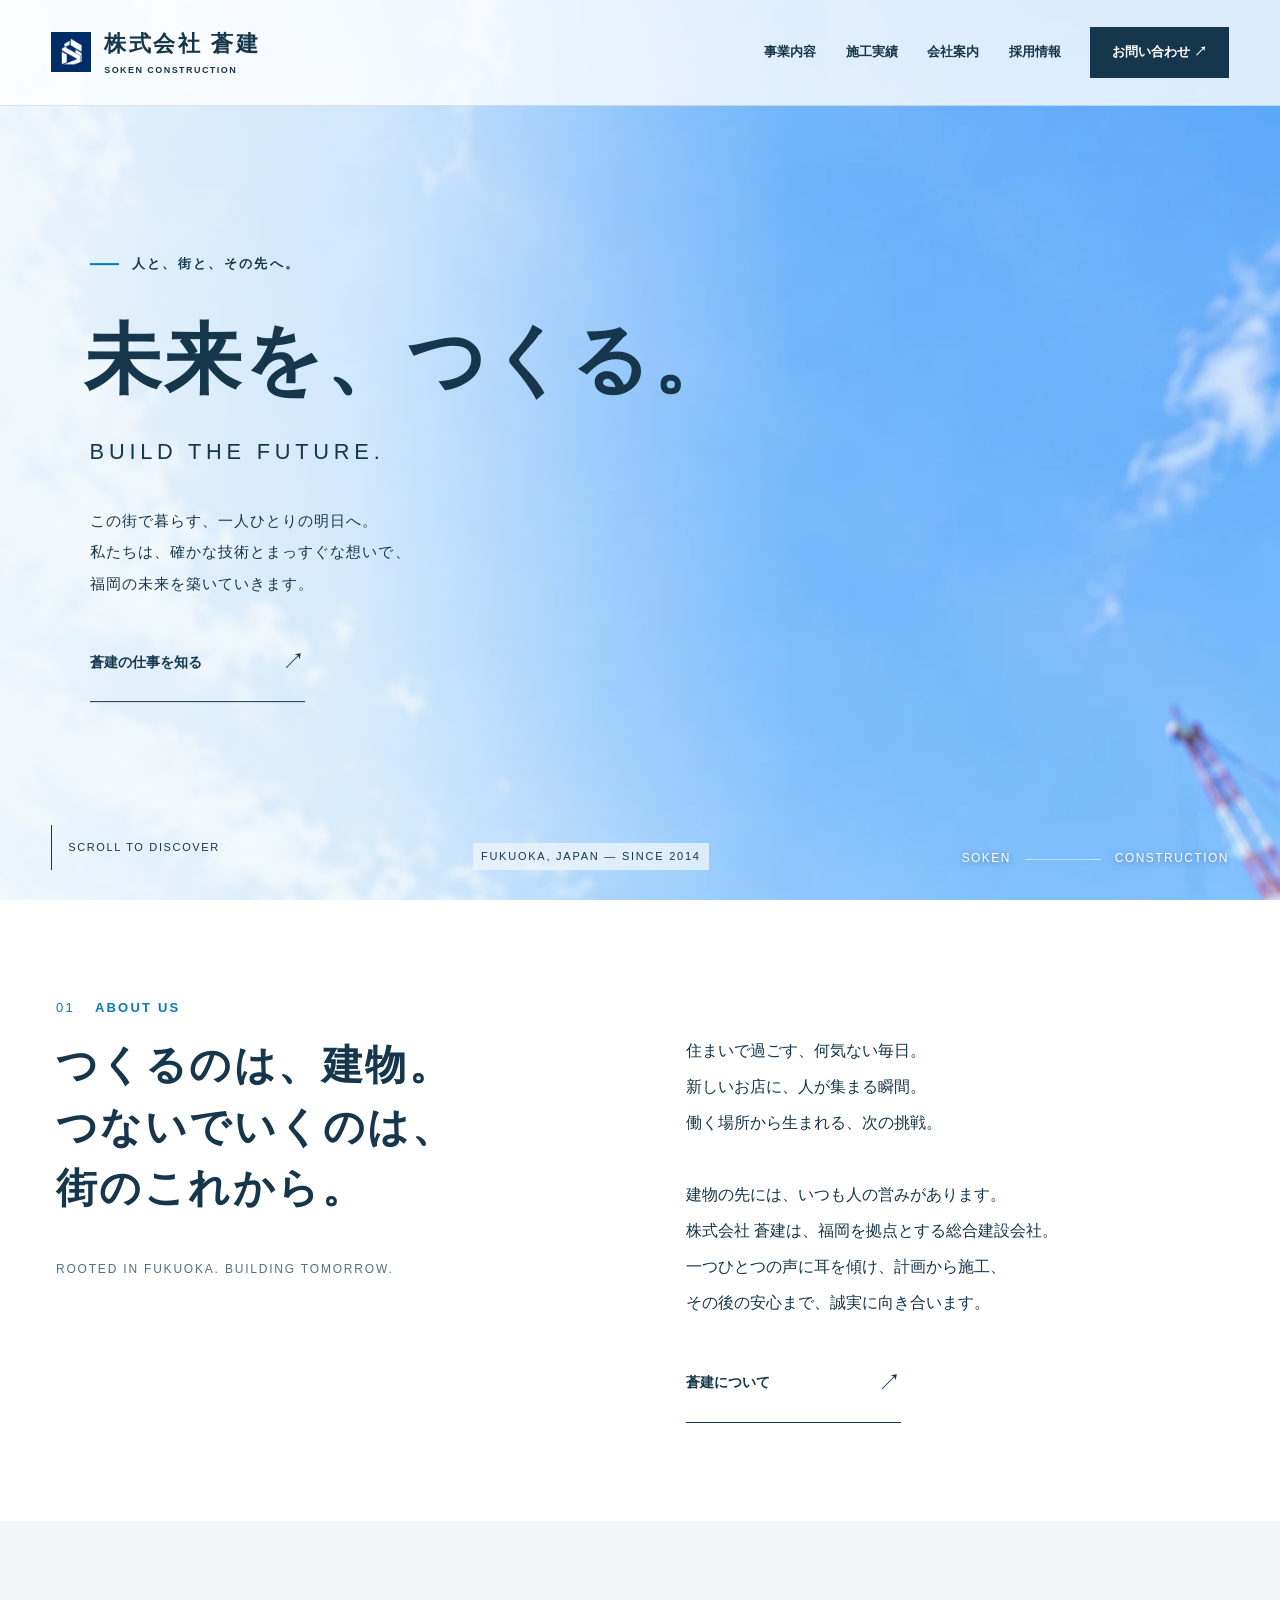
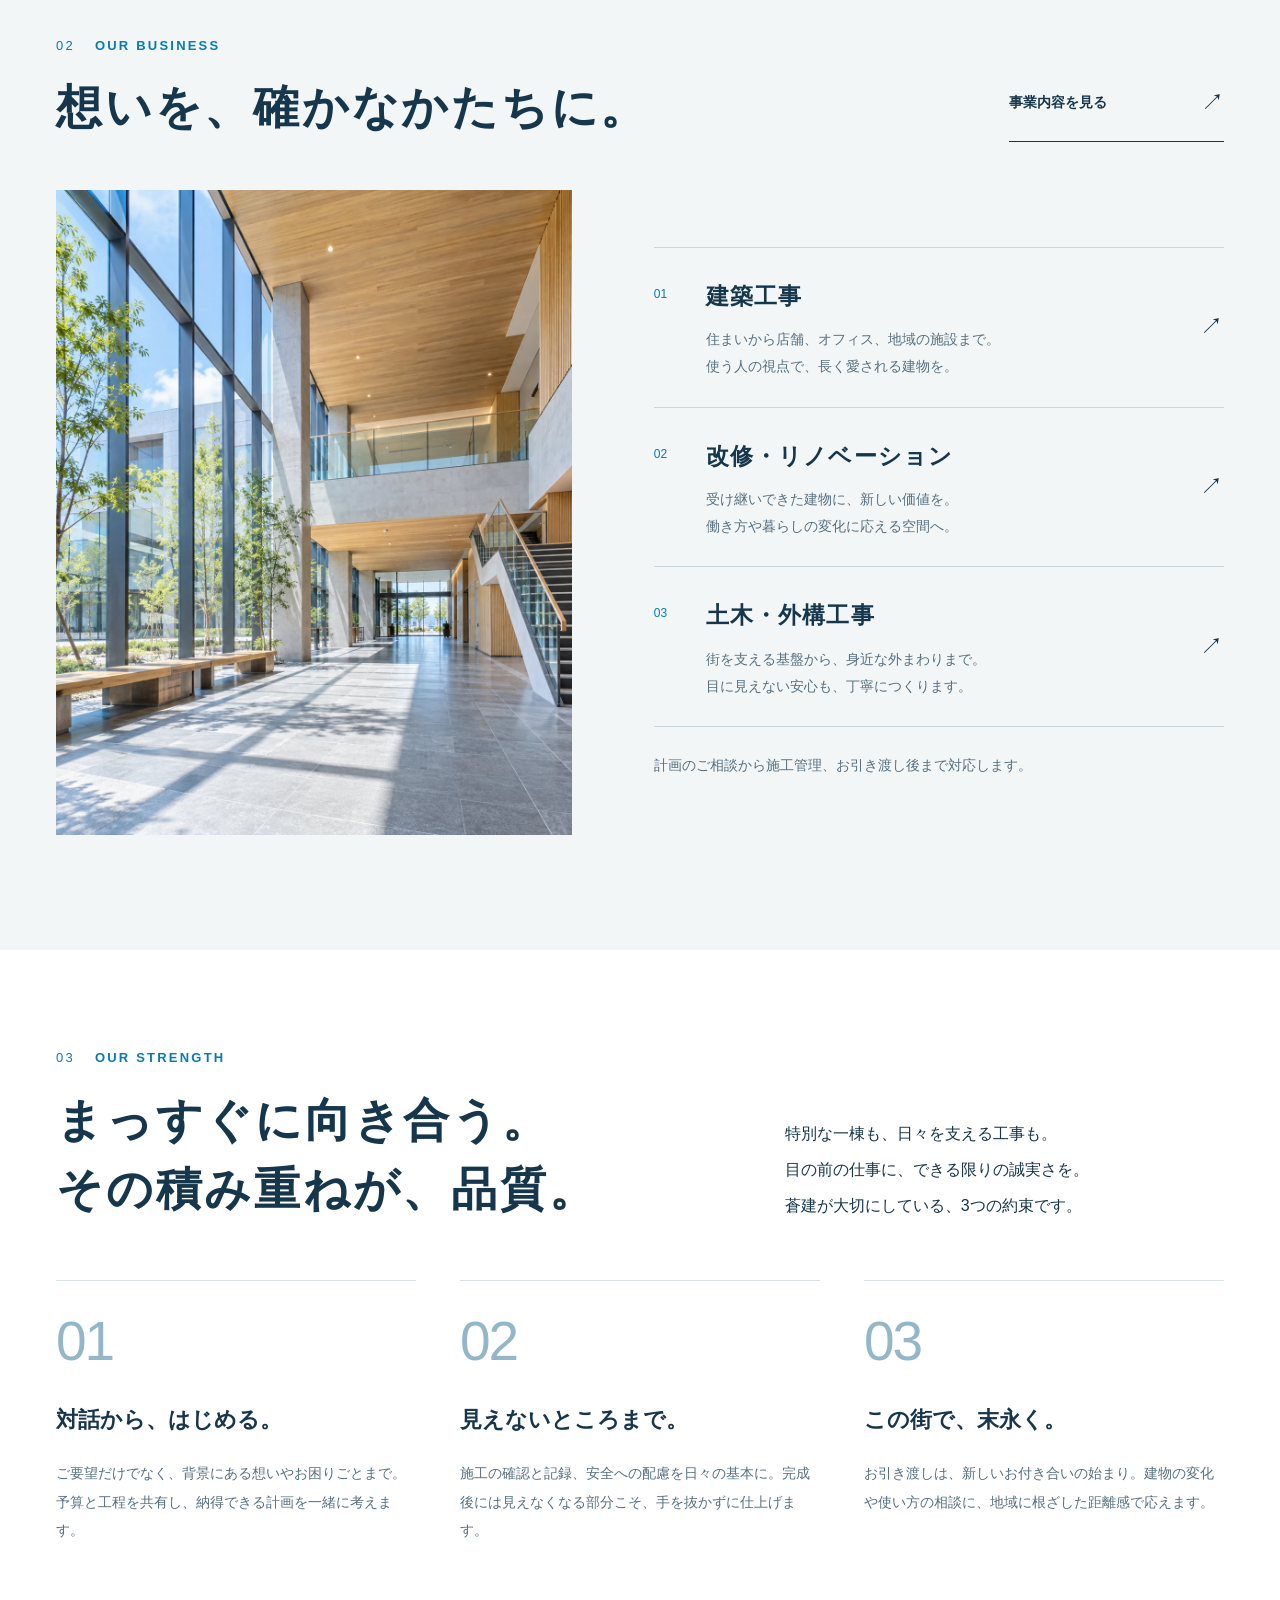
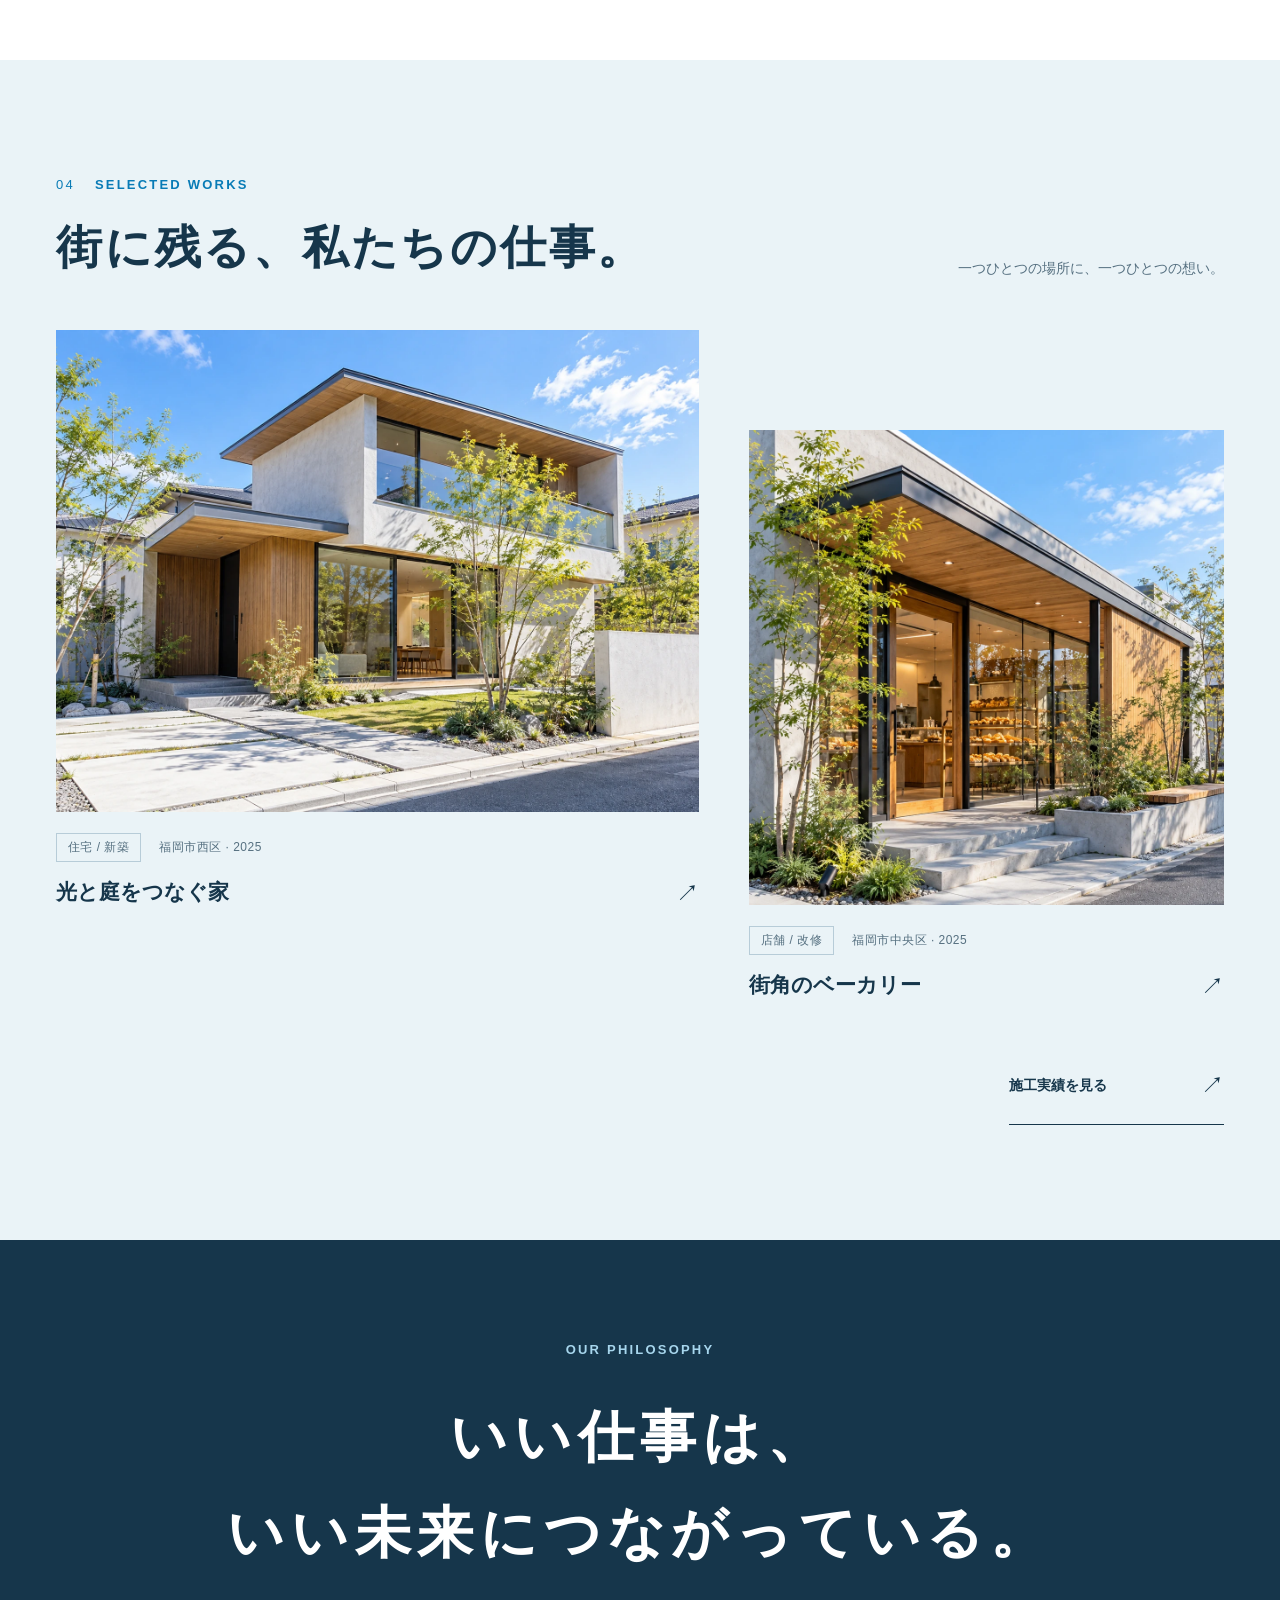
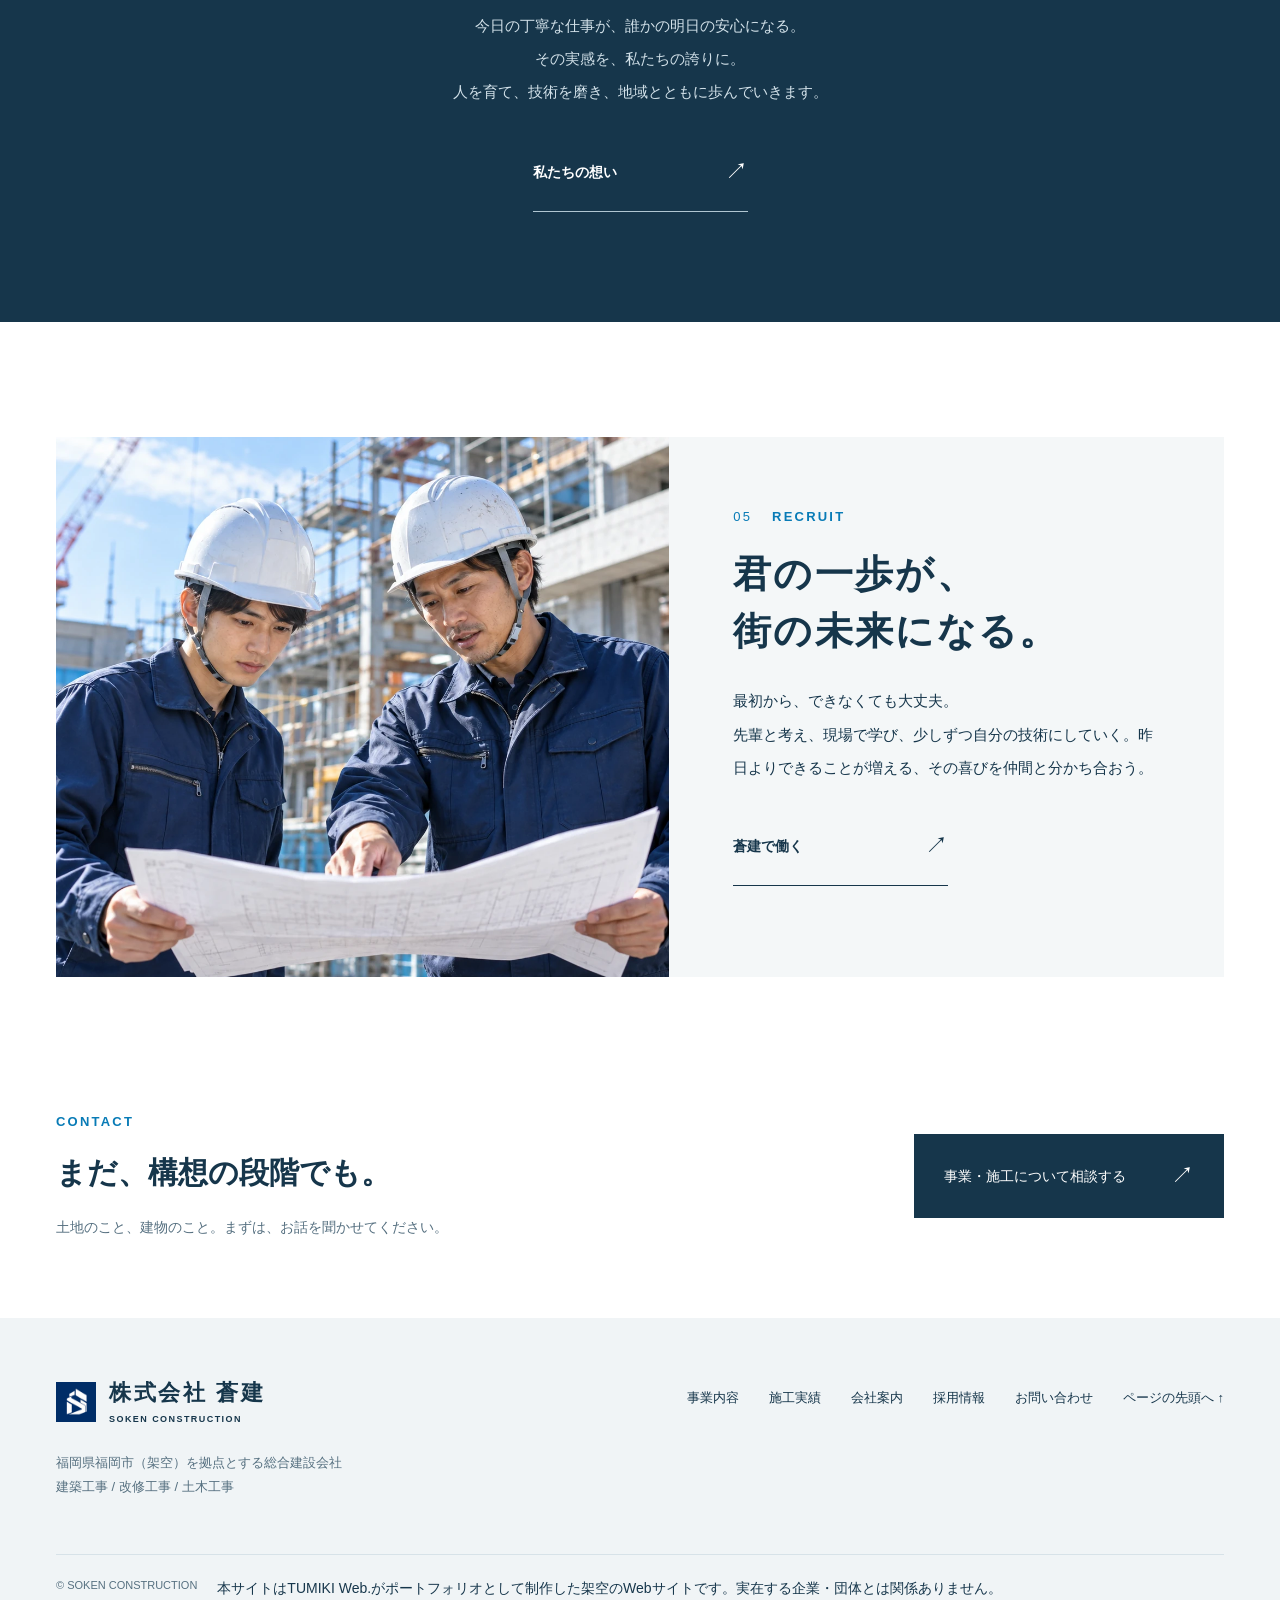
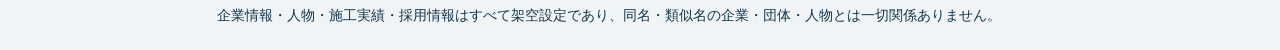
<file: index.html>
<!doctype html>
<html lang="ja">
  <head>
    <meta charset="utf-8">
    <meta name="viewport" content="width=device-width, initial-scale=1">
    <title>株式会社 蒼建｜建設会社Webサイト制作事例｜TUMIKI Web.</title>
    <meta name="description" content="TUMIKI Web.がポートフォリオとして制作した架空企業のWebサイトです。実在する同名・類似名の企業・団体・人物とは一切関係ありません。福岡を拠点に、建築・改修・土木工事を手がける株式会社 蒼建。確かな技術と誠実な対話で、人と街の未来をつくります。">
    <meta name="robots" content="index,follow">
    <meta name="theme-color" content="#16364b">
    <meta name="mobile-web-app-capable" content="yes">
    <meta name="apple-mobile-web-app-capable" content="yes">
    <meta name="apple-mobile-web-app-title" content="蒼建">
    <meta name="apple-mobile-web-app-status-bar-style" content="default">
    <meta property="og:type" content="website">
    <meta property="og:locale" content="ja_JP">
    <meta property="og:site_name" content="株式会社 蒼建｜TUMIKI Web. 制作ポートフォリオ">
    <meta property="og:title" content="株式会社 蒼建｜建設会社Webサイト制作事例｜TUMIKI Web.">
    <meta property="og:description" content="TUMIKI Web.がポートフォリオとして制作した架空企業のWebサイトです。実在する同名・類似名の企業・団体・人物とは一切関係ありません。福岡を拠点に、建築・改修・土木工事を手がける株式会社 蒼建。確かな技術と誠実な対話で、人と街の未来をつくります。">
    <link rel="canonical" href="https://tumiki-web.github.io/souken-portfolio/">
    <meta property="og:url" content="https://tumiki-web.github.io/souken-portfolio/">
    <meta property="og:image" content="https://tumiki-web.github.io/souken-portfolio/assets/images/ogp.webp">
    <meta property="og:image:width" content="1200">
    <meta property="og:image:height" content="630">
    <meta property="og:image:type" content="image/webp">
    <meta property="og:image:alt" content="株式会社 蒼建｜TUMIKI Web. 制作ポートフォリオ">
    <meta name="twitter:image" content="https://tumiki-web.github.io/souken-portfolio/assets/images/ogp.webp">
    <meta name="twitter:image:alt" content="株式会社 蒼建｜TUMIKI Web. 制作ポートフォリオ">
    <meta name="twitter:card" content="summary_large_image">
    <meta name="twitter:title" content="株式会社 蒼建｜建設会社Webサイト制作事例｜TUMIKI Web.">
    <meta name="twitter:description" content="TUMIKI Web.がポートフォリオとして制作した架空企業のWebサイトです。実在する同名・類似名の企業・団体・人物とは一切関係ありません。福岡を拠点に、建築・改修・土木工事を手がける株式会社 蒼建。確かな技術と誠実な対話で、人と街の未来をつくります。">
    <link rel="icon" href="favicon.ico" sizes="16x16 32x32 48x48">
    <link rel="apple-touch-icon" sizes="180x180" href="assets/images/apple-touch-icon.png">
    <link rel="manifest" href="manifest.webmanifest">
    <link rel="stylesheet" href="assets/css/style.css">
    <script src="assets/js/main.js" defer></script>
    <noscript>
      <style>.menu-toggle{display:none}.mobile-nav[hidden]{display:block;position:static;padding-top:100px}.hero{min-height:760px}</style>
    </noscript>
  </head>
  <body id="top">
    <a class="skip-link" href="#main">本文へスキップ</a>
    <header class="site-header">
      <a class="brand" href="index.html" aria-label="株式会社 蒼建 ホーム"><img src="assets/images/icon-192.png" alt="" width="40" height="45"><span class="brand-name">株式会社 蒼建<span class="brand-en">SOKEN CONSTRUCTION</span></span></a>
      <nav class="desktop-nav" aria-label="メインナビゲーション">
        <a href="service.html" >事業内容</a>
        <a href="works.html" >施工実績</a>
        <a href="company.html" >会社案内</a>
        <a href="recruit.html" >採用情報</a>
        <a class="nav-contact" href="contact.html">お問い合わせ <span aria-hidden="true">↗</span></a>
      </nav>
      <button class="menu-toggle" aria-label="メニューを開く" aria-expanded="false" aria-controls="mobile-nav"><span></span><span></span></button>
    </header>
    <nav class="mobile-nav" id="mobile-nav" aria-label="モバイルナビゲーション" hidden>
      <a href="index.html">HOME<small>ホーム</small></a>
      <a href="service.html" >SERVICE<small>事業内容</small></a>
      <a href="works.html" >WORKS<small>施工実績</small></a>
      <a href="company.html" >COMPANY<small>会社案内</small></a>
      <a href="recruit.html" >RECRUIT<small>採用情報</small></a>
      <a class="mobile-contact" href="contact.html">お問い合わせ <span class="arrow" aria-hidden="true">↗</span></a>
    </nav>
    <main id="main">
      <section class="hero" aria-labelledby="hero-title">
        <div class="hero-bg"><picture><source media="(max-width: 560px)" srcset="assets/images/hero-sp.webp" width="941" height="1672"><img src="assets/images/hero.webp" alt="建設現場で街の未来を見据える蒼建の若手社員" width="1672" height="941" fetchpriority="high" data-optional></picture></div>
        <div class="hero-grid" aria-hidden="true"></div>
        <div class="hero-content">
          <p class="hero-kicker">人と、街と、その先へ。</p>
          <h1 id="hero-title">未来を、つくる。</h1>
          <p class="hero-en">BUILD THE FUTURE.</p>
          <p class="hero-lead">この街で暮らす、一人ひとりの明日へ。<br>私たちは、確かな技術とまっすぐな想いで、<br>福岡の未来を築いていきます。</p>
          <a class="text-link" href="service.html">蒼建の仕事を知る<span class="arrow" aria-hidden="true">↗</span></a>
        </div>
        <div class="hero-bottom">
          <a class="hero-scroll" href="#about">SCROLL TO DISCOVER</a>
          <p class="hero-location">FUKUOKA, JAPAN — SINCE 2014</p>
          <p class="hero-index">SOKEN<span></span>CONSTRUCTION</p>
        </div>
      </section>
      <section class="section" id="about">
        <div class="wrap intro">
          <div>
            <p class="eyebrow"><span>01</span>ABOUT US</p>
            <h2 class="section-title">つくるのは、建物。<br>つないでいくのは、<br>街のこれから。</h2>
            <p class="intro-sign">ROOTED IN FUKUOKA. BUILDING TOMORROW.</p>
          </div>
          <div class="intro-body">
            <p class="copy">住まいで過ごす、何気ない毎日。<br>新しいお店に、人が集まる瞬間。<br>働く場所から生まれる、次の挑戦。<br><br>建物の先には、いつも人の営みがあります。<br>株式会社 蒼建は、福岡を拠点とする総合建設会社。<br>一つひとつの声に耳を傾け、計画から施工、<br>その後の安心まで、誠実に向き合います。</p>
            <a class="text-link" href="company.html">蒼建について<span class="arrow" aria-hidden="true">↗</span></a>
          </div>
        </div>
      </section>
      <section class="section service" id="service">
        <div class="wrap">
          <div class="section-head">
            <div>
              <p class="eyebrow"><span>02</span>OUR BUSINESS</p>
              <h2 class="section-title">想いを、確かなかたちに。</h2>
            </div>
            <a class="text-link" href="service.html">事業内容を見る<span class="arrow" aria-hidden="true">↗</span></a>
          </div>
          <div class="service-layout">
            <div class="media service-visual media--photo" data-label="SPACE / DETAIL / QUALITY"><img src="assets/images/business.webp" alt="自然光が差し込む、丁寧に施工された建物の内観" width="1200" height="900" loading="lazy" decoding="async" data-optional></div>
            <div>
              <div class="service-list"><a href="service.html#architecture"><span class="item-no">01</span><div><h3>建築工事</h3><p>住まいから店舗、オフィス、地域の施設まで。<br>使う人の視点で、長く愛される建物を。</p></div><span class="arrow" aria-hidden="true">↗</span></a><a href="service.html#renovation"><span class="item-no">02</span><div><h3>改修・リノベーション</h3><p>受け継いできた建物に、新しい価値を。<br>働き方や暮らしの変化に応える空間へ。</p></div><span class="arrow" aria-hidden="true">↗</span></a><a href="service.html#civil"><span class="item-no">03</span><div><h3>土木・外構工事</h3><p>街を支える基盤から、身近な外まわりまで。<br>目に見えない安心も、丁寧につくります。</p></div><span class="arrow" aria-hidden="true">↗</span></a></div>
              <p class="section-note">計画のご相談から施工管理、お引き渡し後まで対応します。</p>
            </div>
          </div>
        </div>
      </section>
      <section class="section strength">
        <div class="wrap">
          <div class="strength-top">
            <div>
              <p class="eyebrow"><span>03</span>OUR STRENGTH</p>
              <h2 class="section-title">まっすぐに<span class="strength-quality">向き合う。</span><br>その積み重ねが、<span class="strength-quality">品質。</span></h2>
            </div>
            <p class="copy">特別な一棟も、日々を支える工事も。<br>目の前の仕事に、できる限りの誠実さを。<br>蒼建が大切にしている、3つの約束です。</p>
          </div>
          <div class="strength-items">
            <article class="strength-item">
              <span class="strength-number">01</span>
              <h3>対話から、はじめる。</h3>
              <p>ご要望だけでなく、背景にある想いやお困りごとまで。予算と工程を共有し、納得できる計画を一緒に考えます。</p>
            </article>
            <article class="strength-item">
              <span class="strength-number">02</span>
              <h3>見えないところまで。</h3>
              <p>施工の確認と記録、安全への配慮を日々の基本に。完成後には見えなくなる部分こそ、手を抜かずに仕上げます。</p>
            </article>
            <article class="strength-item">
              <span class="strength-number">03</span>
              <h3>この街で、末永く。</h3>
              <p>お引き渡しは、新しいお付き合いの始まり。建物の変化や使い方の相談に、地域に根ざした距離感で応えます。</p>
            </article>
          </div>
        </div>
      </section>
      <section class="section works" id="works">
        <div class="wrap">
          <div class="section-head">
            <div>
              <p class="eyebrow"><span>04</span>SELECTED WORKS</p>
              <h2 class="section-title">街に残る、私たちの仕事。</h2>
            </div>
            <p class="section-note">一つひとつの場所に、一つひとつの想い。</p>
          </div>
          <div class="works-grid"><a class="work" href="works.html#house"><div class="media media--photo" data-label="01 / RESIDENCE"><img src="assets/images/works-house.webp" alt="緑の庭と大きな開口部を備えた二階建て住宅の外観" width="1200" height="900" loading="lazy" decoding="async" data-optional></div><div class="work-meta"><span>住宅 / 新築</span><span>福岡市西区 · 2025</span></div><h3>光と庭をつなぐ家<span class="arrow" aria-hidden="true">↗</span></h3></a><a class="work" href="works.html#shop"><div class="media media--photo" data-label="02 / COMMERCIAL"><img src="assets/images/works-bakery.webp" alt="ガラス面と木材、植栽が調和するベーカリーの外観" width="1200" height="900" loading="lazy" decoding="async" data-optional></div><div class="work-meta"><span>店舗 / 改修</span><span>福岡市中央区 · 2025</span></div><h3>街角のベーカリー<span class="arrow" aria-hidden="true">↗</span></h3></a></div>
          <div class="works-more"><a class="text-link" href="works.html">施工実績を見る<span class="arrow" aria-hidden="true">↗</span></a></div>
        </div>
      </section>
      <section class="philosophy">
        <p class="eyebrow">OUR PHILOSOPHY</p>
        <h2>いい仕事は、<br>いい未来につながっている。</h2>
        <p>今日の丁寧な仕事が、誰かの明日の安心になる。<br>その実感を、私たちの誇りに。<br>人を育て、技術を磨き、地域とともに歩んでいきます。</p>
        <a class="text-link" href="company.html#philosophy">私たちの想い<span class="arrow" aria-hidden="true">↗</span></a>
      </section>
      <section class="section">
        <div class="wrap recruit">
          <div class="media recruit-photo media--photo" data-label="PEOPLE / TEAM / GROWTH"><img src="assets/images/recruit.webp" alt="建設現場で図面を囲み、相談し合う若手社員と先輩社員" width="1200" height="900" loading="lazy" decoding="async" data-optional></div>
          <div class="recruit-copy">
            <p class="eyebrow"><span>05</span>RECRUIT</p>
            <h2 class="section-title">君の一歩が、<br>街の未来になる。</h2>
            <p class="copy">最初から、できなくても大丈夫。<br>先輩と考え、現場で学び、少しずつ自分の技術にしていく。昨日よりできることが増える、その喜びを仲間と分かち合おう。</p>
            <a class="text-link" href="recruit.html">蒼建で働く<span class="arrow" aria-hidden="true">↗</span></a>
          </div>
        </div>
      </section>
      <section class="contact-band">
        <div class="wrap contact-inner">
          <div>
            <p class="eyebrow">CONTACT</p>
            <h2>まだ、構想の段階でも。</h2>
            <p>土地のこと、建物のこと。まずは、お話を聞かせてください。</p>
          </div>
          <a class="button" href="contact.html">事業・施工について相談する<span class="arrow" aria-hidden="true">↗</span></a>
        </div>
      </section>
    </main>
    <footer class="site-footer">
      <div class="wrap">
        <div class="footer-top">
          <div>
            <a class="brand" href="index.html"><img src="assets/images/icon-192.png" alt="" width="40" height="45"><span class="brand-name">株式会社 蒼建<span class="brand-en">SOKEN CONSTRUCTION</span></span></a>
            <p class="footer-address">福岡県福岡市（架空）を拠点とする総合建設会社<br>建築工事 / 改修工事 / 土木工事</p>
          </div>
          <nav class="footer-nav" aria-label="フッターナビゲーション">
            <a href="service.html">事業内容</a>
            <a href="works.html">施工実績</a>
            <a href="company.html">会社案内</a>
            <a href="recruit.html">採用情報</a>
            <a href="contact.html">お問い合わせ</a>
            <a href="#top">ページの先頭へ ↑</a>
          </nav>
        </div>
        <div class="footer-bottom">
          <p>© SOKEN CONSTRUCTION</p>
          <p class="portfolio-note">本サイトはTUMIKI Web.がポートフォリオとして制作した架空のWebサイトです。実在する企業・団体とは関係ありません。<br>企業情報・人物・施工実績・採用情報はすべて架空設定であり、同名・類似名の企業・団体・人物とは一切関係ありません。</p>
        </div>
      </div>
    </footer>
  </body>
</html>
</file>
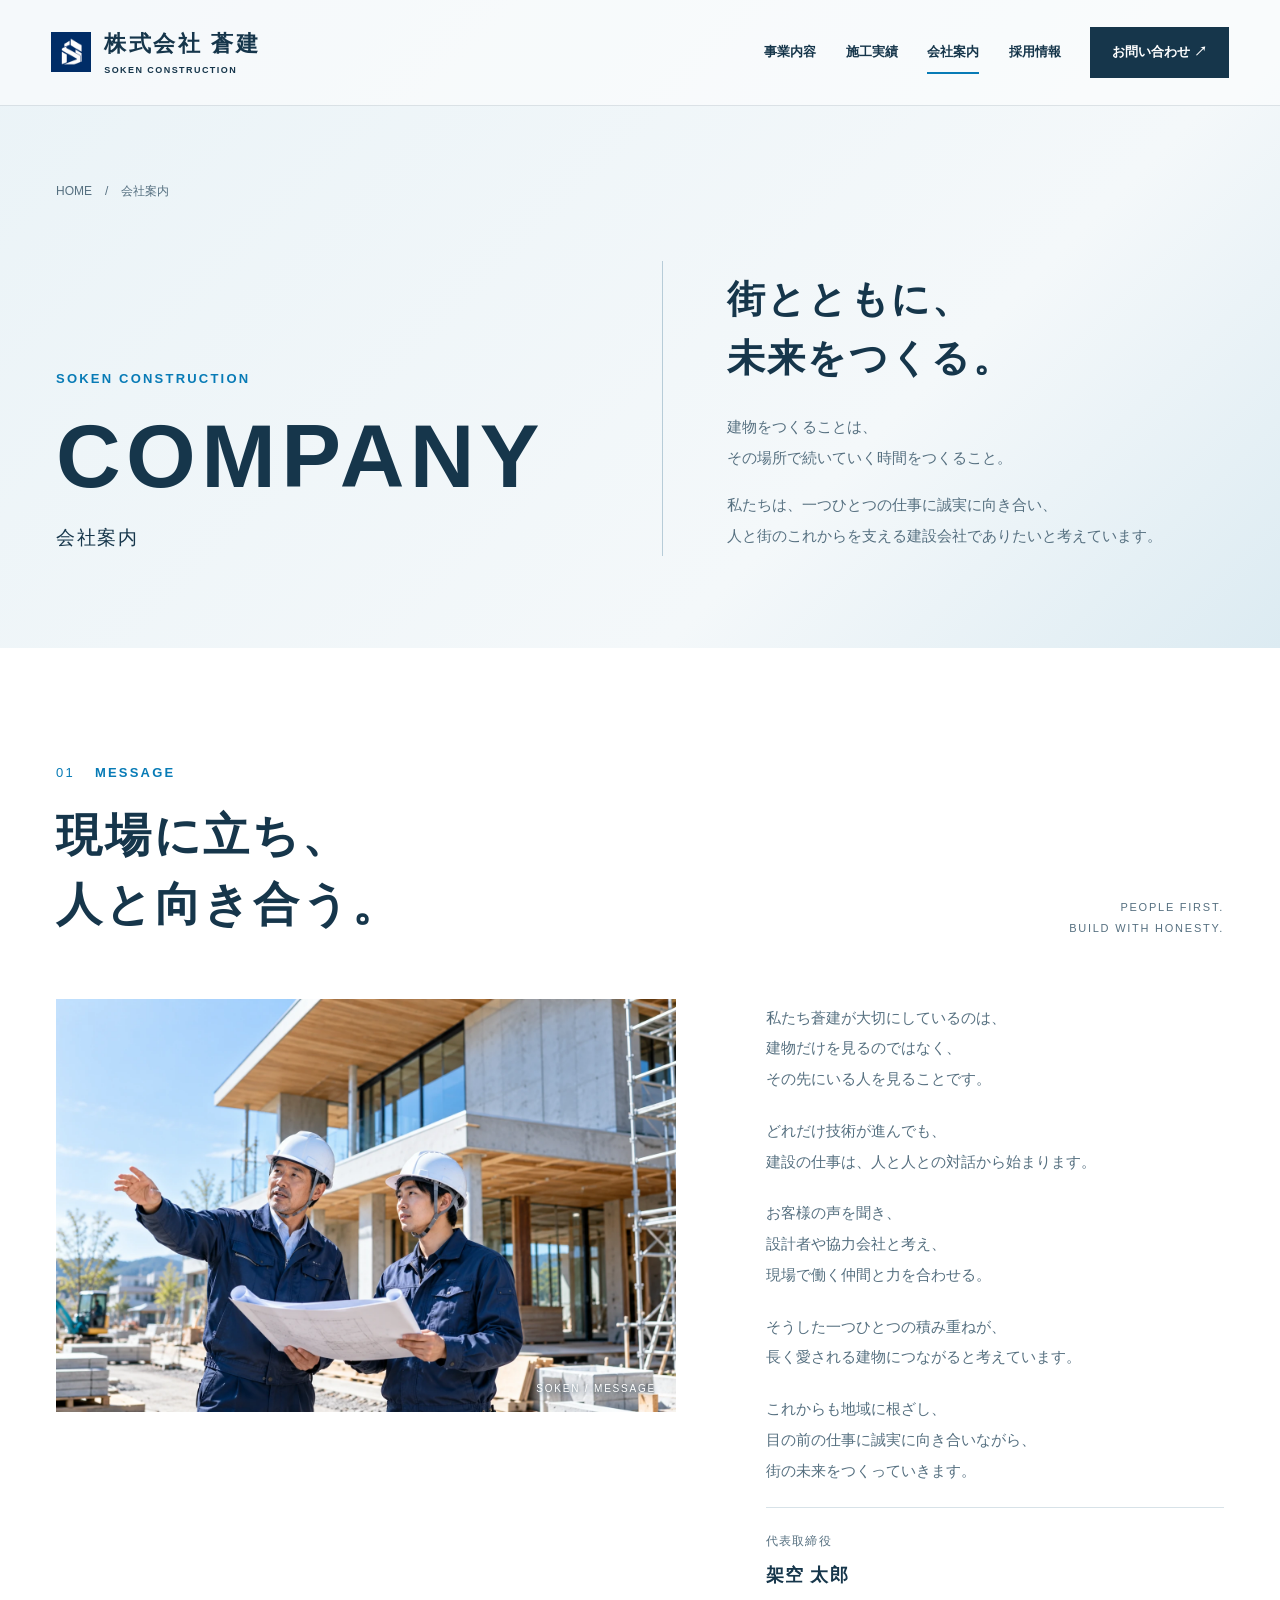
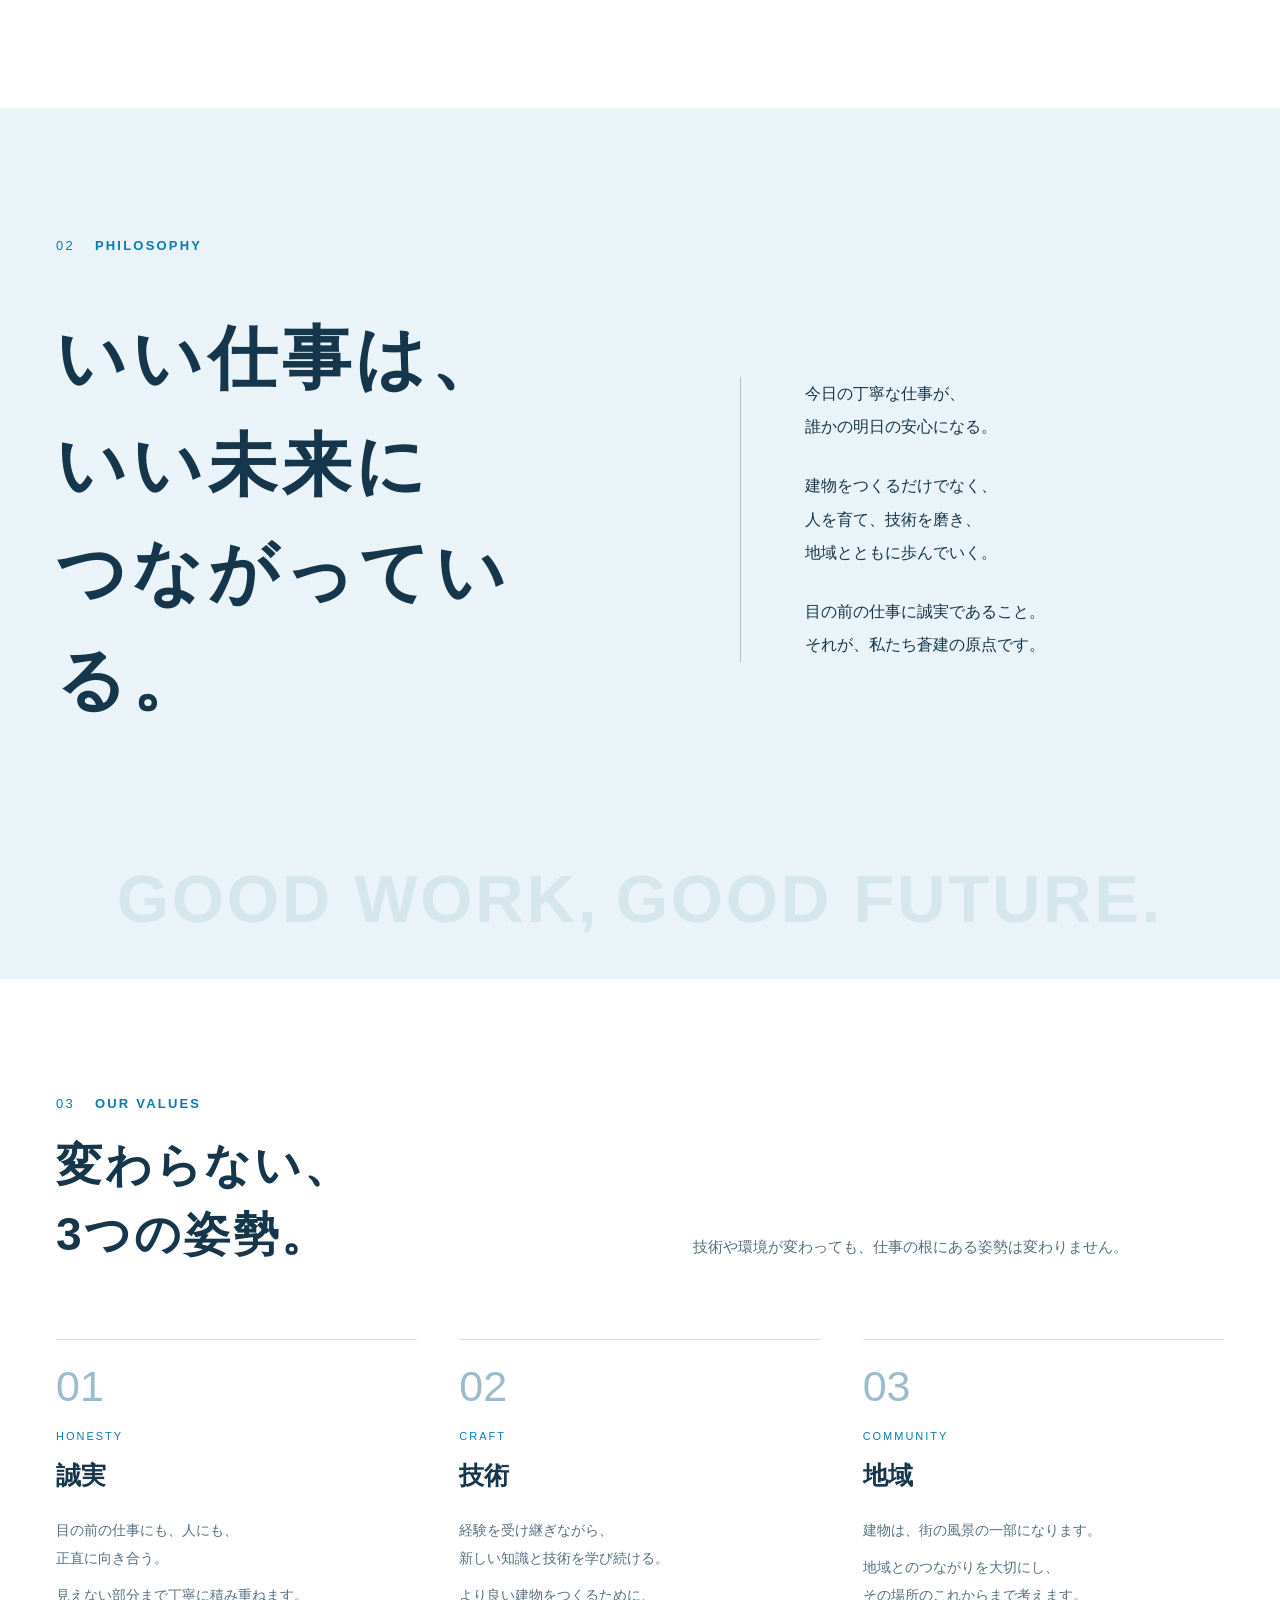
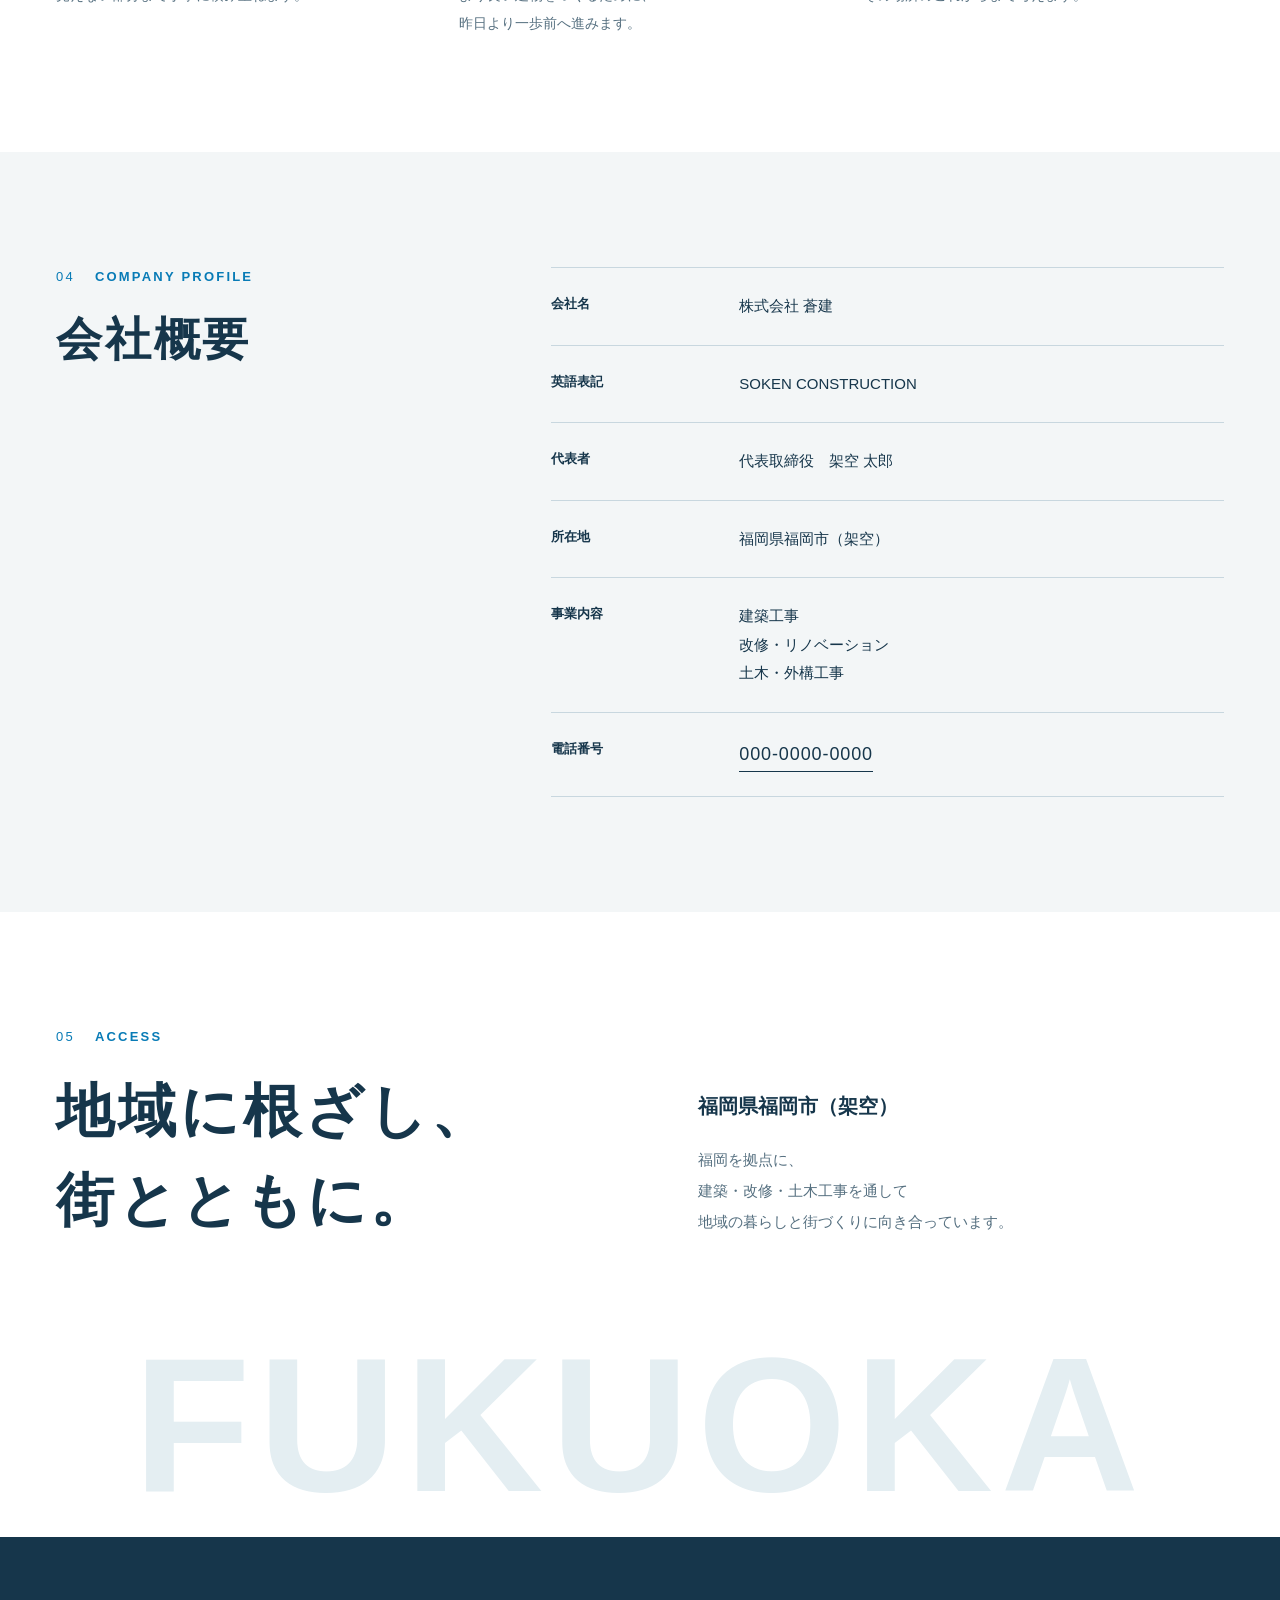
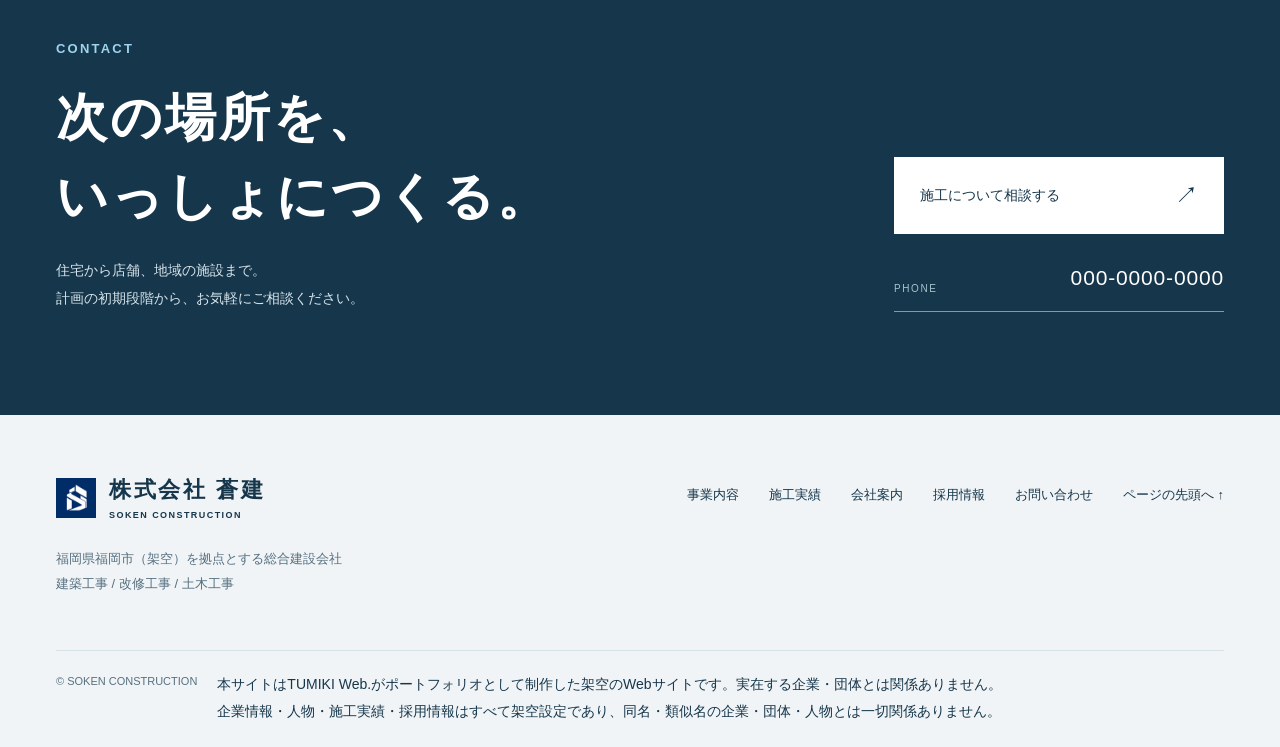
<file: company.html>
<!doctype html>
<html lang="ja">
  <head>
    <meta charset="utf-8">
    <meta name="viewport" content="width=device-width, initial-scale=1">
    <title>会社案内｜株式会社 蒼建｜建設会社Webサイト制作事例｜TUMIKI Web.</title>
    <meta name="description" content="TUMIKI Web.がポートフォリオとして制作した架空企業のWebサイトです。実在する同名・類似名の企業・団体・人物とは一切関係ありません。一つひとつの仕事に誠実に向き合い、人と街のこれからを支える株式会社 蒼建の理念と会社案内。">
    <meta name="robots" content="index,follow">
    <meta name="theme-color" content="#16364b">
    <meta name="mobile-web-app-capable" content="yes">
    <meta name="apple-mobile-web-app-capable" content="yes">
    <meta name="apple-mobile-web-app-title" content="蒼建">
    <meta name="apple-mobile-web-app-status-bar-style" content="default">
    <meta property="og:type" content="article">
    <meta property="og:locale" content="ja_JP">
    <meta property="og:site_name" content="株式会社 蒼建｜TUMIKI Web. 制作ポートフォリオ">
    <meta property="og:title" content="会社案内｜株式会社 蒼建｜建設会社Webサイト制作事例｜TUMIKI Web.">
    <meta property="og:description" content="TUMIKI Web.がポートフォリオとして制作した架空企業のWebサイトです。実在する同名・類似名の企業・団体・人物とは一切関係ありません。一つひとつの仕事に誠実に向き合い、人と街のこれからを支える株式会社 蒼建の理念と会社案内。">
    <link rel="canonical" href="https://tumiki-web.github.io/souken-portfolio/company.html">
    <meta property="og:url" content="https://tumiki-web.github.io/souken-portfolio/company.html">
    <meta property="og:image" content="https://tumiki-web.github.io/souken-portfolio/assets/images/ogp.webp">
    <meta property="og:image:width" content="1200">
    <meta property="og:image:height" content="630">
    <meta property="og:image:type" content="image/webp">
    <meta property="og:image:alt" content="株式会社 蒼建｜TUMIKI Web. 制作ポートフォリオ">
    <meta name="twitter:image" content="https://tumiki-web.github.io/souken-portfolio/assets/images/ogp.webp">
    <meta name="twitter:image:alt" content="株式会社 蒼建｜TUMIKI Web. 制作ポートフォリオ">
    <meta name="twitter:card" content="summary_large_image">
    <meta name="twitter:title" content="会社案内｜株式会社 蒼建｜建設会社Webサイト制作事例｜TUMIKI Web.">
    <meta name="twitter:description" content="TUMIKI Web.がポートフォリオとして制作した架空企業のWebサイトです。実在する同名・類似名の企業・団体・人物とは一切関係ありません。一つひとつの仕事に誠実に向き合い、人と街のこれからを支える株式会社 蒼建の理念と会社案内。">
    <link rel="icon" href="favicon.ico" sizes="16x16 32x32 48x48">
    <link rel="apple-touch-icon" sizes="180x180" href="assets/images/apple-touch-icon.png">
    <link rel="manifest" href="manifest.webmanifest">
    <link rel="stylesheet" href="assets/css/style.css">
    <script src="assets/js/main.js" defer></script>
    <noscript>
      <style>.menu-toggle{display:none}.mobile-nav[hidden]{display:block;position:static;padding-top:100px}.hero{min-height:760px}</style>
    </noscript>
  </head>
  <body id="top">
    <a class="skip-link" href="#main">本文へスキップ</a>
    <header class="site-header">
      <a class="brand" href="index.html" aria-label="株式会社 蒼建 ホーム"><img src="assets/images/icon-192.png" alt="" width="40" height="45"><span class="brand-name">株式会社 蒼建<span class="brand-en">SOKEN CONSTRUCTION</span></span></a>
      <nav class="desktop-nav" aria-label="メインナビゲーション">
        <a href="service.html" >事業内容</a>
        <a href="works.html" >施工実績</a>
        <a href="company.html" aria-current="page">会社案内</a>
        <a href="recruit.html" >採用情報</a>
        <a class="nav-contact" href="contact.html">お問い合わせ <span aria-hidden="true">↗</span></a>
      </nav>
      <button class="menu-toggle" aria-label="メニューを開く" aria-expanded="false" aria-controls="mobile-nav"><span></span><span></span></button>
    </header>
    <nav class="mobile-nav" id="mobile-nav" aria-label="モバイルナビゲーション" hidden>
      <a href="index.html">HOME<small>ホーム</small></a>
      <a href="service.html" >SERVICE<small>事業内容</small></a>
      <a href="works.html" >WORKS<small>施工実績</small></a>
      <a href="company.html" aria-current="page">COMPANY<small>会社案内</small></a>
      <a href="recruit.html" >RECRUIT<small>採用情報</small></a>
      <a class="mobile-contact" href="contact.html">お問い合わせ <span class="arrow" aria-hidden="true">↗</span></a>
    </nav>
    <main id="main">
      <section class="page-hero service-page-hero company-page-hero">
        <div class="wrap">
          <nav class="breadcrumbs" aria-label="パンくず">
            <a href="index.html">HOME</a>
            <span aria-hidden="true">/</span>
            <span>会社案内</span>
          </nav>
          <div class="service-hero-layout">
            <div>
              <p class="eyebrow">SOKEN CONSTRUCTION</p>
              <h1>COMPANY</h1>
              <p class="page-ja">会社案内</p>
            </div>
            <div class="service-hero-copy company-hero-copy">
              <p class="service-hero-title"><span class="service-line">街とともに、</span><br>未来をつくる。</p>
              <p>建物をつくることは、<br>その場所で続いていく時間をつくること。</p>
              <p>私たちは、一つひとつの仕事に誠実に向き合い、<br>人と街のこれからを支える建設会社でありたいと考えています。</p>
            </div>
          </div>
        </div>
      </section>
      <section class="section company-message">
        <div class="wrap">
          <div class="company-section-head">
            <div>
              <p class="eyebrow"><span>01</span>MESSAGE</p>
              <h2 class="section-title">現場に立ち、<br>人と向き合う。</h2>
            </div>
            <p class="company-section-note">PEOPLE FIRST.<br>BUILD WITH HONESTY.</p>
          </div>
          <div class="company-message-layout">
            <figure class="company-message-image"><img src="assets/images/company-message.webp" alt="建築現場で図面を確認しながら対話する代表者と若手社員" width="1536" height="1024" loading="lazy" decoding="async"></figure>
            <div class="company-message-text">
              <p>私たち蒼建が大切にしているのは、<br>建物だけを見るのではなく、<br>その先にいる人を見ることです。</p>
              <p>どれだけ技術が進んでも、<br>建設の仕事は、人と人との対話から始まります。</p>
              <p>お客様の声を聞き、<br>設計者や協力会社と考え、<br>現場で働く仲間と力を合わせる。</p>
              <p>そうした一つひとつの積み重ねが、<br>長く愛される建物につながると考えています。</p>
              <p>これからも地域に根ざし、<br>目の前の仕事に誠実に向き合いながら、<br>街の未来をつくっていきます。</p>
              <p class="company-signature"><span>代表取締役</span>架空 太郎</p>
            </div>
          </div>
        </div>
      </section>
      <section class="company-philosophy" id="philosophy">
        <div class="wrap">
          <p class="eyebrow"><span>02</span>PHILOSOPHY</p>
          <div class="company-philosophy-layout">
            <h2>いい仕事は、<br>いい未来に<br>つながっている。</h2>
            <div class="company-philosophy-copy">
              <p>今日の丁寧な仕事が、<br>誰かの明日の安心になる。</p>
              <p>建物をつくるだけでなく、<br>人を育て、技術を磨き、<br>地域とともに歩んでいく。</p>
              <p>目の前の仕事に誠実であること。<br>それが、私たち蒼建の原点です。</p>
            </div>
          </div>
          <p class="company-philosophy-word" aria-hidden="true"><span>GOOD WORK,</span><span>GOOD FUTURE.</span></p>
        </div>
      </section>
      <section class="section company-values">
        <div class="wrap">
          <div class="company-section-lead">
            <div>
              <p class="eyebrow"><span>03</span>OUR VALUES</p>
              <h2 class="section-title">変わらない、<br>3つの姿勢。</h2>
            </div>
            <p>技術や環境が変わっても、仕事の根にある姿勢は変わりません。</p>
          </div>
          <div class="company-values-list">
            <article>
              <span>01</span>
              <p class="company-value-en">HONESTY</p>
              <h3>誠実</h3>
              <p>目の前の仕事にも、人にも、<br>正直に向き合う。</p>
              <p>見えない部分まで丁寧に積み重ねます。</p>
            </article>
            <article>
              <span>02</span>
              <p class="company-value-en">CRAFT</p>
              <h3>技術</h3>
              <p>経験を受け継ぎながら、<br>新しい知識と技術を学び続ける。</p>
              <p>より良い建物をつくるために、<br>昨日より一歩前へ進みます。</p>
            </article>
            <article>
              <span>03</span>
              <p class="company-value-en">COMMUNITY</p>
              <h3>地域</h3>
              <p>建物は、街の風景の一部になります。</p>
              <p>地域とのつながりを大切にし、<br>その場所のこれからまで考えます。</p>
            </article>
          </div>
        </div>
      </section>
      <section class="section company-profile">
        <div class="wrap company-profile-layout">
          <div>
            <p class="eyebrow"><span>04</span>COMPANY PROFILE</p>
            <h2 class="section-title">会社概要</h2>
          </div>
          <dl class="company-profile-list">
            <div>
              <dt>会社名</dt>
              <dd>株式会社 蒼建</dd>
            </div>
            <div>
              <dt>英語表記</dt>
              <dd>SOKEN CONSTRUCTION</dd>
            </div>
            <div>
              <dt>代表者</dt>
              <dd>代表取締役　架空 太郎</dd>
            </div>
            <div>
              <dt>所在地</dt>
              <dd>福岡県福岡市（架空）</dd>
            </div>
            <div>
              <dt>事業内容</dt>
              <dd><span>建築工事</span><span>改修・リノベーション</span><span>土木・外構工事</span></dd>
            </div>
            <div>
              <dt>電話番号</dt>
              <dd><a href="tel:00000000000">000-0000-0000</a></dd>
            </div>
          </dl>
        </div>
      </section>
      <section class="company-access">
        <div class="wrap">
          <div class="company-access-head">
            <div>
              <p class="eyebrow"><span>05</span>ACCESS</p>
              <h2>地域に根ざし、<br>街とともに。</h2>
            </div>
            <address><strong>福岡県福岡市（架空）</strong><p>福岡を拠点に、<br>建築・改修・土木工事を通して<br>地域の暮らしと街づくりに向き合っています。</p></address>
          </div>
          <p class="company-access-word" aria-hidden="true">FUKUOKA</p>
        </div>
      </section>
      <section class="service-contact company-contact">
        <div class="wrap service-contact-inner">
          <div>
            <p class="eyebrow">CONTACT</p>
            <h2>次の場所を、<br>いっしょにつくる。</h2>
            <p>住宅から店舗、地域の施設まで。<br>計画の初期段階から、お気軽にご相談ください。</p>
          </div>
          <div class="service-contact-actions"><a class="button" href="contact.html">施工について相談する<span class="arrow" aria-hidden="true">↗</span></a><a class="service-phone" href="tel:00000000000"><span>PHONE</span>000-0000-0000</a></div>
        </div>
      </section>
    </main>
    <footer class="site-footer">
      <div class="wrap">
        <div class="footer-top">
          <div>
            <a class="brand" href="index.html"><img src="assets/images/icon-192.png" alt="" width="40" height="45"><span class="brand-name">株式会社 蒼建<span class="brand-en">SOKEN CONSTRUCTION</span></span></a>
            <p class="footer-address">福岡県福岡市（架空）を拠点とする総合建設会社<br>建築工事 / 改修工事 / 土木工事</p>
          </div>
          <nav class="footer-nav" aria-label="フッターナビゲーション">
            <a href="service.html">事業内容</a>
            <a href="works.html">施工実績</a>
            <a href="company.html">会社案内</a>
            <a href="recruit.html">採用情報</a>
            <a href="contact.html">お問い合わせ</a>
            <a href="#top">ページの先頭へ ↑</a>
          </nav>
        </div>
        <div class="footer-bottom">
          <p>© SOKEN CONSTRUCTION</p>
          <p class="portfolio-note">本サイトはTUMIKI Web.がポートフォリオとして制作した架空のWebサイトです。実在する企業・団体とは関係ありません。<br>企業情報・人物・施工実績・採用情報はすべて架空設定であり、同名・類似名の企業・団体・人物とは一切関係ありません。</p>
        </div>
      </div>
    </footer>
  </body>
</html>
</file>
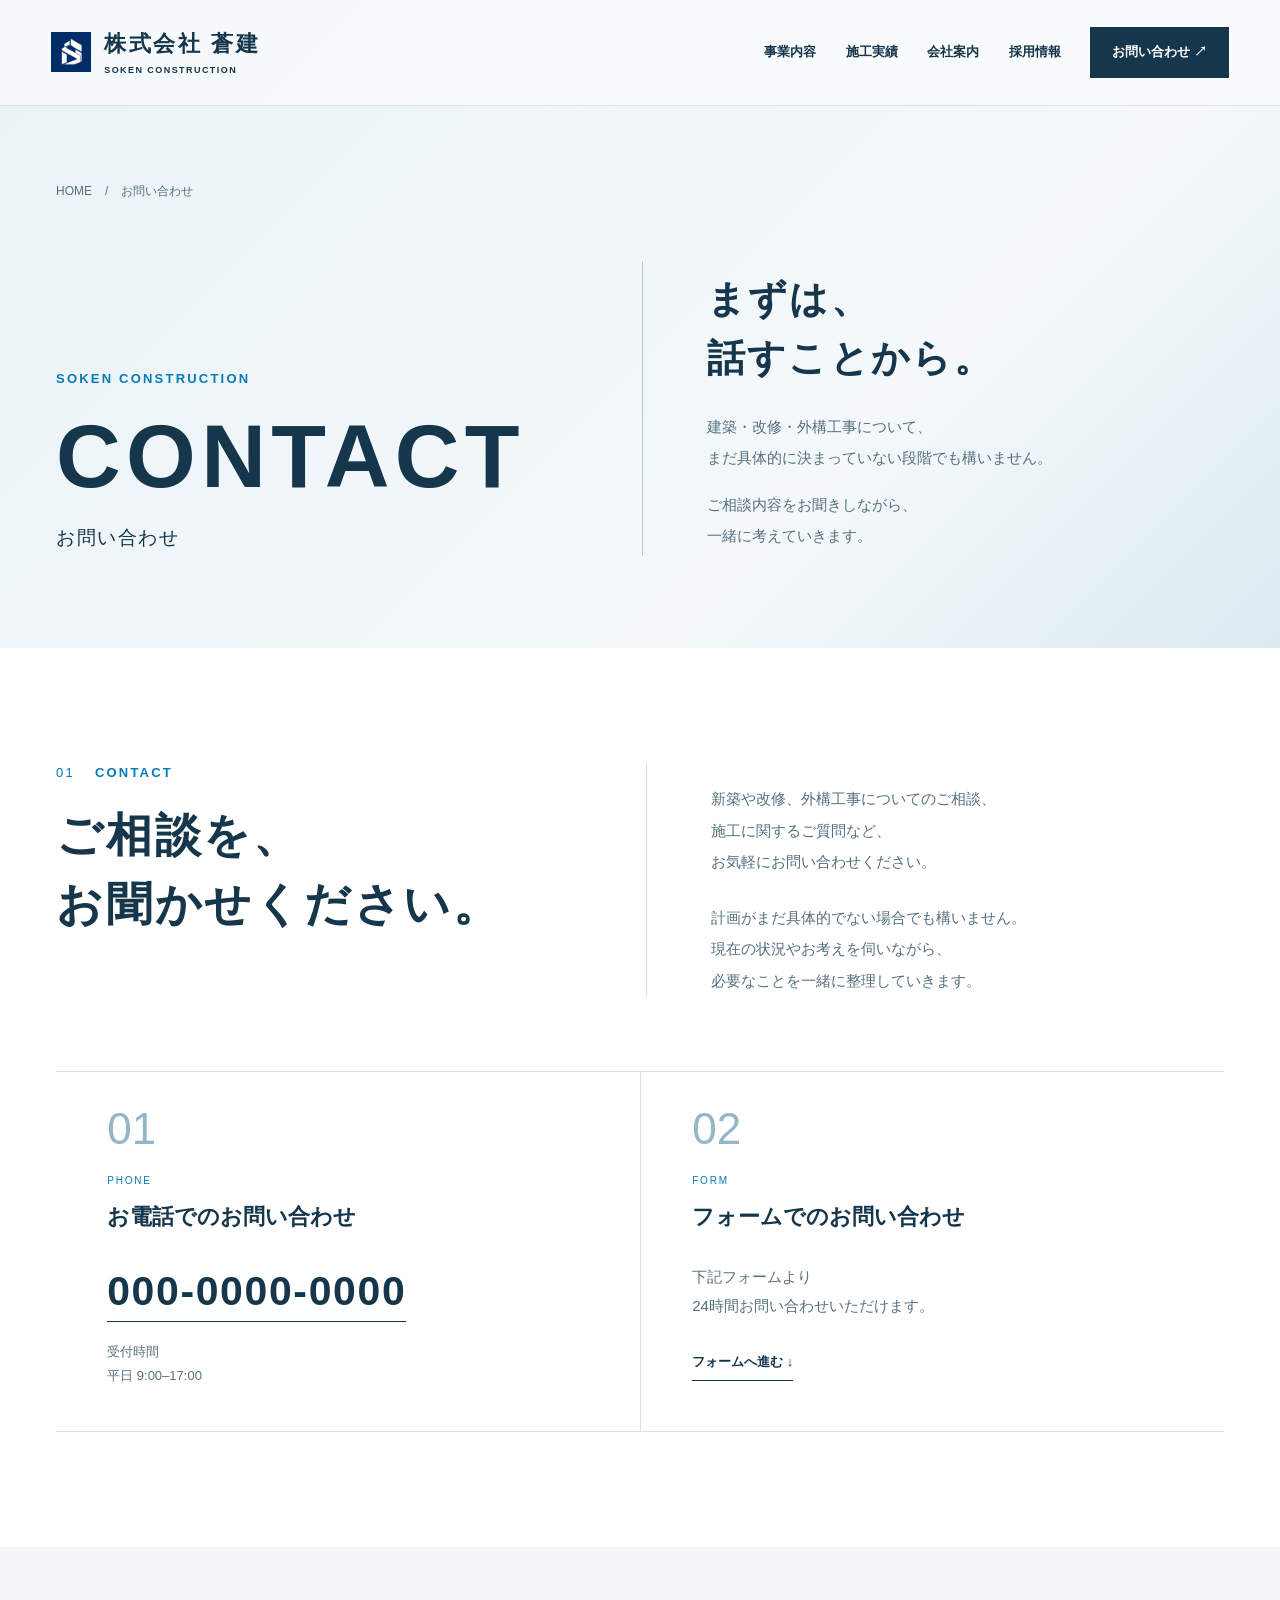
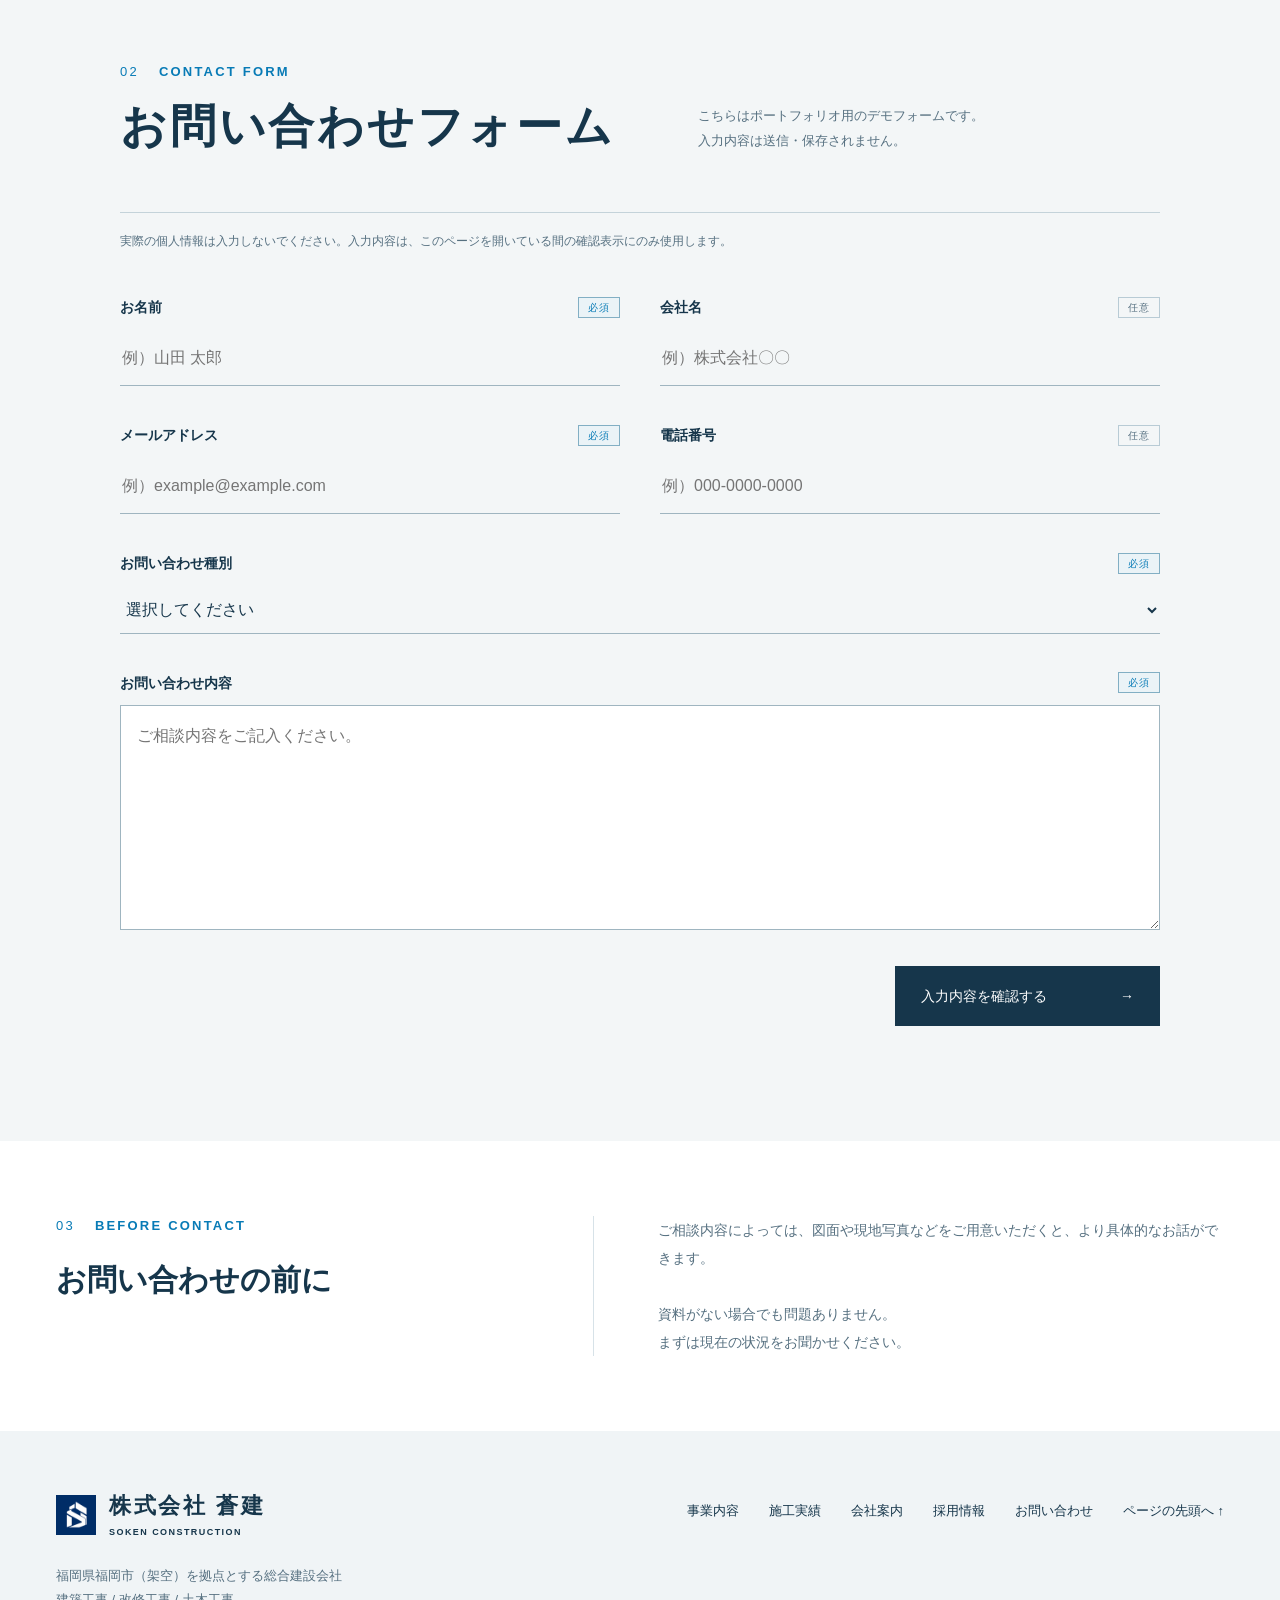
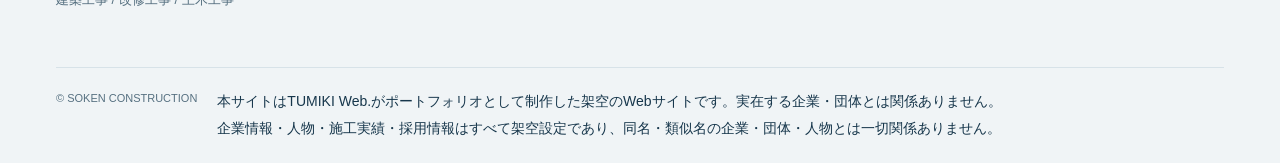
<file: contact.html>
<!doctype html>
<html lang="ja">
  <head>
    <meta charset="utf-8">
    <meta name="viewport" content="width=device-width, initial-scale=1">
    <title>お問い合わせ｜株式会社 蒼建｜建設会社Webサイト制作事例｜TUMIKI Web.</title>
    <meta name="description" content="TUMIKI Web.がポートフォリオとして制作した架空企業のWebサイトです。実在する同名・類似名の企業・団体・人物とは一切関係ありません。建築・改修・外構工事について、計画の初期段階から相談できる株式会社 蒼建のお問い合わせページ。">
    <meta name="robots" content="index,follow">
    <meta http-equiv="Content-Security-Policy" content="form-action &apos;none&apos;">
    <meta name="theme-color" content="#16364b">
    <meta name="mobile-web-app-capable" content="yes">
    <meta name="apple-mobile-web-app-capable" content="yes">
    <meta name="apple-mobile-web-app-title" content="蒼建">
    <meta name="apple-mobile-web-app-status-bar-style" content="default">
    <meta property="og:type" content="article">
    <meta property="og:locale" content="ja_JP">
    <meta property="og:site_name" content="株式会社 蒼建｜TUMIKI Web. 制作ポートフォリオ">
    <meta property="og:title" content="お問い合わせ｜株式会社 蒼建｜建設会社Webサイト制作事例｜TUMIKI Web.">
    <meta property="og:description" content="TUMIKI Web.がポートフォリオとして制作した架空企業のWebサイトです。実在する同名・類似名の企業・団体・人物とは一切関係ありません。建築・改修・外構工事について、計画の初期段階から相談できる株式会社 蒼建のお問い合わせページ。">
    <link rel="canonical" href="https://tumiki-web.github.io/souken-portfolio/contact.html">
    <meta property="og:url" content="https://tumiki-web.github.io/souken-portfolio/contact.html">
    <meta property="og:image" content="https://tumiki-web.github.io/souken-portfolio/assets/images/ogp.webp">
    <meta property="og:image:width" content="1200">
    <meta property="og:image:height" content="630">
    <meta property="og:image:type" content="image/webp">
    <meta property="og:image:alt" content="株式会社 蒼建｜TUMIKI Web. 制作ポートフォリオ">
    <meta name="twitter:image" content="https://tumiki-web.github.io/souken-portfolio/assets/images/ogp.webp">
    <meta name="twitter:image:alt" content="株式会社 蒼建｜TUMIKI Web. 制作ポートフォリオ">
    <meta name="twitter:card" content="summary_large_image">
    <meta name="twitter:title" content="お問い合わせ｜株式会社 蒼建｜建設会社Webサイト制作事例｜TUMIKI Web.">
    <meta name="twitter:description" content="TUMIKI Web.がポートフォリオとして制作した架空企業のWebサイトです。実在する同名・類似名の企業・団体・人物とは一切関係ありません。建築・改修・外構工事について、計画の初期段階から相談できる株式会社 蒼建のお問い合わせページ。">
    <link rel="icon" href="favicon.ico" sizes="16x16 32x32 48x48">
    <link rel="apple-touch-icon" sizes="180x180" href="assets/images/apple-touch-icon.png">
    <link rel="manifest" href="manifest.webmanifest">
    <link rel="stylesheet" href="assets/css/style.css">
    <script src="assets/js/main.js" defer></script>
    <noscript>
      <style>.menu-toggle{display:none}.mobile-nav[hidden]{display:block;position:static;padding-top:100px}.hero{min-height:760px}</style>
    </noscript>
  </head>
  <body id="top">
    <a class="skip-link" href="#main">本文へスキップ</a>
    <header class="site-header">
      <a class="brand" href="index.html" aria-label="株式会社 蒼建 ホーム"><img src="assets/images/icon-192.png" alt="" width="40" height="45"><span class="brand-name">株式会社 蒼建<span class="brand-en">SOKEN CONSTRUCTION</span></span></a>
      <nav class="desktop-nav" aria-label="メインナビゲーション">
        <a href="service.html" >事業内容</a>
        <a href="works.html" >施工実績</a>
        <a href="company.html" >会社案内</a>
        <a href="recruit.html" >採用情報</a>
        <a class="nav-contact" href="contact.html">お問い合わせ <span aria-hidden="true">↗</span></a>
      </nav>
      <button class="menu-toggle" aria-label="メニューを開く" aria-expanded="false" aria-controls="mobile-nav"><span></span><span></span></button>
    </header>
    <nav class="mobile-nav" id="mobile-nav" aria-label="モバイルナビゲーション" hidden>
      <a href="index.html">HOME<small>ホーム</small></a>
      <a href="service.html" >SERVICE<small>事業内容</small></a>
      <a href="works.html" >WORKS<small>施工実績</small></a>
      <a href="company.html" >COMPANY<small>会社案内</small></a>
      <a href="recruit.html" >RECRUIT<small>採用情報</small></a>
      <a class="mobile-contact" href="contact.html">お問い合わせ <span class="arrow" aria-hidden="true">↗</span></a>
    </nav>
    <main id="main">
      <section class="page-hero service-page-hero contact-page-hero">
        <div class="wrap">
          <nav class="breadcrumbs" aria-label="パンくず">
            <a href="index.html">HOME</a>
            <span aria-hidden="true">/</span>
            <span>お問い合わせ</span>
          </nav>
          <div class="service-hero-layout">
            <div>
              <p class="eyebrow">SOKEN CONSTRUCTION</p>
              <h1>CONTACT</h1>
              <p class="page-ja">お問い合わせ</p>
            </div>
            <div class="service-hero-copy contact-hero-copy">
              <p class="service-hero-title"><span class="service-line">まずは、</span><br>話すことから。</p>
              <p>建築・改修・外構工事について、<br>まだ具体的に決まっていない段階でも構いません。</p>
              <p>ご相談内容をお聞きしながら、<br>一緒に考えていきます。</p>
            </div>
          </div>
        </div>
      </section>
      <section class="section contact-intro" id="contact">
        <div class="wrap">
          <div class="contact-intro-layout">
            <div>
              <p class="eyebrow"><span>01</span>CONTACT</p>
              <h2 class="section-title">ご相談を、<br><span>お聞かせください。</span></h2>
            </div>
            <div class="contact-intro-copy">
              <p>新築や改修、外構工事についてのご相談、<br>施工に関するご質問など、<br>お気軽にお問い合わせください。</p>
              <p>計画がまだ具体的でない場合でも構いません。<br>現在の状況やお考えを伺いながら、<br>必要なことを一緒に整理していきます。</p>
            </div>
          </div>
          <div class="contact-methods">
            <article>
              <span>01</span>
              <p>PHONE</p>
              <h3>お電話でのお問い合わせ</h3>
              <a href="tel:00000000000">000-0000-0000</a>
              <p>受付時間<br>平日 9:00–17:00</p>
            </article>
            <article>
              <span>02</span>
              <p>FORM</p>
              <h3>フォームでのお問い合わせ</h3>
              <p>下記フォームより<br>24時間お問い合わせいただけます。</p>
              <a class="contact-method-link" href="#contact-form">フォームへ進む ↓</a>
            </article>
          </div>
        </div>
      </section>
      <section class="section contact-form-section" id="contact-form">
        <div class="wrap contact-form-wrap">
          <div class="contact-form-head">
            <p class="eyebrow"><span>02</span>CONTACT FORM</p>
            <h2 class="section-title"><span>お問い合わせ</span><span>フォーム</span></h2>
            <p>こちらはポートフォリオ用のデモフォームです。<br>入力内容は送信・保存されません。</p>
          </div>
          <form class="demo-form" id="demo-contact" aria-describedby="demo-form-note" autocomplete="off">
            <p id="demo-form-note" class="contact-demo-note">実際の個人情報は入力しないでください。入力内容は、このページを開いている間の確認表示にのみ使用します。</p>
            <div class="contact-form-view" id="contact-input-view">
              <fieldset disabled id="demo-fields">
                <legend class="visually-hidden">お問い合わせ内容の入力</legend>
                <div class="form-row">
                  <div class="form-field">
                    <div class="form-label"><label for="inquiry-name">お名前</label><span class="form-status form-status--required">必須</span></div>
                    <input id="inquiry-name" type="text" maxlength="80" required placeholder="例）山田 太郎" autocomplete="name">
                  </div>
                  <div class="form-field">
                    <div class="form-label"><label for="inquiry-company">会社名</label><span class="form-status">任意</span></div>
                    <input id="inquiry-company" type="text" maxlength="120" placeholder="例）株式会社〇〇" autocomplete="organization">
                  </div>
                </div>
                <div class="form-row">
                  <div class="form-field">
                    <div class="form-label"><label for="inquiry-email">メールアドレス</label><span class="form-status form-status--required">必須</span></div>
                    <input id="inquiry-email" type="email" maxlength="254" required placeholder="例）example@example.com" inputmode="email" autocomplete="email">
                  </div>
                  <div class="form-field">
                    <div class="form-label"><label for="inquiry-phone">電話番号</label><span class="form-status">任意</span></div>
                    <input id="inquiry-phone" type="tel" maxlength="30" placeholder="例）000-0000-0000" inputmode="tel" autocomplete="tel">
                  </div>
                </div>
                <div class="form-field">
                  <div class="form-label"><label for="inquiry-kind">お問い合わせ種別</label><span class="form-status form-status--required">必須</span></div>
                  <select id="inquiry-kind" required><option value="">選択してください</option><option>新築・建築工事について</option><option>改修・リノベーションについて</option><option>土木・外構工事について</option><option>採用について</option><option>その他</option></select>
                </div>
                <div class="form-field">
                  <div class="form-label"><label for="inquiry-message">お問い合わせ内容</label><span class="form-status form-status--required">必須</span></div>
                  <textarea id="inquiry-message" rows="7" maxlength="3000" required placeholder="ご相談内容をご記入ください。"></textarea>
                </div>
                <div class="contact-form-action"><button class="button" type="submit" id="demo-confirm">入力内容を確認する <span aria-hidden="true">→</span></button></div>
              </fieldset>
              <noscript>
                <p class="notice">フォームの操作にはJavaScriptが必要です。入力内容を送信する機能はありません。</p>
              </noscript>
            </div>
            <section class="contact-confirm-view" id="contact-confirm-view" aria-labelledby="confirm-title" hidden>
              <p class="eyebrow">CONFIRM</p>
              <h3 id="confirm-title" tabindex="-1">入力内容の確認</h3>
              <p>以下の内容でよろしければ、<br>「送信する」を押してください。</p>
              <dl class="contact-confirm-list">
                <div>
                  <dt>お名前</dt>
                  <dd id="confirm-name"></dd>
                </div>
                <div>
                  <dt>会社名</dt>
                  <dd id="confirm-company"></dd>
                </div>
                <div>
                  <dt>メールアドレス</dt>
                  <dd id="confirm-email"></dd>
                </div>
                <div>
                  <dt>電話番号</dt>
                  <dd id="confirm-phone"></dd>
                </div>
                <div>
                  <dt>お問い合わせ種別</dt>
                  <dd id="confirm-kind"></dd>
                </div>
                <div>
                  <dt>お問い合わせ内容</dt>
                  <dd id="confirm-message"></dd>
                </div>
              </dl>
              <div class="contact-confirm-actions"><button type="button" class="contact-back" id="demo-back">← 戻って修正する</button><button type="button" class="button" id="demo-send">送信する <span aria-hidden="true">→</span></button></div>
            </section>
            <section class="contact-complete-view" id="contact-complete-view" aria-labelledby="complete-title" hidden>
              <p class="eyebrow">CONTACT COMPLETE</p>
              <h3 id="complete-title" tabindex="-1">お問い合わせを<br>受け付けました。</h3>
              <p>お問い合わせありがとうございます。</p>
              <p>通常は内容を確認後、<br>担当者よりご連絡いたします。</p>
              <aside>
                <p>※このWebサイトはTUMIKI Web.の制作ポートフォリオとして制作した架空サイトです。<br>このお問い合わせフォームから実際に情報が送信されることはありません。</p>
              </aside>
              <a class="text-link" href="index.html">TOPページへ戻る <span class="arrow" aria-hidden="true">→</span></a>
            </section>
          </form>
        </div>
      </section>
      <section class="contact-before">
        <div class="wrap contact-before-inner">
          <div>
            <p class="eyebrow"><span>03</span>BEFORE CONTACT</p>
            <h2>お問い合わせの前に</h2>
          </div>
          <p>ご相談内容によっては、図面や現地写真などをご用意いただくと、より具体的なお話ができます。<br><br>資料がない場合でも問題ありません。<br>まずは現在の状況をお聞かせください。</p>
        </div>
      </section>
    </main>
    <footer class="site-footer">
      <div class="wrap">
        <div class="footer-top">
          <div>
            <a class="brand" href="index.html"><img src="assets/images/icon-192.png" alt="" width="40" height="45"><span class="brand-name">株式会社 蒼建<span class="brand-en">SOKEN CONSTRUCTION</span></span></a>
            <p class="footer-address">福岡県福岡市（架空）を拠点とする総合建設会社<br>建築工事 / 改修工事 / 土木工事</p>
          </div>
          <nav class="footer-nav" aria-label="フッターナビゲーション">
            <a href="service.html">事業内容</a>
            <a href="works.html">施工実績</a>
            <a href="company.html">会社案内</a>
            <a href="recruit.html">採用情報</a>
            <a href="contact.html">お問い合わせ</a>
            <a href="#top">ページの先頭へ ↑</a>
          </nav>
        </div>
        <div class="footer-bottom">
          <p>© SOKEN CONSTRUCTION</p>
          <p class="portfolio-note">本サイトはTUMIKI Web.がポートフォリオとして制作した架空のWebサイトです。実在する企業・団体とは関係ありません。<br>企業情報・人物・施工実績・採用情報はすべて架空設定であり、同名・類似名の企業・団体・人物とは一切関係ありません。</p>
        </div>
      </div>
    </footer>
  </body>
</html>
</file>
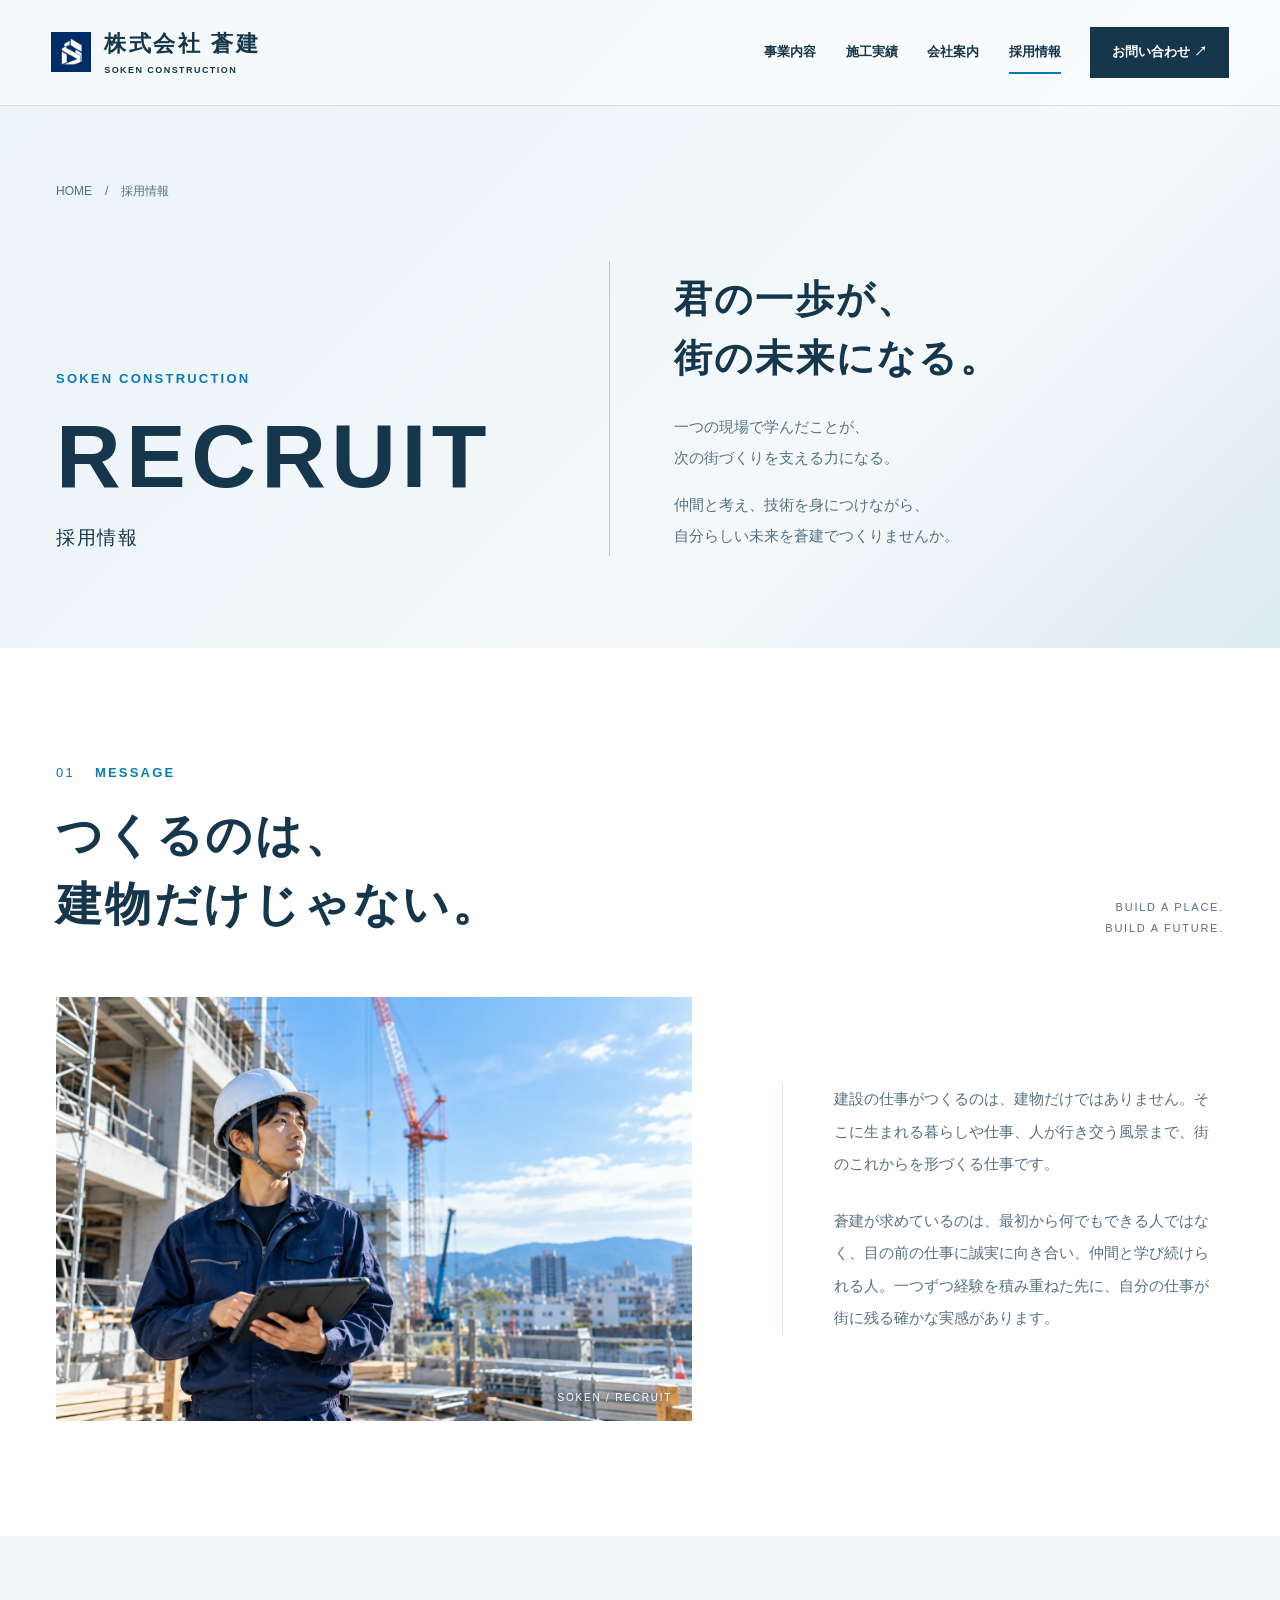
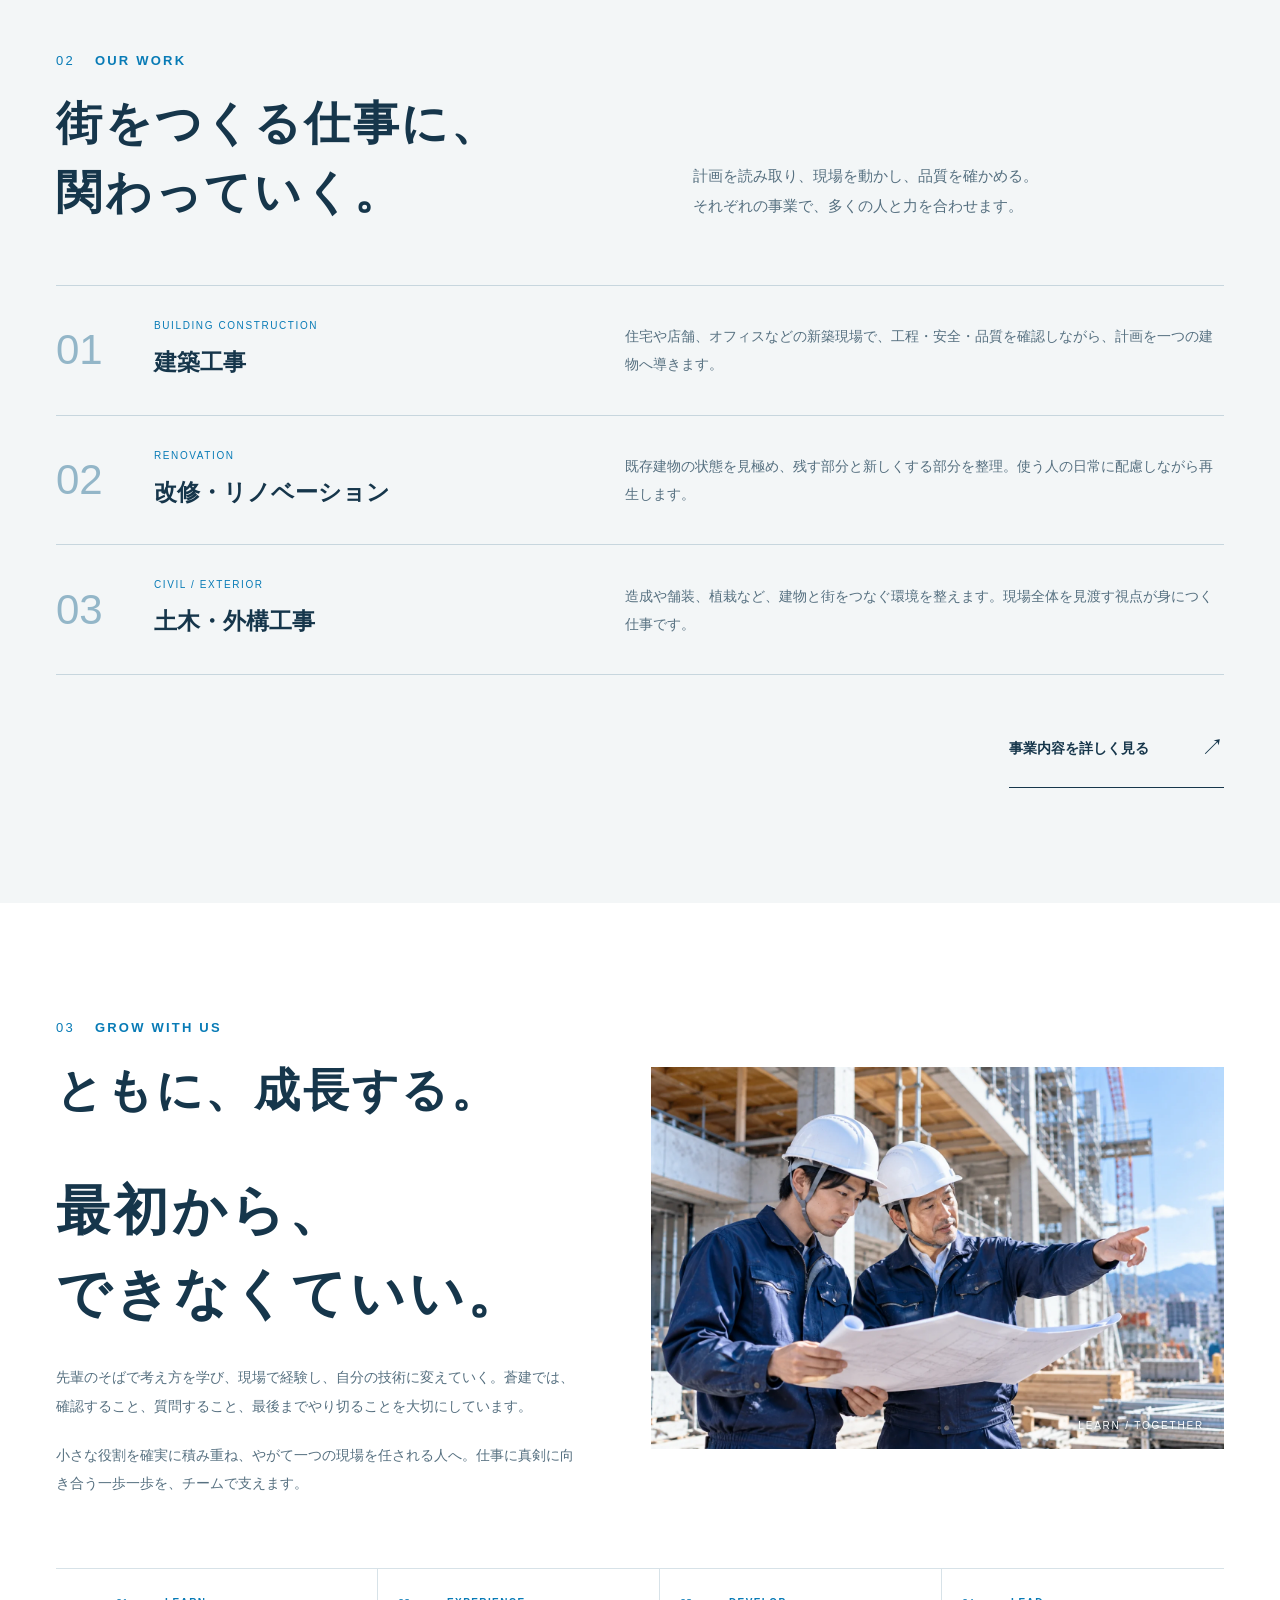
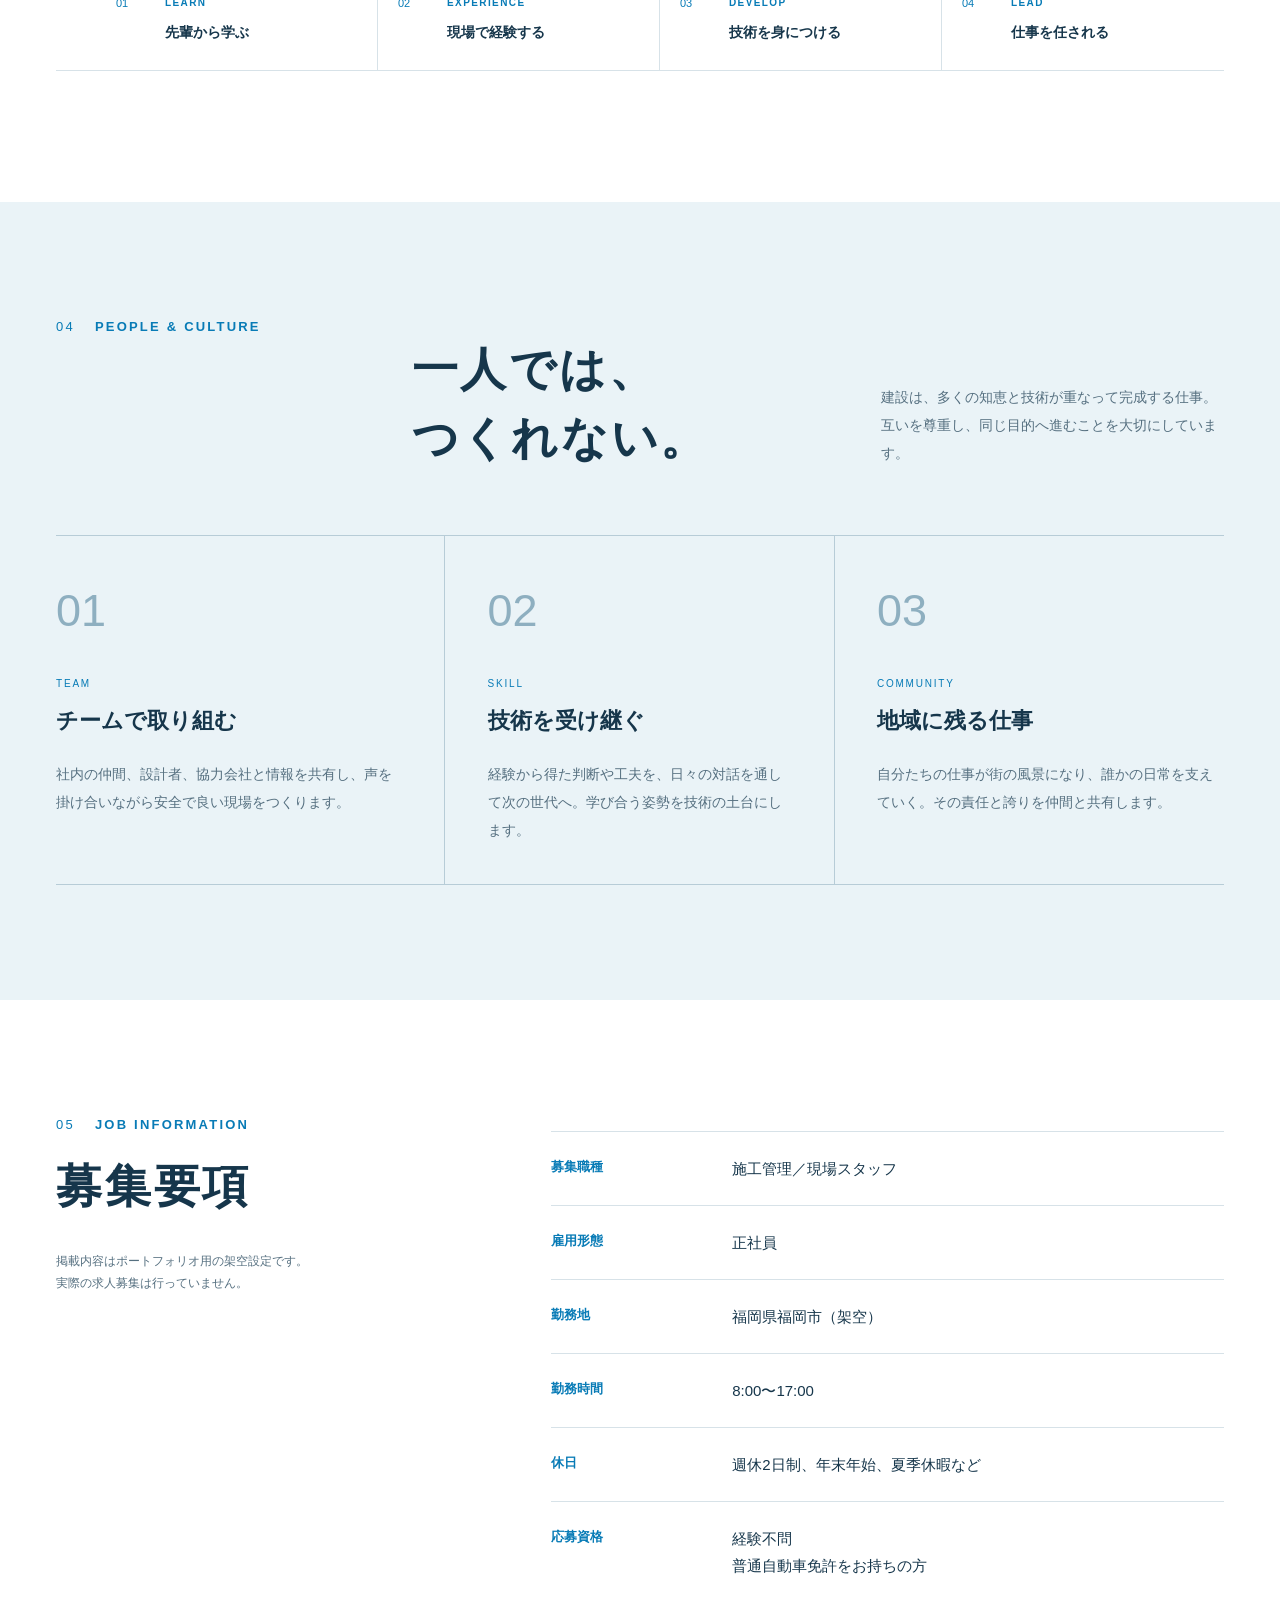
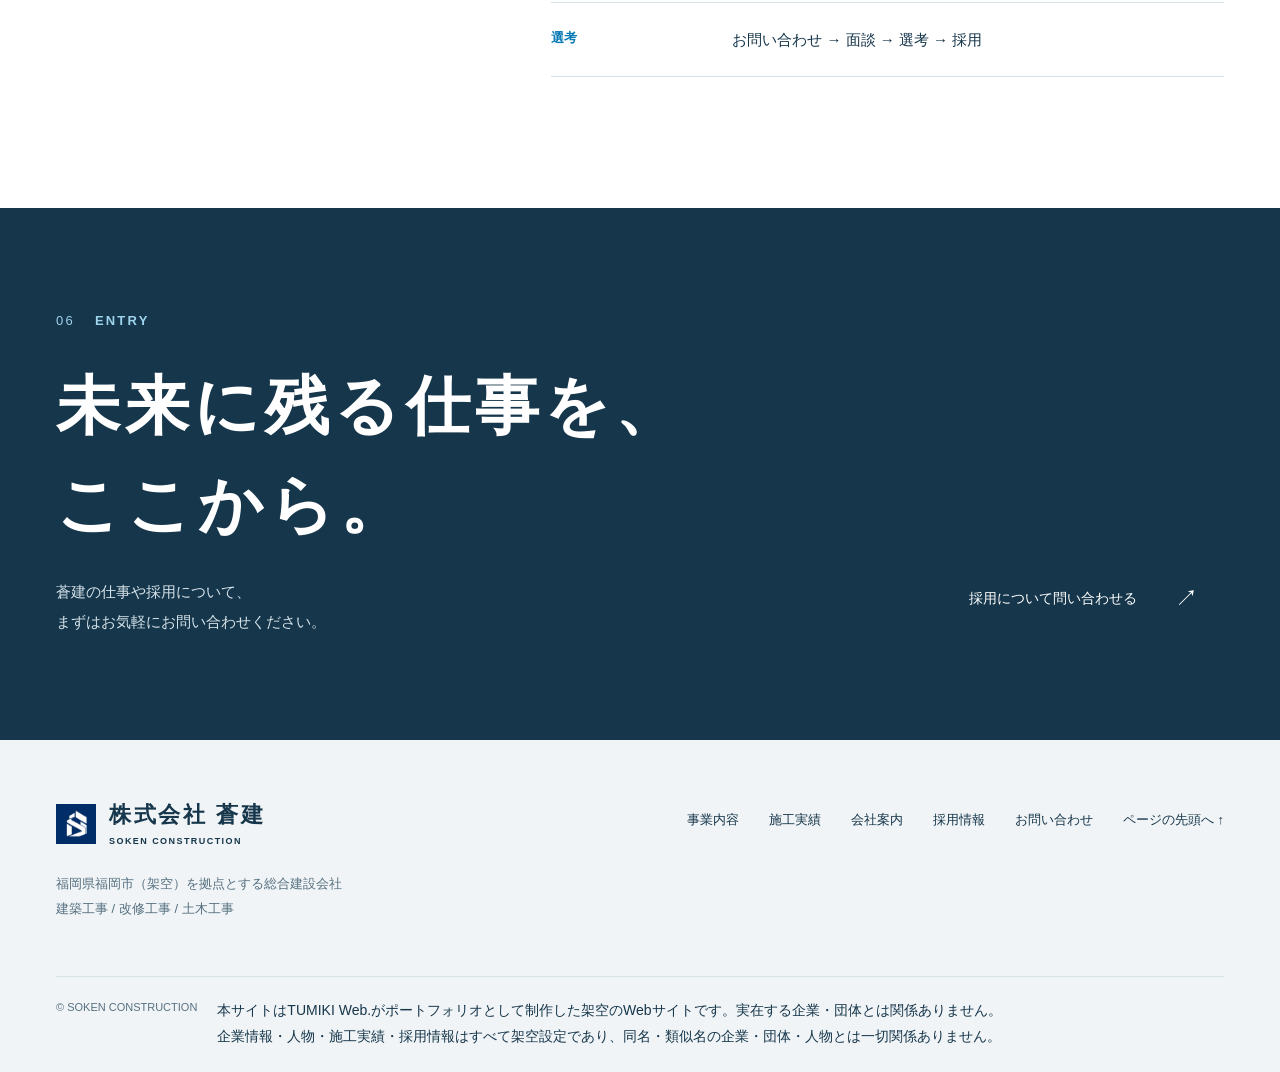
<file: recruit.html>
<!doctype html>
<html lang="ja">
  <head>
    <meta charset="utf-8">
    <meta name="viewport" content="width=device-width, initial-scale=1">
    <title>採用情報｜株式会社 蒼建｜建設会社Webサイト制作事例｜TUMIKI Web.</title>
    <meta name="description" content="TUMIKI Web.がポートフォリオとして制作した架空企業のWebサイトです。実在する同名・類似名の企業・団体・人物とは一切関係ありません。未来をつくる仕事に向き合い、仲間と学びながら成長する株式会社 蒼建の採用情報。">
    <meta name="robots" content="index,follow">
    <meta name="theme-color" content="#16364b">
    <meta name="mobile-web-app-capable" content="yes">
    <meta name="apple-mobile-web-app-capable" content="yes">
    <meta name="apple-mobile-web-app-title" content="蒼建">
    <meta name="apple-mobile-web-app-status-bar-style" content="default">
    <meta property="og:type" content="article">
    <meta property="og:locale" content="ja_JP">
    <meta property="og:site_name" content="株式会社 蒼建｜TUMIKI Web. 制作ポートフォリオ">
    <meta property="og:title" content="採用情報｜株式会社 蒼建｜建設会社Webサイト制作事例｜TUMIKI Web.">
    <meta property="og:description" content="TUMIKI Web.がポートフォリオとして制作した架空企業のWebサイトです。実在する同名・類似名の企業・団体・人物とは一切関係ありません。未来をつくる仕事に向き合い、仲間と学びながら成長する株式会社 蒼建の採用情報。">
    <link rel="canonical" href="https://tumiki-web.github.io/souken-portfolio/recruit.html">
    <meta property="og:url" content="https://tumiki-web.github.io/souken-portfolio/recruit.html">
    <meta property="og:image" content="https://tumiki-web.github.io/souken-portfolio/assets/images/ogp.webp">
    <meta property="og:image:width" content="1200">
    <meta property="og:image:height" content="630">
    <meta property="og:image:type" content="image/webp">
    <meta property="og:image:alt" content="株式会社 蒼建｜TUMIKI Web. 制作ポートフォリオ">
    <meta name="twitter:image" content="https://tumiki-web.github.io/souken-portfolio/assets/images/ogp.webp">
    <meta name="twitter:image:alt" content="株式会社 蒼建｜TUMIKI Web. 制作ポートフォリオ">
    <meta name="twitter:card" content="summary_large_image">
    <meta name="twitter:title" content="採用情報｜株式会社 蒼建｜建設会社Webサイト制作事例｜TUMIKI Web.">
    <meta name="twitter:description" content="TUMIKI Web.がポートフォリオとして制作した架空企業のWebサイトです。実在する同名・類似名の企業・団体・人物とは一切関係ありません。未来をつくる仕事に向き合い、仲間と学びながら成長する株式会社 蒼建の採用情報。">
    <link rel="icon" href="favicon.ico" sizes="16x16 32x32 48x48">
    <link rel="apple-touch-icon" sizes="180x180" href="assets/images/apple-touch-icon.png">
    <link rel="manifest" href="manifest.webmanifest">
    <link rel="stylesheet" href="assets/css/style.css">
    <script src="assets/js/main.js" defer></script>
    <noscript>
      <style>.menu-toggle{display:none}.mobile-nav[hidden]{display:block;position:static;padding-top:100px}.hero{min-height:760px}</style>
    </noscript>
  </head>
  <body id="top">
    <a class="skip-link" href="#main">本文へスキップ</a>
    <header class="site-header">
      <a class="brand" href="index.html" aria-label="株式会社 蒼建 ホーム"><img src="assets/images/icon-192.png" alt="" width="40" height="45"><span class="brand-name">株式会社 蒼建<span class="brand-en">SOKEN CONSTRUCTION</span></span></a>
      <nav class="desktop-nav" aria-label="メインナビゲーション">
        <a href="service.html" >事業内容</a>
        <a href="works.html" >施工実績</a>
        <a href="company.html" >会社案内</a>
        <a href="recruit.html" aria-current="page">採用情報</a>
        <a class="nav-contact" href="contact.html">お問い合わせ <span aria-hidden="true">↗</span></a>
      </nav>
      <button class="menu-toggle" aria-label="メニューを開く" aria-expanded="false" aria-controls="mobile-nav"><span></span><span></span></button>
    </header>
    <nav class="mobile-nav" id="mobile-nav" aria-label="モバイルナビゲーション" hidden>
      <a href="index.html">HOME<small>ホーム</small></a>
      <a href="service.html" >SERVICE<small>事業内容</small></a>
      <a href="works.html" >WORKS<small>施工実績</small></a>
      <a href="company.html" >COMPANY<small>会社案内</small></a>
      <a href="recruit.html" aria-current="page">RECRUIT<small>採用情報</small></a>
      <a class="mobile-contact" href="contact.html">お問い合わせ <span class="arrow" aria-hidden="true">↗</span></a>
    </nav>
    <main id="main">
      <section class="page-hero service-page-hero recruit-page-hero">
        <div class="wrap">
          <nav class="breadcrumbs" aria-label="パンくず">
            <a href="index.html">HOME</a>
            <span aria-hidden="true">/</span>
            <span>採用情報</span>
          </nav>
          <div class="service-hero-layout">
            <div>
              <p class="eyebrow">SOKEN CONSTRUCTION</p>
              <h1>RECRUIT</h1>
              <p class="page-ja">採用情報</p>
            </div>
            <div class="service-hero-copy recruit-hero-copy">
              <p class="service-hero-title"><span class="service-line">君の一歩が、</span><br>街の未来になる。</p>
              <p>一つの現場で学んだことが、<br>次の街づくりを支える力になる。</p>
              <p>仲間と考え、技術を身につけながら、<br>自分らしい未来を蒼建でつくりませんか。</p>
            </div>
          </div>
        </div>
      </section>
      <section class="section recruit-message-section">
        <div class="wrap">
          <div class="recruit-section-lead">
            <div>
              <p class="eyebrow"><span>01</span>MESSAGE</p>
              <h2 class="section-title">つくるのは、<br>建物だけじゃない。</h2>
            </div>
            <p>BUILD A PLACE.<br>BUILD A FUTURE.</p>
          </div>
          <div class="recruit-message-layout">
            <figure class="recruit-message-image"><img src="assets/images/recruit-message.webp" alt="タブレットを手に建設現場の先を見据える蒼建の若手社員" width="1536" height="1024" loading="lazy" decoding="async"></figure>
            <div class="recruit-message-copy">
              <p>建設の仕事がつくるのは、建物だけではありません。そこに生まれる暮らしや仕事、人が行き交う風景まで、街のこれからを形づくる仕事です。</p>
              <p>蒼建が求めているのは、最初から何でもできる人ではなく、目の前の仕事に誠実に向き合い、仲間と学び続けられる人。一つずつ経験を積み重ねた先に、自分の仕事が街に残る確かな実感があります。</p>
            </div>
          </div>
        </div>
      </section>
      <section class="section recruit-work">
        <div class="wrap">
          <div class="recruit-work-head">
            <div>
              <p class="eyebrow"><span>02</span>OUR WORK</p>
              <h2 class="section-title">街をつくる仕事に、<br>関わっていく。</h2>
            </div>
            <p>計画を読み取り、現場を動かし、品質を確かめる。<br>それぞれの事業で、多くの人と力を合わせます。</p>
          </div>
          <div class="recruit-work-list">
            <article>
              <span>01</span>
              <div>
                <p>BUILDING CONSTRUCTION</p>
                <h3>建築工事</h3>
              </div>
              <p>住宅や店舗、オフィスなどの新築現場で、工程・安全・品質を確認しながら、計画を一つの建物へ導きます。</p>
            </article>
            <article>
              <span>02</span>
              <div>
                <p>RENOVATION</p>
                <h3>改修・リノベーション</h3>
              </div>
              <p>既存建物の状態を見極め、残す部分と新しくする部分を整理。使う人の日常に配慮しながら再生します。</p>
            </article>
            <article>
              <span>03</span>
              <div>
                <p>CIVIL / EXTERIOR</p>
                <h3>土木・外構工事</h3>
              </div>
              <p>造成や舗装、植栽など、建物と街をつなぐ環境を整えます。現場全体を見渡す視点が身につく仕事です。</p>
            </article>
          </div>
          <div class="recruit-work-link"><a class="text-link" href="service.html">事業内容を詳しく見る<span class="arrow" aria-hidden="true">↗</span></a></div>
        </div>
      </section>
      <section class="section recruit-growth">
        <div class="wrap">
          <div class="recruit-growth-layout">
            <div class="recruit-growth-copy">
              <p class="eyebrow"><span>03</span>GROW WITH US</p>
              <h2 class="section-title"><span>ともに、</span><span>成長する。</span></h2>
              <p class="recruit-growth-statement"><span>最初から、</span><span>できなくていい。</span></p>
              <p>先輩のそばで考え方を学び、現場で経験し、自分の技術に変えていく。蒼建では、確認すること、質問すること、最後までやり切ることを大切にしています。</p>
              <p>小さな役割を確実に積み重ね、やがて一つの現場を任される人へ。仕事に真剣に向き合う一歩一歩を、チームで支えます。</p>
            </div>
            <figure class="recruit-growth-image"><img src="assets/images/recruit-growth.webp" alt="建設現場で先輩社員から図面と施工について学ぶ若手社員" width="1536" height="1024" loading="lazy" decoding="async"></figure>
          </div>
          <ol class="recruit-growth-steps"><li><span>01</span><div><strong>LEARN</strong><p>先輩から学ぶ</p></div></li><li><span>02</span><div><strong>EXPERIENCE</strong><p>現場で経験する</p></div></li><li><span>03</span><div><strong>DEVELOP</strong><p>技術を身につける</p></div></li><li><span>04</span><div><strong>LEAD</strong><p>仕事を任される</p></div></li></ol>
        </div>
      </section>
      <section class="section recruit-culture">
        <div class="wrap">
          <div class="recruit-culture-head">
            <p class="eyebrow"><span>04</span>PEOPLE &amp; CULTURE</p>
            <h2 class="section-title">一人では、<br>つくれない。</h2>
            <p>建設は、多くの知恵と技術が重なって完成する仕事。<br>互いを尊重し、同じ目的へ進むことを大切にしています。</p>
          </div>
          <div class="recruit-culture-list">
            <article>
              <span>01</span>
              <p>TEAM</p>
              <h3>チームで取り組む</h3>
              <p>社内の仲間、設計者、協力会社と情報を共有し、声を掛け合いながら安全で良い現場をつくります。</p>
            </article>
            <article>
              <span>02</span>
              <p>SKILL</p>
              <h3>技術を受け継ぐ</h3>
              <p>経験から得た判断や工夫を、日々の対話を通して次の世代へ。学び合う姿勢を技術の土台にします。</p>
            </article>
            <article>
              <span>03</span>
              <p>COMMUNITY</p>
              <h3>地域に残る仕事</h3>
              <p>自分たちの仕事が街の風景になり、誰かの日常を支えていく。その責任と誇りを仲間と共有します。</p>
            </article>
          </div>
        </div>
      </section>
      <section class="section recruit-jobs">
        <div class="wrap recruit-jobs-layout">
          <div>
            <p class="eyebrow"><span>05</span>JOB INFORMATION</p>
            <h2 class="section-title">募集要項</h2>
            <p class="recruit-jobs-note">掲載内容はポートフォリオ用の架空設定です。<br>実際の求人募集は行っていません。</p>
          </div>
          <dl class="recruit-jobs-list">
            <div>
              <dt>募集職種</dt>
              <dd>施工管理／現場スタッフ</dd>
            </div>
            <div>
              <dt>雇用形態</dt>
              <dd>正社員</dd>
            </div>
            <div>
              <dt>勤務地</dt>
              <dd>福岡県福岡市（架空）</dd>
            </div>
            <div>
              <dt>勤務時間</dt>
              <dd>8:00〜17:00</dd>
            </div>
            <div>
              <dt>休日</dt>
              <dd>週休2日制、年末年始、夏季休暇など</dd>
            </div>
            <div>
              <dt>応募資格</dt>
              <dd>経験不問<br>普通自動車免許をお持ちの方</dd>
            </div>
            <div>
              <dt>選考</dt>
              <dd>お問い合わせ → 面談 → 選考 → 採用</dd>
            </div>
          </dl>
        </div>
      </section>
      <section class="recruit-entry">
        <div class="wrap recruit-entry-inner">
          <div>
            <p class="eyebrow"><span>06</span>ENTRY</p>
            <h2>未来に残る仕事を、<br>ここから。</h2>
            <p>蒼建の仕事や採用について、<br>まずはお気軽にお問い合わせください。</p>
          </div>
          <a class="button" href="contact.html#contact-form">採用について問い合わせる<span class="arrow" aria-hidden="true">↗</span></a>
        </div>
      </section>
    </main>
    <footer class="site-footer">
      <div class="wrap">
        <div class="footer-top">
          <div>
            <a class="brand" href="index.html"><img src="assets/images/icon-192.png" alt="" width="40" height="45"><span class="brand-name">株式会社 蒼建<span class="brand-en">SOKEN CONSTRUCTION</span></span></a>
            <p class="footer-address">福岡県福岡市（架空）を拠点とする総合建設会社<br>建築工事 / 改修工事 / 土木工事</p>
          </div>
          <nav class="footer-nav" aria-label="フッターナビゲーション">
            <a href="service.html">事業内容</a>
            <a href="works.html">施工実績</a>
            <a href="company.html">会社案内</a>
            <a href="recruit.html">採用情報</a>
            <a href="contact.html">お問い合わせ</a>
            <a href="#top">ページの先頭へ ↑</a>
          </nav>
        </div>
        <div class="footer-bottom">
          <p>© SOKEN CONSTRUCTION</p>
          <p class="portfolio-note">本サイトはTUMIKI Web.がポートフォリオとして制作した架空のWebサイトです。実在する企業・団体とは関係ありません。<br>企業情報・人物・施工実績・採用情報はすべて架空設定であり、同名・類似名の企業・団体・人物とは一切関係ありません。</p>
        </div>
      </div>
    </footer>
  </body>
</html>
</file>
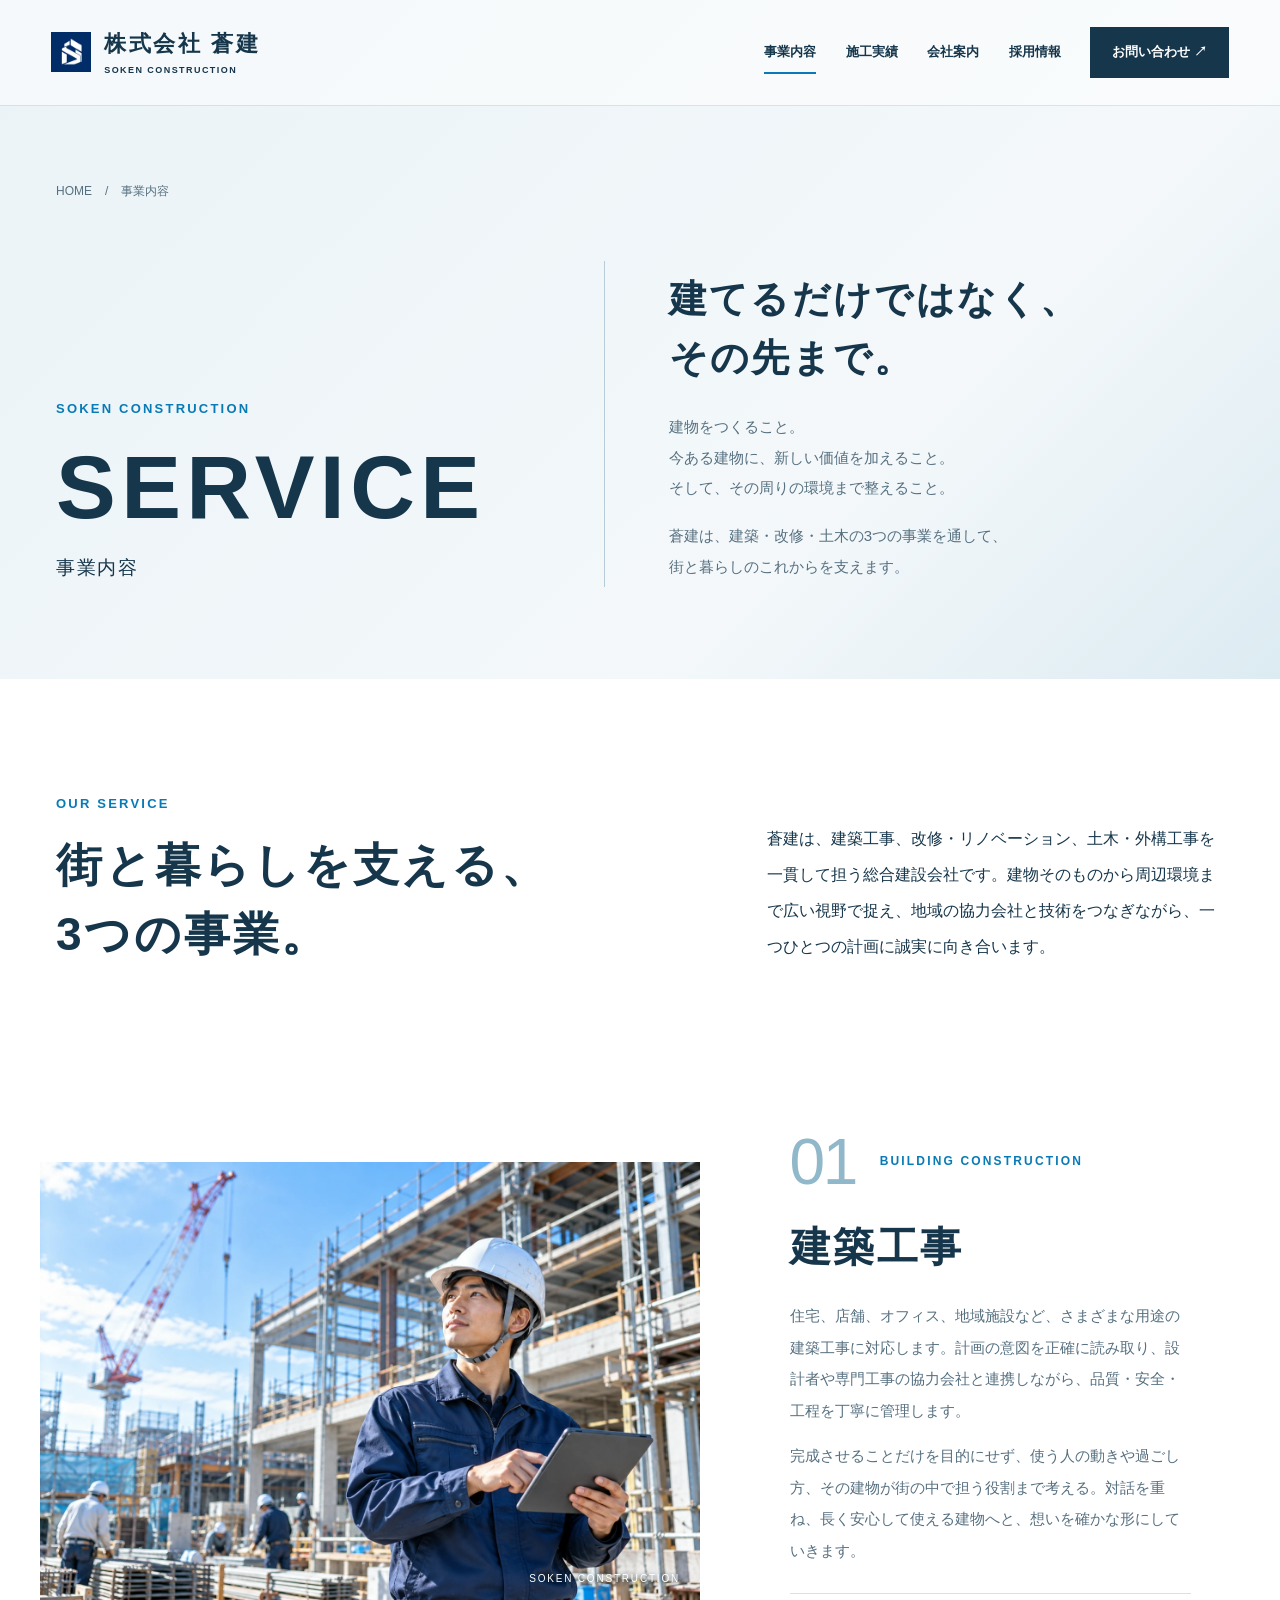
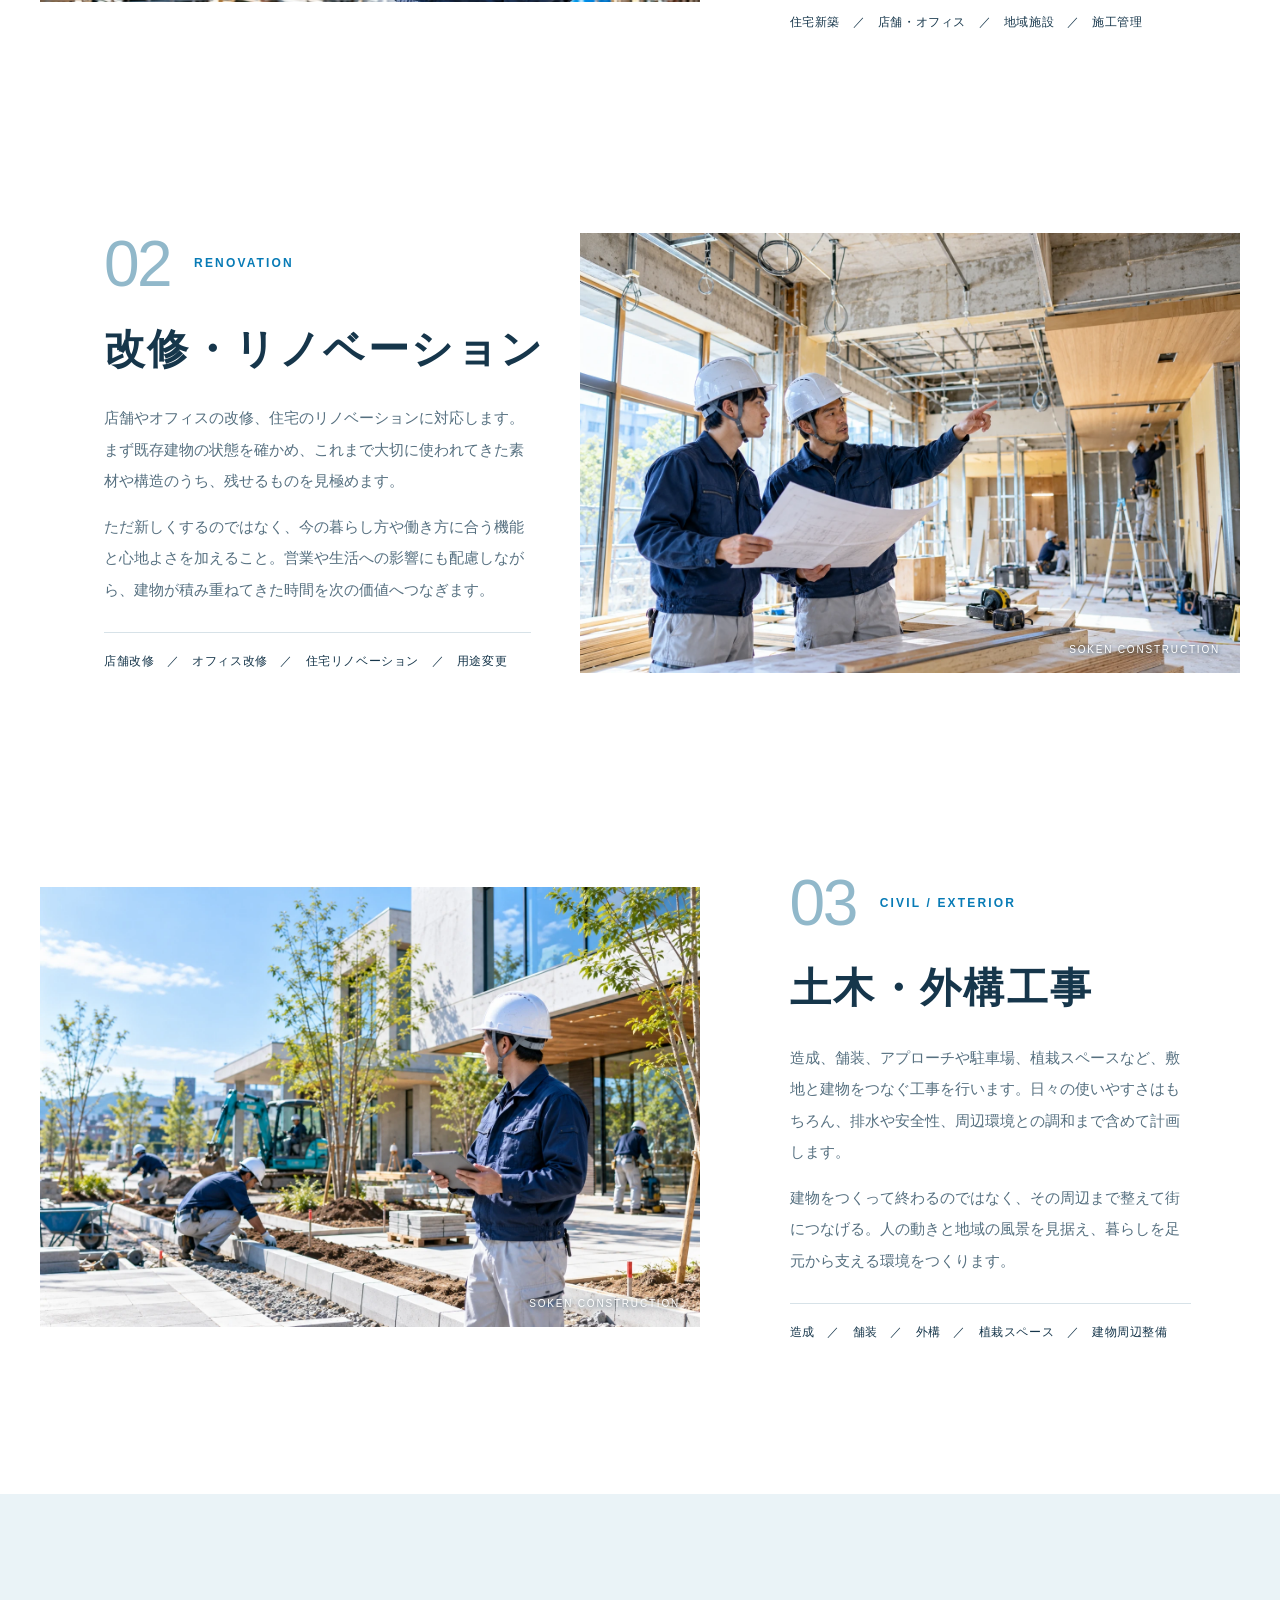
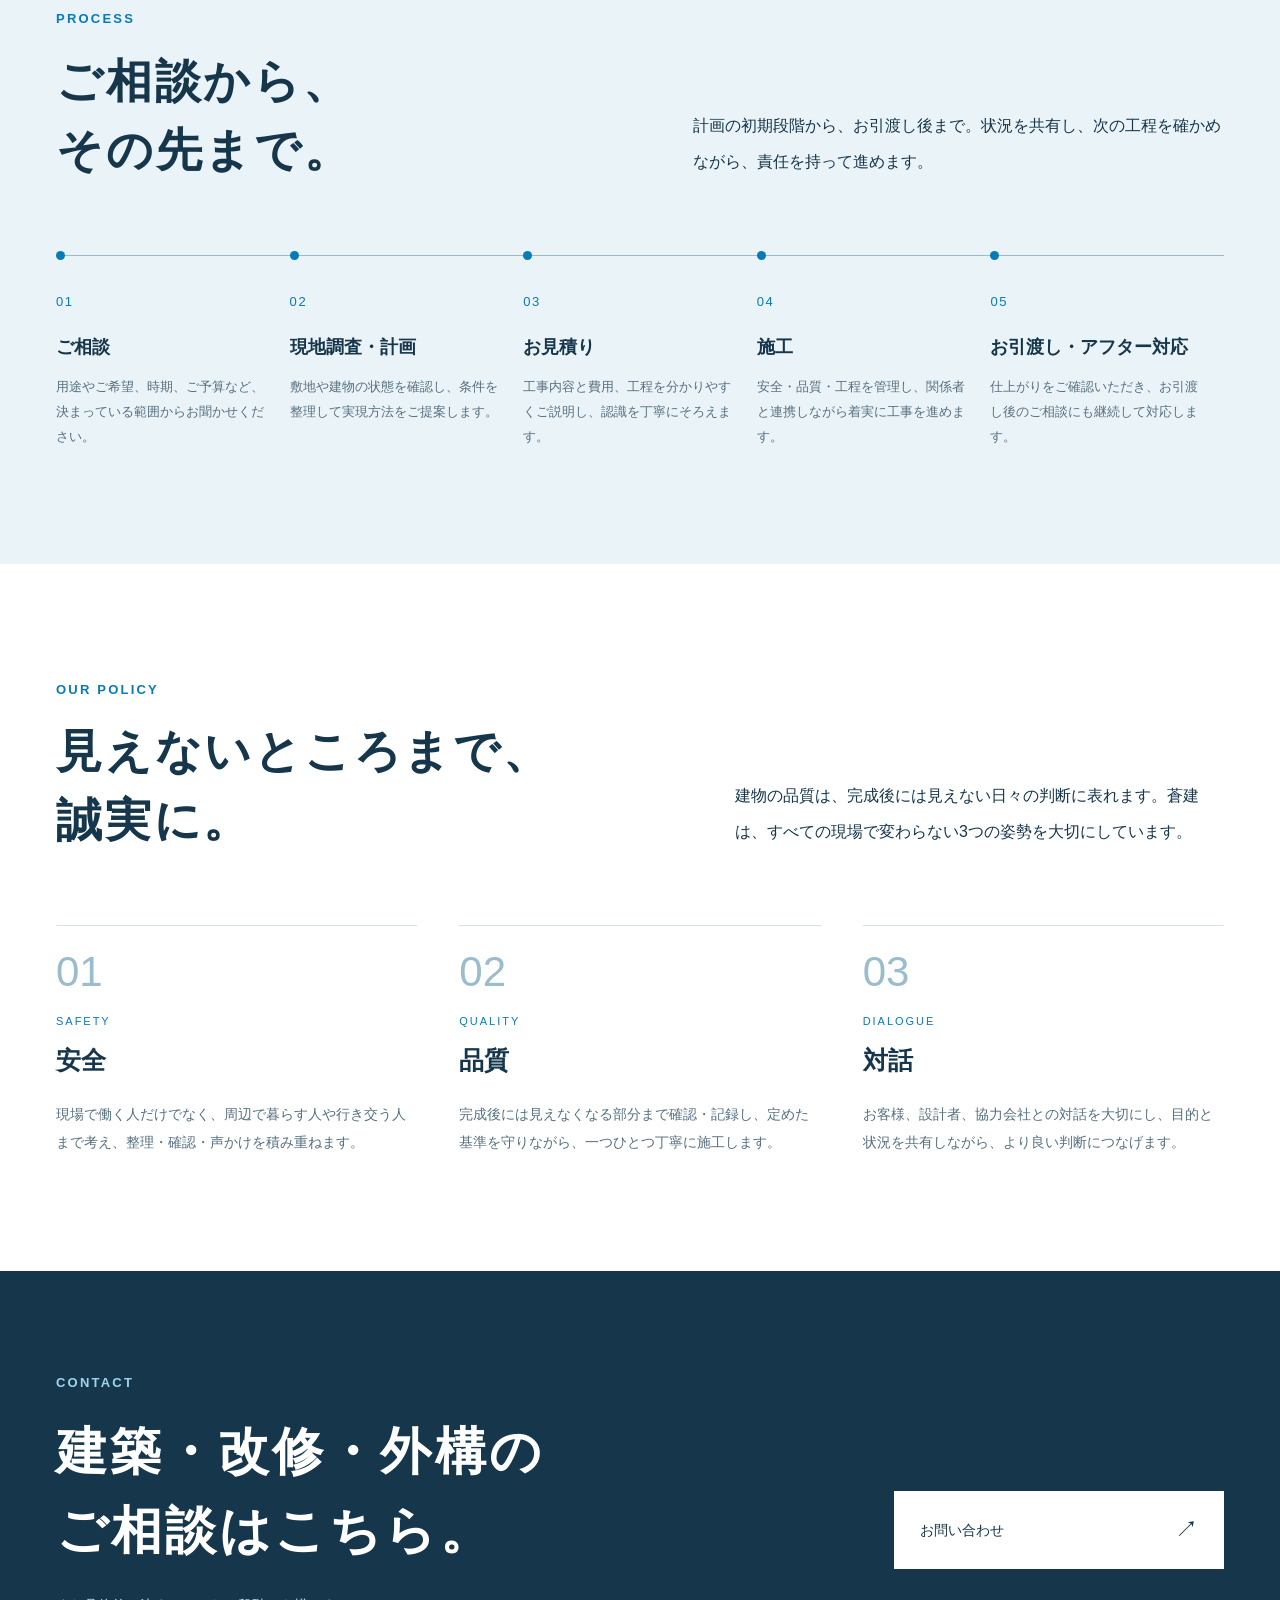
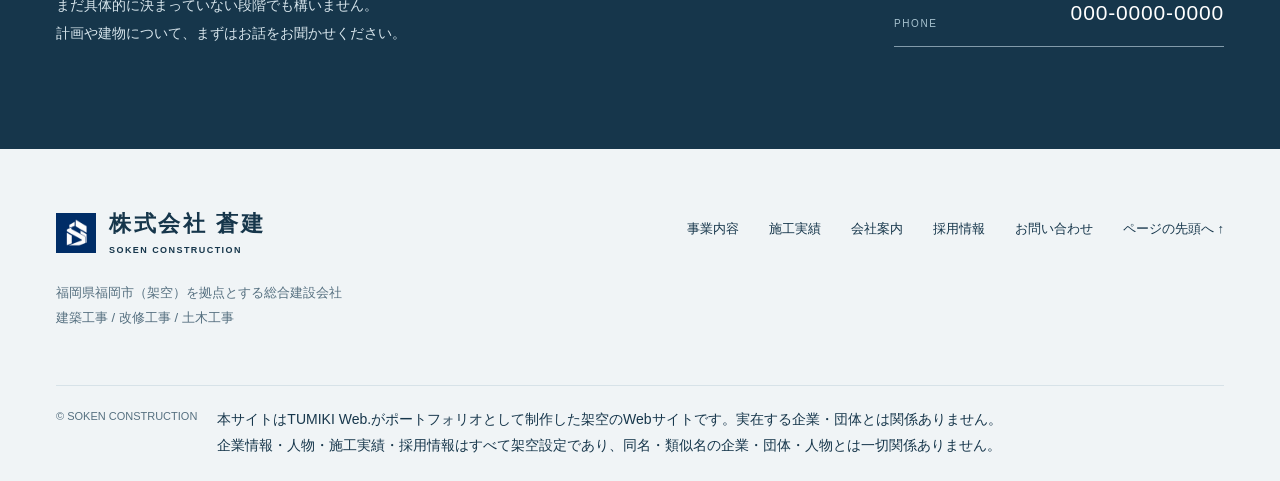
<file: service.html>
<!doctype html>
<html lang="ja">
  <head>
    <meta charset="utf-8">
    <meta name="viewport" content="width=device-width, initial-scale=1">
    <title>事業内容｜株式会社 蒼建｜建設会社Webサイト制作事例｜TUMIKI Web.</title>
    <meta name="description" content="TUMIKI Web.がポートフォリオとして制作した架空企業のWebサイトです。実在する同名・類似名の企業・団体・人物とは一切関係ありません。建築・改修・土木の3つの事業を通して、街と暮らしのこれからを支える株式会社 蒼建の事業内容。">
    <meta name="robots" content="index,follow">
    <meta name="theme-color" content="#16364b">
    <meta name="mobile-web-app-capable" content="yes">
    <meta name="apple-mobile-web-app-capable" content="yes">
    <meta name="apple-mobile-web-app-title" content="蒼建">
    <meta name="apple-mobile-web-app-status-bar-style" content="default">
    <meta property="og:type" content="article">
    <meta property="og:locale" content="ja_JP">
    <meta property="og:site_name" content="株式会社 蒼建｜TUMIKI Web. 制作ポートフォリオ">
    <meta property="og:title" content="事業内容｜株式会社 蒼建｜建設会社Webサイト制作事例｜TUMIKI Web.">
    <meta property="og:description" content="TUMIKI Web.がポートフォリオとして制作した架空企業のWebサイトです。実在する同名・類似名の企業・団体・人物とは一切関係ありません。建築・改修・土木の3つの事業を通して、街と暮らしのこれからを支える株式会社 蒼建の事業内容。">
    <link rel="canonical" href="https://tumiki-web.github.io/souken-portfolio/service.html">
    <meta property="og:url" content="https://tumiki-web.github.io/souken-portfolio/service.html">
    <meta property="og:image" content="https://tumiki-web.github.io/souken-portfolio/assets/images/ogp.webp">
    <meta property="og:image:width" content="1200">
    <meta property="og:image:height" content="630">
    <meta property="og:image:type" content="image/webp">
    <meta property="og:image:alt" content="株式会社 蒼建｜TUMIKI Web. 制作ポートフォリオ">
    <meta name="twitter:image" content="https://tumiki-web.github.io/souken-portfolio/assets/images/ogp.webp">
    <meta name="twitter:image:alt" content="株式会社 蒼建｜TUMIKI Web. 制作ポートフォリオ">
    <meta name="twitter:card" content="summary_large_image">
    <meta name="twitter:title" content="事業内容｜株式会社 蒼建｜建設会社Webサイト制作事例｜TUMIKI Web.">
    <meta name="twitter:description" content="TUMIKI Web.がポートフォリオとして制作した架空企業のWebサイトです。実在する同名・類似名の企業・団体・人物とは一切関係ありません。建築・改修・土木の3つの事業を通して、街と暮らしのこれからを支える株式会社 蒼建の事業内容。">
    <link rel="icon" href="favicon.ico" sizes="16x16 32x32 48x48">
    <link rel="apple-touch-icon" sizes="180x180" href="assets/images/apple-touch-icon.png">
    <link rel="manifest" href="manifest.webmanifest">
    <link rel="stylesheet" href="assets/css/style.css">
    <script src="assets/js/main.js" defer></script>
    <noscript>
      <style>.menu-toggle{display:none}.mobile-nav[hidden]{display:block;position:static;padding-top:100px}.hero{min-height:760px}</style>
    </noscript>
  </head>
  <body id="top">
    <a class="skip-link" href="#main">本文へスキップ</a>
    <header class="site-header">
      <a class="brand" href="index.html" aria-label="株式会社 蒼建 ホーム"><img src="assets/images/icon-192.png" alt="" width="40" height="45"><span class="brand-name">株式会社 蒼建<span class="brand-en">SOKEN CONSTRUCTION</span></span></a>
      <nav class="desktop-nav" aria-label="メインナビゲーション">
        <a href="service.html" aria-current="page">事業内容</a>
        <a href="works.html" >施工実績</a>
        <a href="company.html" >会社案内</a>
        <a href="recruit.html" >採用情報</a>
        <a class="nav-contact" href="contact.html">お問い合わせ <span aria-hidden="true">↗</span></a>
      </nav>
      <button class="menu-toggle" aria-label="メニューを開く" aria-expanded="false" aria-controls="mobile-nav"><span></span><span></span></button>
    </header>
    <nav class="mobile-nav" id="mobile-nav" aria-label="モバイルナビゲーション" hidden>
      <a href="index.html">HOME<small>ホーム</small></a>
      <a href="service.html" aria-current="page">SERVICE<small>事業内容</small></a>
      <a href="works.html" >WORKS<small>施工実績</small></a>
      <a href="company.html" >COMPANY<small>会社案内</small></a>
      <a href="recruit.html" >RECRUIT<small>採用情報</small></a>
      <a class="mobile-contact" href="contact.html">お問い合わせ <span class="arrow" aria-hidden="true">↗</span></a>
    </nav>
    <main id="main">
      <section class="page-hero service-page-hero">
        <div class="wrap">
          <nav class="breadcrumbs" aria-label="パンくず">
            <a href="index.html">HOME</a>
            <span aria-hidden="true">/</span>
            <span>事業内容</span>
          </nav>
          <div class="service-hero-layout">
            <div>
              <p class="eyebrow">SOKEN CONSTRUCTION</p>
              <h1>SERVICE</h1>
              <p class="page-ja">事業内容</p>
            </div>
            <div class="service-hero-copy">
              <p class="service-hero-title"><span class="service-line">建てるだけではなく、</span><br>その先まで。</p>
              <p>建物をつくること。<br>今ある建物に、新しい価値を加えること。<br>そして、その周りの環境まで整えること。</p>
              <p>蒼建は、建築・改修・土木の3つの事業を通して、<br>街と暮らしのこれからを支えます。</p>
            </div>
          </div>
        </div>
      </section>
      <section class="section service-introduction">
        <div class="wrap service-intro-layout">
          <div>
            <p class="eyebrow">OUR SERVICE</p>
            <h2 class="section-title"><span class="service-line">街と暮らしを支える、</span><br>3つの事業。</h2>
          </div>
          <p class="copy">蒼建は、建築工事、改修・リノベーション、土木・外構工事を一貫して担う総合建設会社です。建物そのものから周辺環境まで広い視野で捉え、地域の協力会社と技術をつなぎながら、一つひとつの計画に誠実に向き合います。</p>
        </div>
      </section>
      <section class="service-showcase" aria-label="3つの事業">
        <article class="service-feature" id="architecture">
          <div class="service-feature-image"><img src="assets/images/service-building.webp" alt="木造住宅の建築現場で施工状況を確認する技術者" width="1536" height="1024" loading="lazy" decoding="async"></div>
          <div class="service-feature-copy">
            <div class="service-feature-heading">
              <span class="service-feature-number">01</span>
              <p>BUILDING CONSTRUCTION</p>
            </div>
            <h2>建築工事</h2>
            <p>住宅、店舗、オフィス、地域施設など、さまざまな用途の建築工事に対応します。計画の意図を正確に読み取り、設計者や専門工事の協力会社と連携しながら、品質・安全・工程を丁寧に管理します。</p>
            <p>完成させることだけを目的にせず、使う人の動きや過ごし方、その建物が街の中で担う役割まで考える。対話を重ね、長く安心して使える建物へと、想いを確かな形にしていきます。</p>
            <p class="service-scope">住宅新築　／　店舗・オフィス　／　地域施設　／　施工管理</p>
          </div>
        </article>
        <article class="service-feature service-feature--reverse" id="renovation">
          <div class="service-feature-image"><img src="assets/images/service-renovation.webp" alt="既存建物の内装を丁寧に改修するリノベーション現場" width="1536" height="1024" loading="lazy" decoding="async"></div>
          <div class="service-feature-copy">
            <div class="service-feature-heading">
              <span class="service-feature-number">02</span>
              <p>RENOVATION</p>
            </div>
            <h2>改修・リノベーション</h2>
            <p>店舗やオフィスの改修、住宅のリノベーションに対応します。まず既存建物の状態を確かめ、これまで大切に使われてきた素材や構造のうち、残せるものを見極めます。</p>
            <p>ただ新しくするのではなく、今の暮らし方や働き方に合う機能と心地よさを加えること。営業や生活への影響にも配慮しながら、建物が積み重ねてきた時間を次の価値へつなぎます。</p>
            <p class="service-scope">店舗改修　／　オフィス改修　／　住宅リノベーション　／　用途変更</p>
          </div>
        </article>
        <article class="service-feature" id="civil">
          <div class="service-feature-image"><img src="assets/images/service-civil.webp" alt="建物周辺の舗装と外構を整備する施工現場" width="1536" height="1024" loading="lazy" decoding="async"></div>
          <div class="service-feature-copy">
            <div class="service-feature-heading">
              <span class="service-feature-number">03</span>
              <p>CIVIL / EXTERIOR</p>
            </div>
            <h2>土木・外構工事</h2>
            <p>造成、舗装、アプローチや駐車場、植栽スペースなど、敷地と建物をつなぐ工事を行います。日々の使いやすさはもちろん、排水や安全性、周辺環境との調和まで含めて計画します。</p>
            <p>建物をつくって終わるのではなく、その周辺まで整えて街につなげる。人の動きと地域の風景を見据え、暮らしを足元から支える環境をつくります。</p>
            <p class="service-scope">造成　／　舗装　／　外構　／　植栽スペース　／　建物周辺整備</p>
          </div>
        </article>
      </section>
      <section class="section service-process">
        <div class="wrap">
          <p class="eyebrow">PROCESS</p>
          <div class="service-section-lead">
            <h2 class="section-title">ご相談から、<br>その先まで。</h2>
            <p class="copy">計画の初期段階から、お引渡し後まで。状況を共有し、次の工程を確かめながら、責任を持って進めます。</p>
          </div>
          <ol class="process-list"><li><span>01</span><h3>ご相談</h3><p>用途やご希望、時期、ご予算など、決まっている範囲からお聞かせください。</p></li><li><span>02</span><h3>現地調査・計画</h3><p>敷地や建物の状態を確認し、条件を整理して実現方法をご提案します。</p></li><li><span>03</span><h3>お見積り</h3><p>工事内容と費用、工程を分かりやすくご説明し、認識を丁寧にそろえます。</p></li><li><span>04</span><h3>施工</h3><p>安全・品質・工程を管理し、関係者と連携しながら着実に工事を進めます。</p></li><li><span>05</span><h3>お引渡し・アフター対応</h3><p>仕上がりをご確認いただき、お引渡し後のご相談にも継続して対応します。</p></li></ol>
        </div>
      </section>
      <section class="section service-policy">
        <div class="wrap">
          <div class="service-section-lead">
            <div>
              <p class="eyebrow">OUR POLICY</p>
              <h2 class="section-title"><span class="service-line">見えないところまで、</span><br>誠実に。</h2>
            </div>
            <p class="copy">建物の品質は、完成後には見えない日々の判断に表れます。蒼建は、すべての現場で変わらない3つの姿勢を大切にしています。</p>
          </div>
          <div class="policy-list">
            <article>
              <span>01</span>
              <p class="policy-en">SAFETY</p>
              <h3>安全</h3>
              <p>現場で働く人だけでなく、周辺で暮らす人や行き交う人まで考え、整理・確認・声かけを積み重ねます。</p>
            </article>
            <article>
              <span>02</span>
              <p class="policy-en">QUALITY</p>
              <h3>品質</h3>
              <p>完成後には見えなくなる部分まで確認・記録し、定めた基準を守りながら、一つひとつ丁寧に施工します。</p>
            </article>
            <article>
              <span>03</span>
              <p class="policy-en">DIALOGUE</p>
              <h3>対話</h3>
              <p>お客様、設計者、協力会社との対話を大切にし、目的と状況を共有しながら、より良い判断につなげます。</p>
            </article>
          </div>
        </div>
      </section>
      <section class="service-contact">
        <div class="wrap service-contact-inner">
          <div>
            <p class="eyebrow">CONTACT</p>
            <h2>建築・改修・外構の<br>ご相談はこちら。</h2>
            <p>まだ具体的に決まっていない段階でも構いません。<br>計画や建物について、まずはお話をお聞かせください。</p>
          </div>
          <div class="service-contact-actions"><a class="button" href="contact.html">お問い合わせ<span class="arrow" aria-hidden="true">↗</span></a><a class="service-phone" href="tel:00000000000"><span>PHONE</span>000-0000-0000</a></div>
        </div>
      </section>
    </main>
    <footer class="site-footer">
      <div class="wrap">
        <div class="footer-top">
          <div>
            <a class="brand" href="index.html"><img src="assets/images/icon-192.png" alt="" width="40" height="45"><span class="brand-name">株式会社 蒼建<span class="brand-en">SOKEN CONSTRUCTION</span></span></a>
            <p class="footer-address">福岡県福岡市（架空）を拠点とする総合建設会社<br>建築工事 / 改修工事 / 土木工事</p>
          </div>
          <nav class="footer-nav" aria-label="フッターナビゲーション">
            <a href="service.html">事業内容</a>
            <a href="works.html">施工実績</a>
            <a href="company.html">会社案内</a>
            <a href="recruit.html">採用情報</a>
            <a href="contact.html">お問い合わせ</a>
            <a href="#top">ページの先頭へ ↑</a>
          </nav>
        </div>
        <div class="footer-bottom">
          <p>© SOKEN CONSTRUCTION</p>
          <p class="portfolio-note">本サイトはTUMIKI Web.がポートフォリオとして制作した架空のWebサイトです。実在する企業・団体とは関係ありません。<br>企業情報・人物・施工実績・採用情報はすべて架空設定であり、同名・類似名の企業・団体・人物とは一切関係ありません。</p>
        </div>
      </div>
    </footer>
  </body>
</html>
</file>
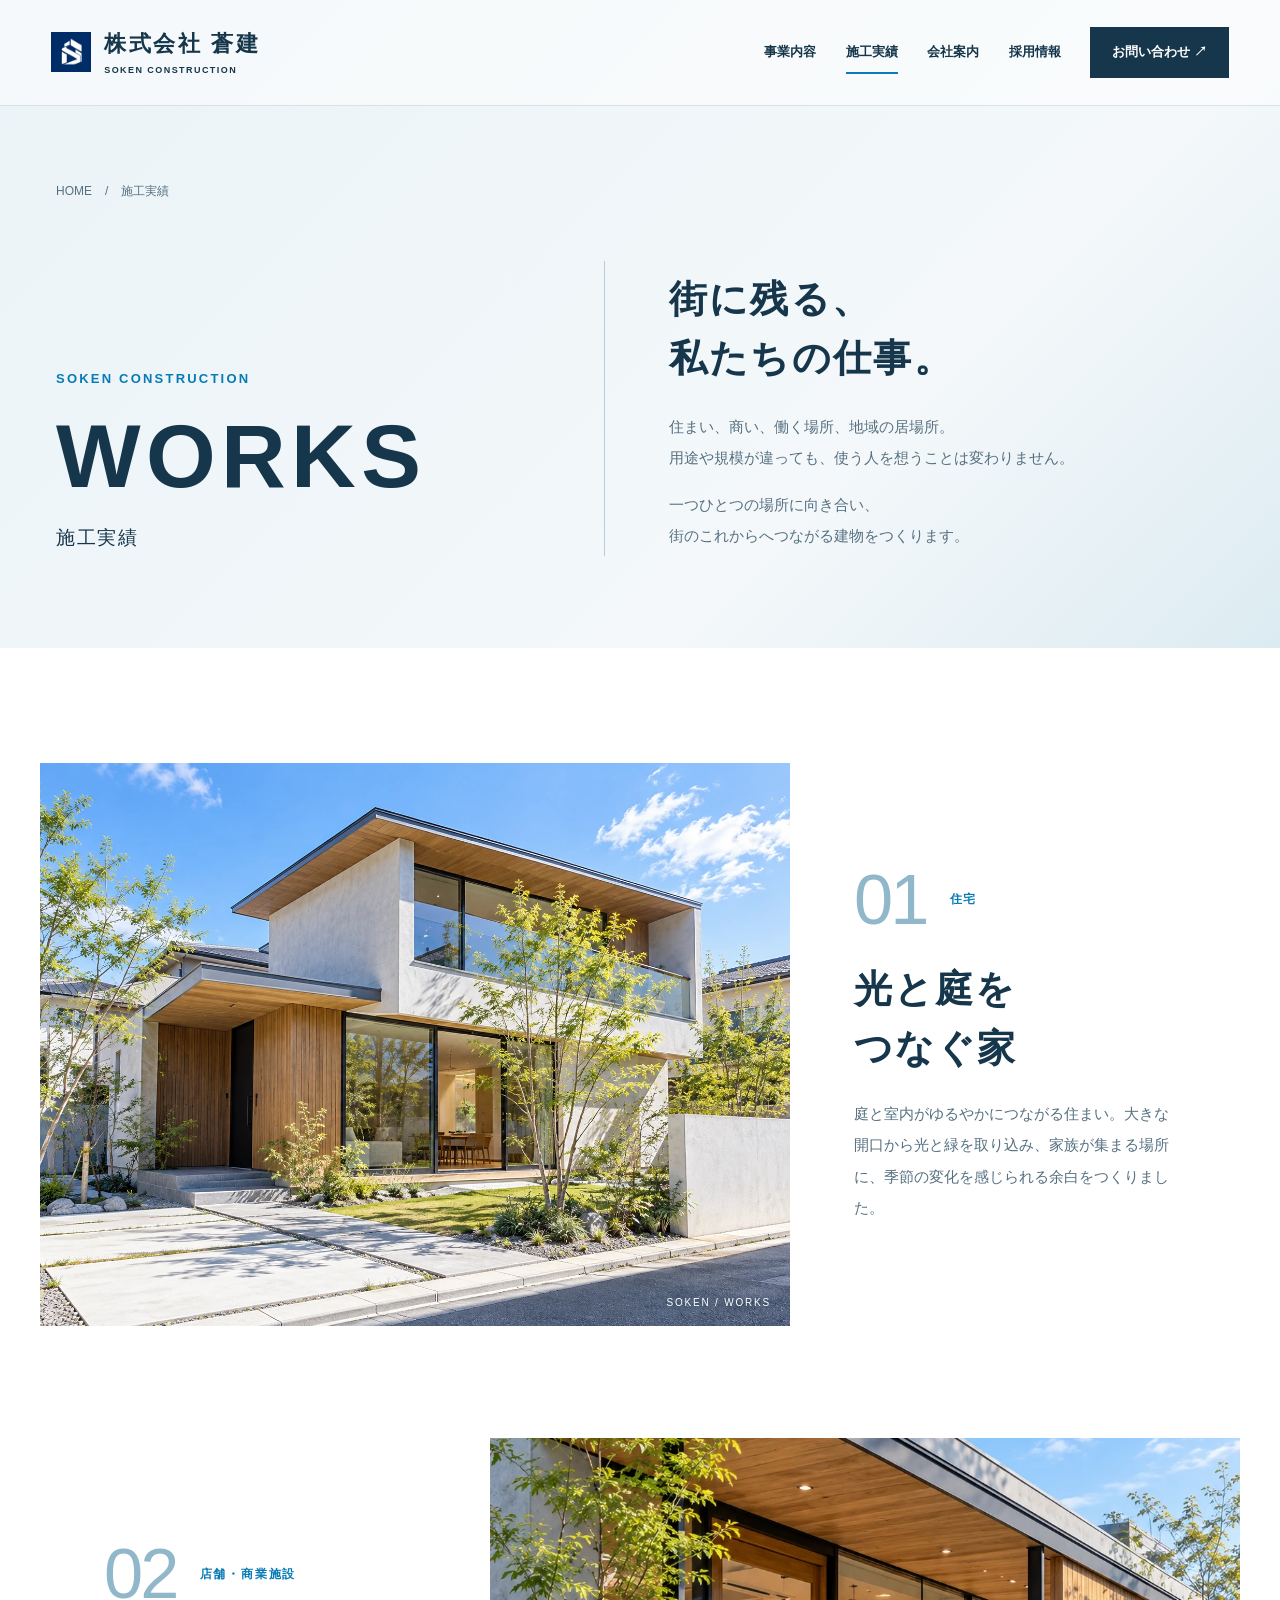
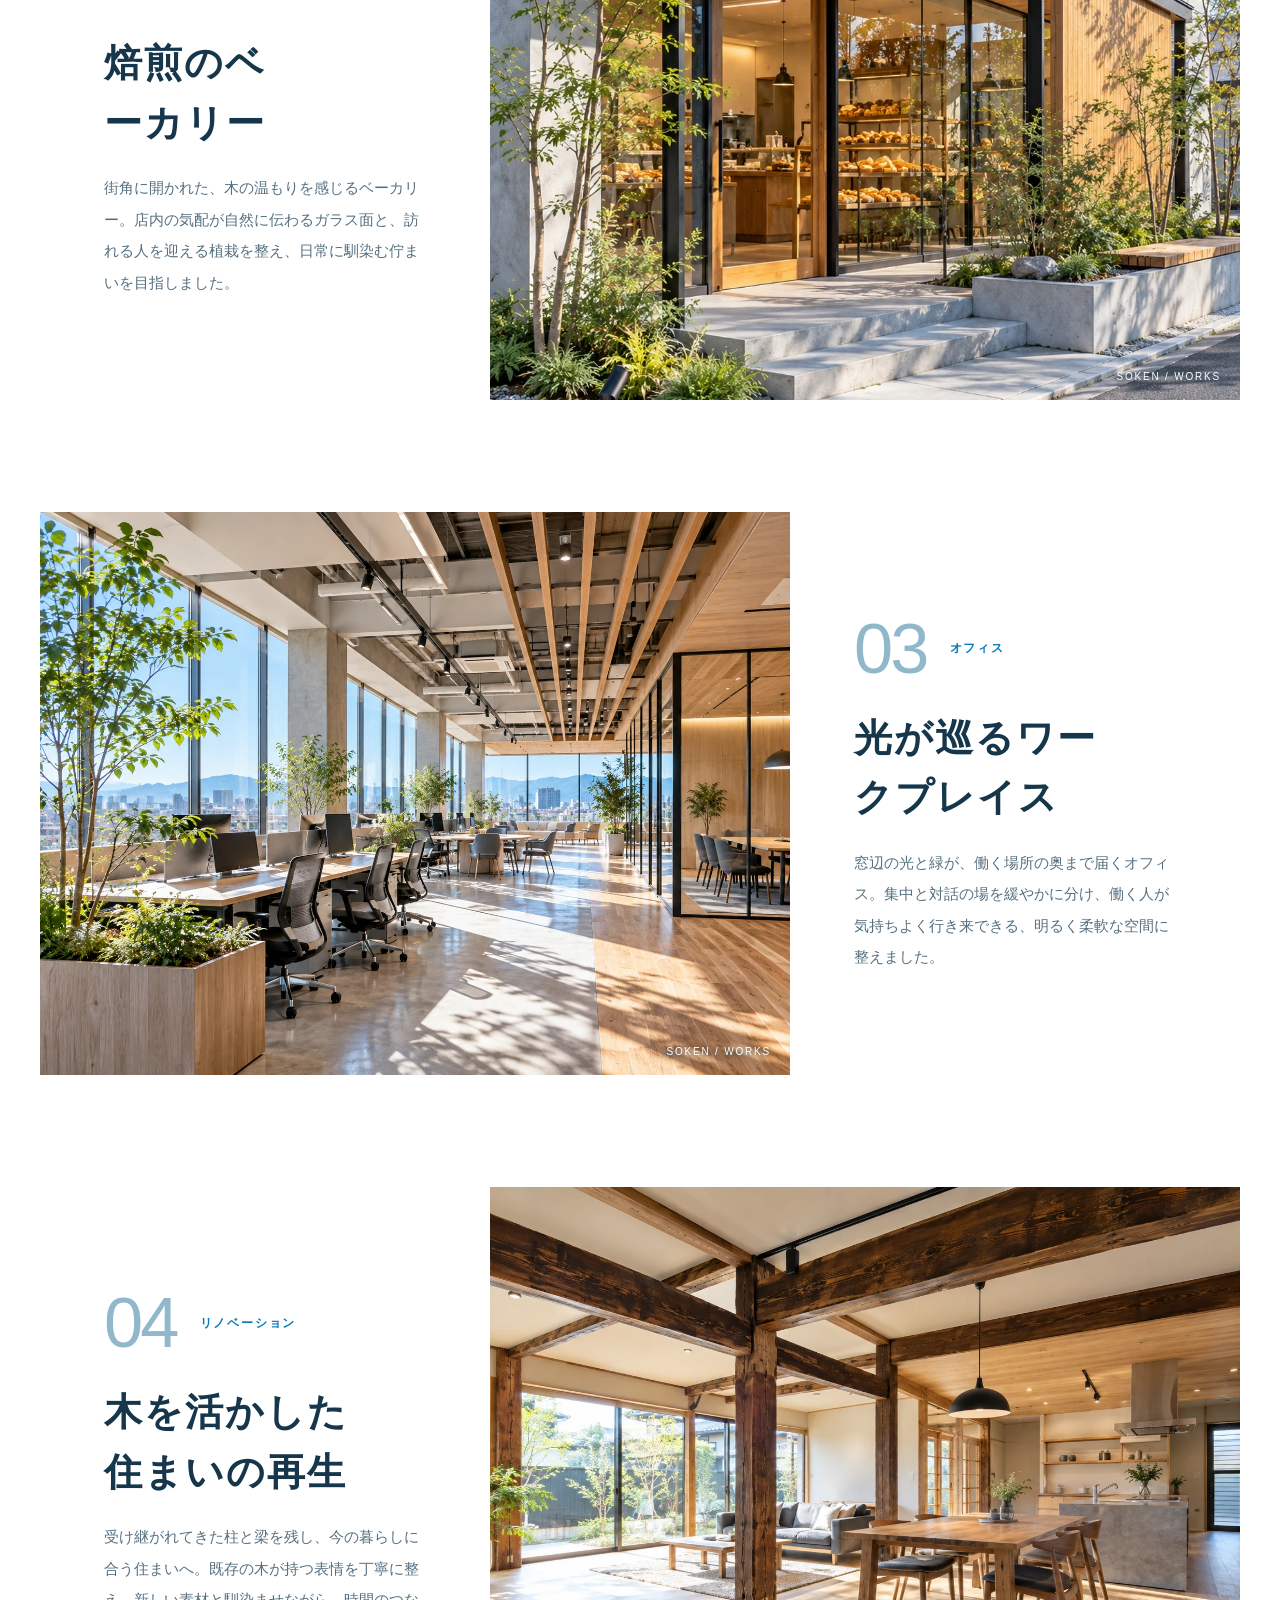
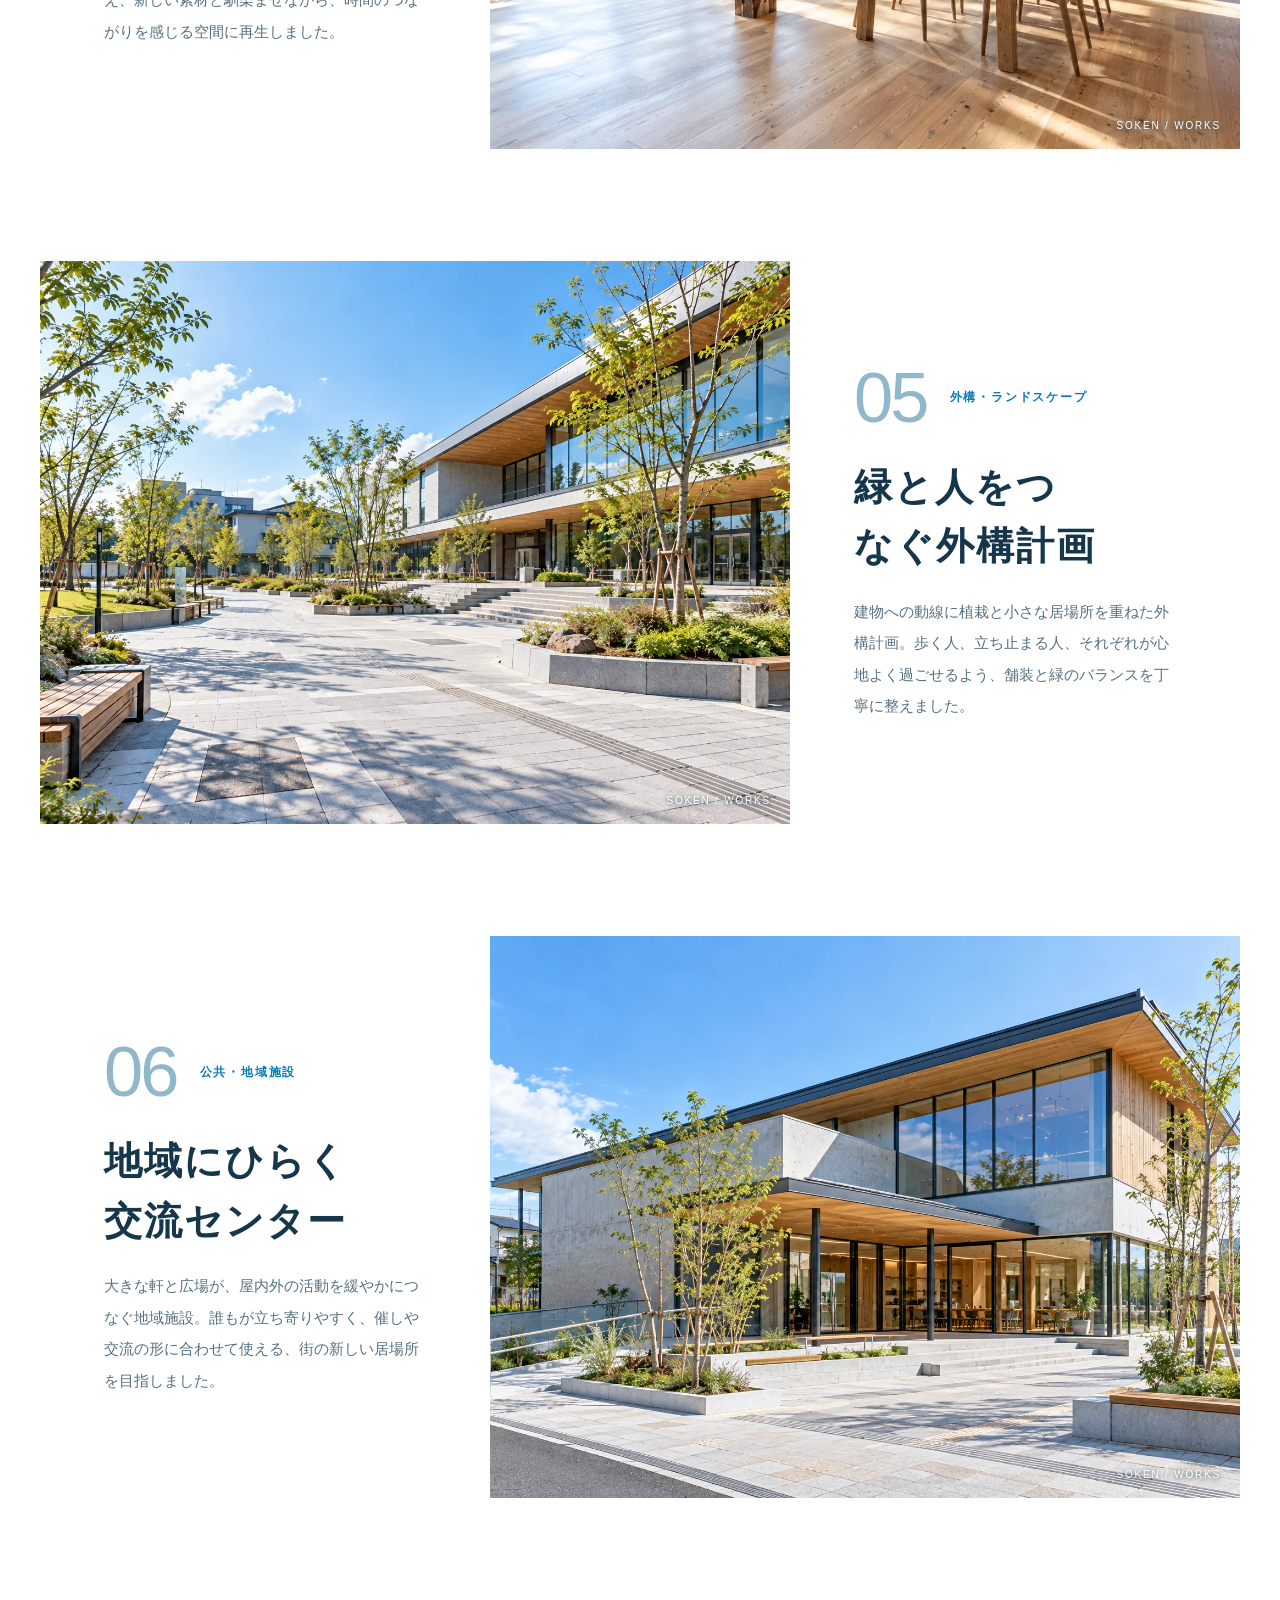
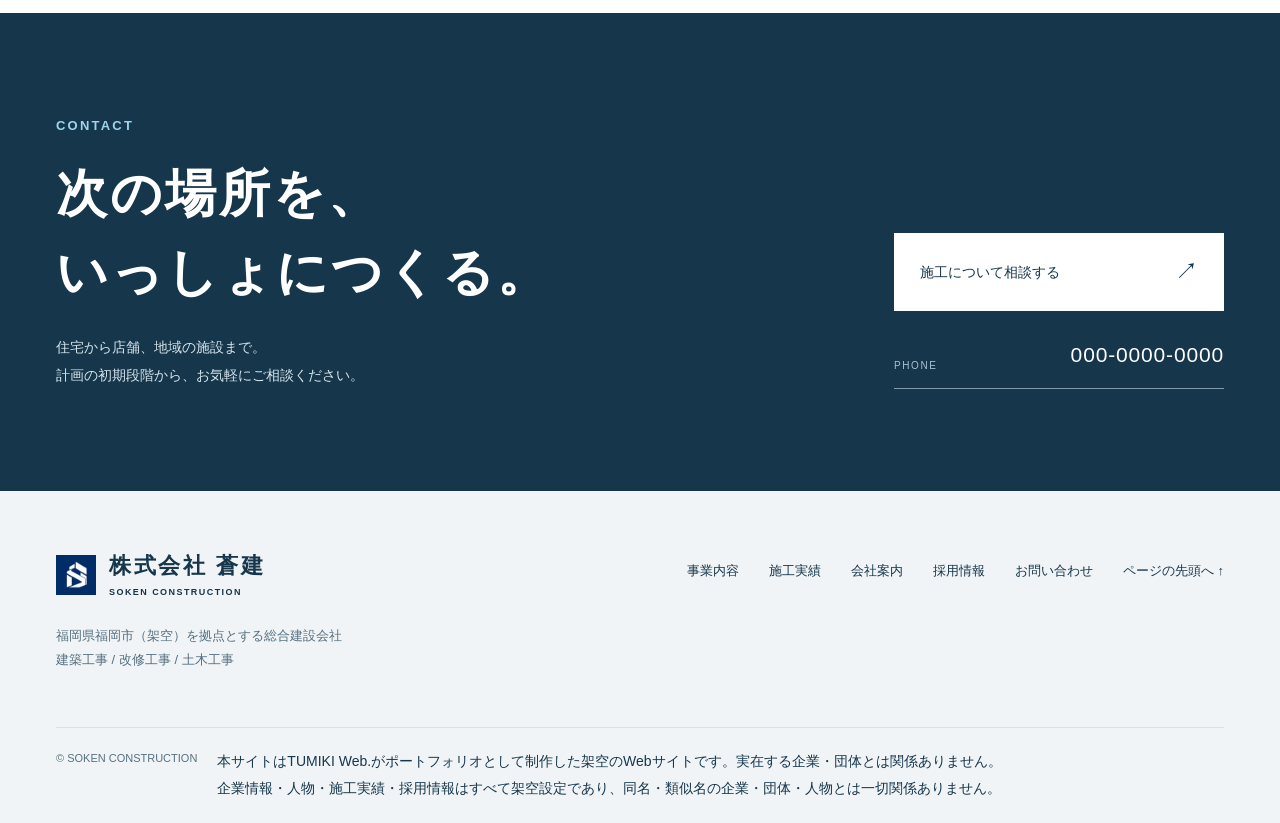
<file: works.html>
<!doctype html>
<html lang="ja">
  <head>
    <meta charset="utf-8">
    <meta name="viewport" content="width=device-width, initial-scale=1">
    <title>施工実績｜株式会社 蒼建｜建設会社Webサイト制作事例｜TUMIKI Web.</title>
    <meta name="description" content="TUMIKI Web.がポートフォリオとして制作した架空企業のWebサイトです。実在する同名・類似名の企業・団体・人物とは一切関係ありません。住宅・店舗・オフィス・地域施設まで、用途や規模の異なる建築に向き合う株式会社 蒼建の施工実績。">
    <meta name="robots" content="index,follow">
    <meta name="theme-color" content="#16364b">
    <meta name="mobile-web-app-capable" content="yes">
    <meta name="apple-mobile-web-app-capable" content="yes">
    <meta name="apple-mobile-web-app-title" content="蒼建">
    <meta name="apple-mobile-web-app-status-bar-style" content="default">
    <meta property="og:type" content="article">
    <meta property="og:locale" content="ja_JP">
    <meta property="og:site_name" content="株式会社 蒼建｜TUMIKI Web. 制作ポートフォリオ">
    <meta property="og:title" content="施工実績｜株式会社 蒼建｜建設会社Webサイト制作事例｜TUMIKI Web.">
    <meta property="og:description" content="TUMIKI Web.がポートフォリオとして制作した架空企業のWebサイトです。実在する同名・類似名の企業・団体・人物とは一切関係ありません。住宅・店舗・オフィス・地域施設まで、用途や規模の異なる建築に向き合う株式会社 蒼建の施工実績。">
    <link rel="canonical" href="https://tumiki-web.github.io/souken-portfolio/works.html">
    <meta property="og:url" content="https://tumiki-web.github.io/souken-portfolio/works.html">
    <meta property="og:image" content="https://tumiki-web.github.io/souken-portfolio/assets/images/ogp.webp">
    <meta property="og:image:width" content="1200">
    <meta property="og:image:height" content="630">
    <meta property="og:image:type" content="image/webp">
    <meta property="og:image:alt" content="株式会社 蒼建｜TUMIKI Web. 制作ポートフォリオ">
    <meta name="twitter:image" content="https://tumiki-web.github.io/souken-portfolio/assets/images/ogp.webp">
    <meta name="twitter:image:alt" content="株式会社 蒼建｜TUMIKI Web. 制作ポートフォリオ">
    <meta name="twitter:card" content="summary_large_image">
    <meta name="twitter:title" content="施工実績｜株式会社 蒼建｜建設会社Webサイト制作事例｜TUMIKI Web.">
    <meta name="twitter:description" content="TUMIKI Web.がポートフォリオとして制作した架空企業のWebサイトです。実在する同名・類似名の企業・団体・人物とは一切関係ありません。住宅・店舗・オフィス・地域施設まで、用途や規模の異なる建築に向き合う株式会社 蒼建の施工実績。">
    <link rel="icon" href="favicon.ico" sizes="16x16 32x32 48x48">
    <link rel="apple-touch-icon" sizes="180x180" href="assets/images/apple-touch-icon.png">
    <link rel="manifest" href="manifest.webmanifest">
    <link rel="stylesheet" href="assets/css/style.css">
    <script src="assets/js/main.js" defer></script>
    <noscript>
      <style>.menu-toggle{display:none}.mobile-nav[hidden]{display:block;position:static;padding-top:100px}.hero{min-height:760px}</style>
    </noscript>
  </head>
  <body id="top">
    <a class="skip-link" href="#main">本文へスキップ</a>
    <header class="site-header">
      <a class="brand" href="index.html" aria-label="株式会社 蒼建 ホーム"><img src="assets/images/icon-192.png" alt="" width="40" height="45"><span class="brand-name">株式会社 蒼建<span class="brand-en">SOKEN CONSTRUCTION</span></span></a>
      <nav class="desktop-nav" aria-label="メインナビゲーション">
        <a href="service.html" >事業内容</a>
        <a href="works.html" aria-current="page">施工実績</a>
        <a href="company.html" >会社案内</a>
        <a href="recruit.html" >採用情報</a>
        <a class="nav-contact" href="contact.html">お問い合わせ <span aria-hidden="true">↗</span></a>
      </nav>
      <button class="menu-toggle" aria-label="メニューを開く" aria-expanded="false" aria-controls="mobile-nav"><span></span><span></span></button>
    </header>
    <nav class="mobile-nav" id="mobile-nav" aria-label="モバイルナビゲーション" hidden>
      <a href="index.html">HOME<small>ホーム</small></a>
      <a href="service.html" >SERVICE<small>事業内容</small></a>
      <a href="works.html" aria-current="page">WORKS<small>施工実績</small></a>
      <a href="company.html" >COMPANY<small>会社案内</small></a>
      <a href="recruit.html" >RECRUIT<small>採用情報</small></a>
      <a class="mobile-contact" href="contact.html">お問い合わせ <span class="arrow" aria-hidden="true">↗</span></a>
    </nav>
    <main id="main">
      <section class="page-hero service-page-hero works-page-hero">
        <div class="wrap">
          <nav class="breadcrumbs" aria-label="パンくず">
            <a href="index.html">HOME</a>
            <span aria-hidden="true">/</span>
            <span>施工実績</span>
          </nav>
          <div class="service-hero-layout">
            <div>
              <p class="eyebrow">SOKEN CONSTRUCTION</p>
              <h1>WORKS</h1>
              <p class="page-ja">施工実績</p>
            </div>
            <div class="service-hero-copy works-hero-copy">
              <p class="service-hero-title"><span class="service-line">街に残る、</span><br>私たちの仕事。</p>
              <p>住まい、商い、働く場所、地域の居場所。<br>用途や規模が違っても、使う人を想うことは変わりません。</p>
              <p>一つひとつの場所に向き合い、<br>街のこれからへつながる建物をつくります。</p>
            </div>
          </div>
        </div>
      </section>
      <section class="works-portfolio" aria-label="施工実績一覧">
        <div class="works-projects">
          <article class="works-project" id="house">
            <figure class="works-project-image"><img src="assets/images/works-house.webp" alt="緑の庭と大きな開口部を備えた二階建て住宅の外観" width="1448" height="1086" loading="lazy" decoding="async"></figure>
            <div class="works-project-copy">
              <div class="works-project-meta">
                <span class="works-project-number">01</span>
                <p>住宅</p>
              </div>
              <h2>光と庭をつなぐ家</h2>
              <p>庭と室内がゆるやかにつながる住まい。大きな開口から光と緑を取り込み、家族が集まる場所に、季節の変化を感じられる余白をつくりました。</p>
            </div>
          </article>
          <article class="works-project works-project--reverse" id="shop">
            <figure class="works-project-image works-project-image--bakery"><img src="assets/images/works-bakery.webp" alt="ガラス面と木材、植栽が調和するベーカリーの外観" width="1086" height="1448" loading="lazy" decoding="async"></figure>
            <div class="works-project-copy">
              <div class="works-project-meta">
                <span class="works-project-number">02</span>
                <p>店舗・商業施設</p>
              </div>
              <h2>焙煎のベーカリー</h2>
              <p>街角に開かれた、木の温もりを感じるベーカリー。店内の気配が自然に伝わるガラス面と、訪れる人を迎える植栽を整え、日常に馴染む佇まいを目指しました。</p>
            </div>
          </article>
          <article class="works-project" id="office">
            <figure class="works-project-image"><img src="assets/images/works-office.webp" alt="自然光と植栽を取り込んだ開放的なオフィス空間" width="1448" height="1086" loading="lazy" decoding="async"></figure>
            <div class="works-project-copy">
              <div class="works-project-meta">
                <span class="works-project-number">03</span>
                <p>オフィス</p>
              </div>
              <h2>光が巡るワークプレイス</h2>
              <p>窓辺の光と緑が、働く場所の奥まで届くオフィス。集中と対話の場を緩やかに分け、働く人が気持ちよく行き来できる、明るく柔軟な空間に整えました。</p>
            </div>
          </article>
          <article class="works-project works-project--reverse" id="renovation">
            <figure class="works-project-image"><img src="assets/images/works-renovation.webp" alt="既存の木の柱と梁を活かして再生した住宅の室内" width="1536" height="1024" loading="lazy" decoding="async"></figure>
            <div class="works-project-copy">
              <div class="works-project-meta">
                <span class="works-project-number">04</span>
                <p>リノベーション</p>
              </div>
              <h2>木を活かした住まいの再生</h2>
              <p>受け継がれてきた柱と梁を残し、今の暮らしに合う住まいへ。既存の木が持つ表情を丁寧に整え、新しい素材と馴染ませながら、時間のつながりを感じる空間に再生しました。</p>
            </div>
          </article>
          <article class="works-project" id="landscape">
            <figure class="works-project-image"><img src="assets/images/works-plaza.webp" alt="植栽と歩行空間、ベンチを備えた建物前の広場" width="1536" height="1024" loading="lazy" decoding="async"></figure>
            <div class="works-project-copy">
              <div class="works-project-meta">
                <span class="works-project-number">05</span>
                <p>外構・ランドスケープ</p>
              </div>
              <h2>緑と人をつなぐ外構計画</h2>
              <p>建物への動線に植栽と小さな居場所を重ねた外構計画。歩く人、立ち止まる人、それぞれが心地よく過ごせるよう、舗装と緑のバランスを丁寧に整えました。</p>
            </div>
          </article>
          <article class="works-project works-project--reverse" id="community">
            <figure class="works-project-image"><img src="assets/images/works-community.webp" alt="大きな軒と広場を備え、地域に開かれた交流施設の外観" width="1536" height="1024" loading="lazy" decoding="async"></figure>
            <div class="works-project-copy">
              <div class="works-project-meta">
                <span class="works-project-number">06</span>
                <p>公共・地域施設</p>
              </div>
              <h2>地域にひらく交流センター</h2>
              <p>大きな軒と広場が、屋内外の活動を緩やかにつなぐ地域施設。誰もが立ち寄りやすく、催しや交流の形に合わせて使える、街の新しい居場所を目指しました。</p>
            </div>
          </article>
        </div>
      </section>
      <section class="service-contact works-contact">
        <div class="wrap service-contact-inner">
          <div>
            <p class="eyebrow">CONTACT</p>
            <h2>次の場所を、<br>いっしょにつくる。</h2>
            <p>住宅から店舗、地域の施設まで。<br>計画の初期段階から、お気軽にご相談ください。</p>
          </div>
          <div class="service-contact-actions"><a class="button" href="contact.html">施工について相談する<span class="arrow" aria-hidden="true">↗</span></a><a class="service-phone" href="tel:00000000000"><span>PHONE</span>000-0000-0000</a></div>
        </div>
      </section>
    </main>
    <footer class="site-footer">
      <div class="wrap">
        <div class="footer-top">
          <div>
            <a class="brand" href="index.html"><img src="assets/images/icon-192.png" alt="" width="40" height="45"><span class="brand-name">株式会社 蒼建<span class="brand-en">SOKEN CONSTRUCTION</span></span></a>
            <p class="footer-address">福岡県福岡市（架空）を拠点とする総合建設会社<br>建築工事 / 改修工事 / 土木工事</p>
          </div>
          <nav class="footer-nav" aria-label="フッターナビゲーション">
            <a href="service.html">事業内容</a>
            <a href="works.html">施工実績</a>
            <a href="company.html">会社案内</a>
            <a href="recruit.html">採用情報</a>
            <a href="contact.html">お問い合わせ</a>
            <a href="#top">ページの先頭へ ↑</a>
          </nav>
        </div>
        <div class="footer-bottom">
          <p>© SOKEN CONSTRUCTION</p>
          <p class="portfolio-note">本サイトはTUMIKI Web.がポートフォリオとして制作した架空のWebサイトです。実在する企業・団体とは関係ありません。<br>企業情報・人物・施工実績・採用情報はすべて架空設定であり、同名・類似名の企業・団体・人物とは一切関係ありません。</p>
        </div>
      </div>
    </footer>
  </body>
</html>
</file>
<file: assets/css/style.css>
@charset "UTF-8";
:root{--ink:#16364b;--blue:#087bb6;--sky:#eaf3f7;--paper:#fff;--muted:#567080;--line:#d7e2e8;--space:clamp(72px,9vw,144px);--wrap:1200px;--ease:cubic-bezier(.2,.7,.2,1)}
*{box-sizing:border-box}html{scroll-behavior:smooth;scroll-padding-top:100px}body{margin:0;color:var(--ink);background:var(--paper);font-family:"Helvetica Neue",Arial,"Hiragino Kaku Gothic ProN","Yu Gothic",Meiryo,sans-serif;line-height:1.9;-webkit-font-smoothing:antialiased}body.menu-open{overflow:hidden}a{color:inherit;text-decoration:none}img[hidden]{display:none}button,input,textarea,select{font:inherit}button,a{-webkit-tap-highlight-color:transparent}button{color:inherit}a:focus-visible,button:focus-visible,summary:focus-visible{outline:3px solid var(--blue);outline-offset:6px}::selection{background:#bbe4f5}h1,h2,h3,p{margin:0}img{display:block;width:100%;height:100%;object-fit:cover}button{cursor:pointer}ul{list-style:none;margin:0;padding:0}.wrap{width:min(var(--wrap),calc(100% - 112px));margin-inline:auto}.section{padding-block:var(--space)}.eyebrow{font-size:13px;font-weight:700;letter-spacing:.17em;line-height:1.5;color:var(--blue)}.eyebrow span{margin-right:20px;font-weight:400}.section-title{font-size:clamp(32px,3.6vw,52px);line-height:1.5;letter-spacing:.06em;margin-top:18px;font-weight:600}.copy{line-height:2.25;font-size:16px}.text-link{display:inline-flex;align-items:center;justify-content:space-between;gap:40px;padding:17px 0;border-bottom:1px solid var(--ink);font-size:14px;font-weight:700;min-width:215px}.arrow{font-weight:400;font-size:23px;transition:transform .3s}.text-link:hover .arrow,.button:hover .arrow{transform:translateX(5px)}.button{display:inline-flex;justify-content:space-between;align-items:center;gap:38px;padding:17px 26px;background:var(--ink);color:white;font-size:14px;min-height:60px}.skip-link{position:fixed;top:-100px;left:20px;z-index:100;background:white;padding:10px}.skip-link:focus{top:10px}
.site-header{position:absolute;z-index:30;top:0;width:100%;height:106px;display:flex;align-items:center;justify-content:space-between;padding:0 4vw;gap:28px;border-bottom:1px solid #16364b20;background:#fff8}.brand{display:flex;align-items:center;gap:13px;flex-shrink:0;line-height:1.4}.brand img{width:40px;height:45px;object-fit:contain}.brand-name{font-size:22px;font-weight:700;letter-spacing:.12em}.brand-en{display:block;font-size:9px;letter-spacing:.16em;margin-top:4px}.desktop-nav{display:flex;align-items:center;gap:clamp(18px,2.3vw,38px);font-size:13px;font-weight:700}.desktop-nav a{position:relative}.desktop-nav a:not(.nav-contact):after{content:"";position:absolute;bottom:-9px;left:0;width:0;height:2px;background:var(--blue);transition:width .25s}.desktop-nav a:hover:after,.desktop-nav a[aria-current]:after{width:100%}.nav-contact{background:var(--ink);color:white;padding:13px 22px}.menu-toggle{display:none;border:0;background:transparent;width:48px;height:48px;padding:10px}.menu-toggle span{display:block;width:27px;height:1px;background:var(--ink);margin:7px 0;transition:transform .2s}.menu-toggle[aria-expanded=true] span:first-child{transform:translateY(4px) rotate(45deg)}.menu-toggle[aria-expanded=true] span:last-child{transform:translateY(-4px) rotate(-45deg)}.mobile-nav{position:fixed;inset:80px 0 0;z-index:29;background:var(--sky);padding:35px 8%;overflow:auto}.mobile-nav[hidden]{display:none}.mobile-nav a{display:flex;align-items:center;justify-content:space-between;padding:15px 0;border-bottom:1px solid var(--line);font-size:23px}.mobile-nav small{font-size:13px}.mobile-nav .mobile-contact{margin-top:26px;background:var(--ink);color:white;padding:16px 22px;font-size:16px}
.hero{position:relative;min-height:760px;height:100svh;max-height:1200px;background:#e4eff5;isolation:isolate;overflow:hidden}.hero-bg{position:absolute;inset:0;z-index:-2;background:linear-gradient(115deg,#edf6fa 3%,#e5f1f7 38%,#adcede 100%)}.hero-bg img{object-position:66% 42%}.hero:after{content:"";position:absolute;inset:0;z-index:-1;background:linear-gradient(90deg,#edf5fbe8 0%,#eef6fa9c 38%,#e8f4fa00 72%)}.hero-grid{position:absolute;inset:106px 0 0;background:linear-gradient(90deg,transparent 49.9%,#fff5 50%,transparent 50.1%);pointer-events:none;z-index:-1}.hero-content{position:absolute;left:max(7vw,calc((100vw - 1200px)/2));top:50%;transform:translateY(-44%)}.hero-kicker{letter-spacing:.18em;font-size:13px;font-weight:600;display:flex;align-items:center;gap:13px;margin-bottom:29px}.hero-kicker:before{content:"";width:29px;height:2px;background:var(--blue)}.hero h1{font-size:clamp(66px,7.6vw,118px);letter-spacing:.04em;line-height:1.4;font-weight:600;margin-left:-.07em}.hero-en{font-size:clamp(16px,1.7vw,23px);letter-spacing:.22em;margin:18px 0 32px}.hero-lead{font-size:15px;line-height:2.1;letter-spacing:.07em}.hero .text-link{margin-top:24px}.hero-bottom{position:absolute;bottom:30px;left:4vw;right:4vw;display:flex;justify-content:space-between;align-items:flex-end}.hero-scroll{font-size:11px;letter-spacing:.15em;display:flex;gap:16px;align-items:center}.hero-scroll:before{content:"";width:1px;height:45px;background:var(--ink)}.hero-location{font-size:11px;letter-spacing:.16em}.hero-index{font-size:12px;letter-spacing:.12em}.hero-index span{display:inline-block;width:76px;height:1px;background:#16364b55;vertical-align:middle;margin:0 14px}.intro{display:grid;grid-template-columns:1fr 1.05fr;gap:10%;align-items:start}.intro .section-title{font-size:clamp(30px,3.2vw,47px)}.intro-body{padding-top:35px}.intro-body .text-link{margin-top:23px}.intro-sign{font-size:12px;letter-spacing:.15em;color:var(--muted);margin-top:38px}.section-head{display:flex;justify-content:space-between;align-items:flex-end;margin-bottom:48px;gap:28px}.media{position:relative;overflow:hidden;background:linear-gradient(135deg,#dce8e9,#bed2dc);aspect-ratio:4/3}.media img{transition:transform .8s var(--ease)}a:hover .media img{transform:scale(1.035)}.media:before{content:attr(data-label);position:absolute;inset:auto 24px 21px;color:#456777;font-size:11px;letter-spacing:.2em;z-index:0}.media img{position:relative}.media img[hidden]{display:none}.service{background:#f3f6f7}.service-layout{display:grid;grid-template-columns: .95fr 1.05fr;gap:7%;align-items:center}.service-visual{aspect-ratio:4/5;background:linear-gradient(140deg,#c9dae2,#e3eced 55%,#adc4cb)}.service-visual:after{content:"SOKEN / OUR BUSINESS";position:absolute;left:25px;top:25px;letter-spacing:.2em;font-size:11px;color:#395c70}.service-list a{display:grid;grid-template-columns:40px 1fr 24px;gap:12px;padding:27px 0;border-top:1px solid #c9d6de}.service-list a:last-child{border-bottom:1px solid #c9d6de}.item-no{font-size:12px;color:var(--blue);padding-top:8px}.service-list h3{font-size:23px;letter-spacing:.05em;font-weight:600}.service-list p{font-size:14px;line-height:1.9;color:var(--muted);margin-top:8px}.service-list .arrow{align-self:center}.section-note{font-size:14px;color:var(--muted);margin-top:25px}.strength-top{display:grid;grid-template-columns:1fr 1fr;gap:9%;align-items:end;margin-bottom:56px}.strength-items{display:grid;grid-template-columns:repeat(3,1fr);gap:44px}.strength-item{border-top:1px solid var(--line);padding-top:27px}.strength-number{font-size:55px;line-height:1.2;font-weight:300;color:#93b6c8;letter-spacing:-.04em}.strength-item h3{font-size:22px;margin:25px 0 18px}.strength-item p{font-size:14px;line-height:2.05;color:var(--muted)}.works{background:var(--sky)}.works-grid{display:grid;grid-template-columns:1.15fr .85fr;gap:50px}.work:nth-child(2){margin-top:100px}.work .media{aspect-ratio:4/3}.work:nth-child(2) .media{aspect-ratio:1/1;background:linear-gradient(145deg,#d5dad4,#b4c8c4)}.work-meta{display:flex;gap:18px;align-items:center;font-size:12px;letter-spacing:.04em;margin:21px 0 10px;color:var(--muted)}.work-meta span:first-child{border:1px solid #b7ccd8;padding:2px 11px}.work h3{font-size:21px;font-weight:600;display:flex;justify-content:space-between;gap:10px}.works-more{display:flex;justify-content:flex-end;margin-top:38px}.philosophy{text-align:center;padding:100px 24px 110px;position:relative;overflow:hidden;background:var(--ink);color:white}.philosophy .eyebrow{color:#a7d6ed}.philosophy h2{font-size:clamp(30px,4.4vw,61px);letter-spacing:.12em;line-height:1.7;margin:29px 0}.philosophy p:not(.eyebrow){font-size:15px;line-height:2.2;color:#d2e1e9}.philosophy .text-link{border-color:#b0c6d2;margin-top:25px}.recruit{display:grid;grid-template-columns:1.05fr .95fr;align-items:stretch}.recruit-photo{aspect-ratio:auto;min-height:540px;background:linear-gradient(125deg,#bfd2db,#e5ecee)}.recruit-copy{padding:70px clamp(30px,5vw,90px);background:#f4f7f8}.recruit-copy .section-title{font-size:clamp(29px,3vw,42px);margin-bottom:24px}.recruit-copy .copy{font-size:15px}.recruit-copy .text-link{margin-top:22px}.contact-band{padding:78px 0}.contact-inner{display:flex;justify-content:space-between;align-items:center;gap:32px}.contact-inner h2{font-size:30px;font-weight:600;margin:12px 0 13px}.contact-inner p:last-child{font-size:14px;color:var(--muted)}.contact-inner .button{min-width:275px}.site-footer{background:#f0f4f6;padding:60px 0 22px}.footer-top{display:flex;justify-content:space-between;gap:35px;align-items:flex-start}.footer-address{font-size:13px;color:var(--muted);margin-top:25px}.footer-nav{display:flex;flex-wrap:wrap;gap:16px 30px;font-size:13px;padding-top:8px}.footer-bottom{margin-top:54px;padding-top:20px;border-top:1px solid var(--line);display:flex;justify-content:space-between;gap:20px;font-size:11px;color:var(--muted);align-items:center}.portfolio-note{font-size:11px}.page-hero{padding:180px 0 65px;background:var(--sky)}.breadcrumbs{font-size:12px;display:flex;gap:13px;color:var(--muted);margin-bottom:45px}.page-hero h1{font-size:clamp(43px,6vw,76px);line-height:1.2;letter-spacing:.06em;margin:15px 0}.page-hero .page-ja{font-size:19px;letter-spacing:.08em}.page-body{max-width:850px}.page-body>.copy{margin-top:25px}.detail-block{margin-top:45px;padding-top:28px;border-top:1px solid var(--line)}.detail-block h2{font-size:25px;margin-bottom:14px}.detail-block p{color:var(--muted)}.overview{margin-top:35px}.overview div{display:grid;grid-template-columns:150px 1fr;padding:20px 0;border-bottom:1px solid var(--line)}.overview dt{font-size:14px;font-weight:700}.overview dd{margin:0;font-size:15px}.notice{border-left:3px solid var(--blue);padding:20px 25px;background:var(--sky);margin-top:35px}.notice p{font-size:14px}.contact-options{margin-top:35px}.contact-options details{border-top:1px solid var(--line);padding:20px 0}.contact-options details:last-child{border-bottom:1px solid var(--line)}.contact-options summary{cursor:pointer;font-weight:600}.contact-options details p{font-size:14px;margin-top:15px;color:var(--muted)}
@media(min-width:1600px){.hero-content{left:calc((100% - 1320px)/2)}}
@media(max-width:1050px){.desktop-nav{gap:18px}.site-header{padding-inline:28px}.desktop-nav a{font-size:12px}.brand-name{font-size:20px}.wrap{width:calc(100% - 72px)}.hero h1{font-size:8.5vw}.strength-items{gap:25px}.recruit-copy{padding:50px 35px}.footer-nav{max-width:380px}}
@media(max-width:800px){.site-header{height:80px;padding:0 24px}.desktop-nav{display:none}.menu-toggle{display:block}.site-header:has(.menu-toggle[aria-expanded=true]){position:fixed;background:white}.brand img{width:33px;height:37px}.brand-name{font-size:20px}.brand-en{font-size:8px}.wrap{width:calc(100% - 48px)}.hero{min-height:690px;max-height:960px}.hero-content{left:7%;top:45%;transform:translateY(-34%)}.hero h1{font-size:clamp(45px,10vw,76px);line-height:1.55}.hero-bg img{object-position:65% 35%}.hero:after{background:linear-gradient(90deg,#edf5fbd9,#edf5fb50 70%),linear-gradient(0deg,#edf5fbc4,transparent 60%)}.hero-en{font-size:17px}.hero-grid{top:80px}.hero-bottom{left:24px;right:24px;bottom:24px}.hero-location{display:none}.intro{grid-template-columns:1fr;gap:30px}.intro-body{padding-top:0;max-width:580px}.intro-sign{margin-top:25px}.service-layout{grid-template-columns:.8fr 1.2fr;gap:30px}.service-visual{aspect-ratio:3/5}.service-list a{grid-template-columns:25px 1fr 20px;padding-block:23px;gap:8px}.service-list h3{font-size:19px}.strength-top{grid-template-columns:1fr;gap:24px}.strength-items{gap:24px}.strength-item h3{font-size:18px}.works-grid{gap:25px}.work h3{font-size:18px}.work-meta{flex-wrap:wrap;gap:8px}.recruit{grid-template-columns:1fr 1fr}.recruit-photo{min-height:520px}.recruit-copy{padding:45px 26px}.contact-inner{align-items:flex-start;flex-direction:column}.contact-inner .button{min-width:260px}.footer-top{flex-direction:column}.footer-nav{max-width:none}.footer-bottom{align-items:flex-start;flex-direction:column;gap:8px}.page-hero{padding-top:130px}}
@media(max-width:560px){:root{--space:76px}.hero{height:100svh;min-height:680px;max-height:920px}.hero-content{left:24px;right:20px;top:auto;bottom:110px;transform:none}.hero h1{font-size:clamp(32px,9.8vw,56px);letter-spacing:.01em;white-space:nowrap}.hero-kicker{font-size:11px;margin-bottom:20px;letter-spacing:.1em}.hero-en{font-size:14px;letter-spacing:.18em;margin:15px 0 23px}.hero-lead{font-size:13px;letter-spacing:.025em}.hero .text-link{margin-top:17px;font-size:13px;min-width:200px}.hero:after{background:linear-gradient(0deg,#edf5fb 0%,#edf5fbe6 26%,#edf5fb70 60%,#edf5fb15 100%)}.hero-bg img{object-position:64% 24%}.hero-scroll{font-size:10px}.hero-scroll:before{height:30px}.hero-index{font-size:10px}.hero-index span{width:35px;margin:0 9px}.section-title{font-size:31px}.intro .section-title{font-size:30px}.copy{font-size:15px;line-height:2.2}.section-head{align-items:flex-start;flex-direction:column;gap:20px;margin-bottom:30px}.section-head>.text-link{display:none}.service-layout{display:flex;flex-direction:column;gap:26px;align-items:stretch}.service-visual{aspect-ratio:5/4}.service-list a{padding-block:24px;grid-template-columns:28px 1fr 20px}.service-list h3{font-size:21px}.section-note{font-size:13px}.strength-top{margin-bottom:35px}.strength-items{grid-template-columns:1fr;gap:25px}.strength-item{display:grid;grid-template-columns:50px 1fr;gap:5px 18px;padding-top:24px}.strength-number{font-size:36px;grid-row:1/3}.strength-item h3{font-size:21px;margin:0 0 8px}.strength-item p{grid-column:2}.works-grid{grid-template-columns:1fr;gap:39px}.work:nth-child(2){margin:0 0 0 36px}.work:nth-child(2) .media{aspect-ratio:4/3}.work h3{font-size:18px}.work-meta{margin-top:15px;font-size:11px}.works-more{margin-top:25px}.philosophy{padding:72px 24px}.philosophy h2{font-size:28px;letter-spacing:.06em}.philosophy p:not(.eyebrow){font-size:14px}.recruit{display:flex;flex-direction:column}.recruit-photo{min-height:0;aspect-ratio:5/4}.recruit-copy{padding:45px 24px 55px}.recruit-copy .section-title{font-size:30px}.contact-band{padding-block:60px}.contact-inner h2{font-size:25px}.contact-inner .button{width:100%}.site-footer{padding-top:45px}.footer-nav{display:grid;grid-template-columns:1fr 1fr;width:100%;gap:15px 20px}.footer-bottom{margin-top:35px}.page-hero h1{font-size:44px}.page-body .section-title{font-size:28px}.overview div{grid-template-columns:1fr;gap:6px}.notice{padding:18px}.breadcrumbs{margin-bottom:32px}}
@media(prefers-reduced-motion:reduce){html{scroll-behavior:auto}*,*:before,*:after{transition:none!important;animation:none!important}}
/* Supplied hero photograph: preserve the clear right-hand portrait. */
.hero-bg picture{display:block;width:100%;height:100%}
.hero-bg img{object-fit:cover;object-position:70% 0%}
.hero:after{background:linear-gradient(90deg,rgba(239,247,251,.82) 0%,rgba(239,247,251,.66) 28%,rgba(239,247,251,.22) 48%,transparent 62%)}
.hero-grid{background:none}
.hero-index{color:white;text-shadow:0 1px 5px #16364b80}
.hero-index span{background:#ffffff90}
@media(min-width:801px){
  body:has(.hero) .site-header{background:rgba(255,255,255,.78)}
  .hero{min-height:640px;max-height:none}
  .hero h1{font-size:clamp(58px,6vw,100px)}
  .hero-content{left:7vw}
  .hero-location{padding:3px 8px;background:#edf5fbcc}
}
@media(max-width:800px){
  .hero-bg img{object-position:72% top}
  .hero:after{background:linear-gradient(90deg,#edf5fbdd, #edf5fb88 40%,transparent 80%),linear-gradient(0deg,#edf5fbcc,transparent 65%)}
}
@media(max-width:560px){
  .hero{height:100svh;min-height:800px;max-height:none}
  .hero-bg img{object-position:85% bottom}
  .hero-content{top:clamp(112px,14svh,132px);bottom:auto}
  .hero-kicker{margin-bottom:10px}
  .hero-en{margin:10px 0 12px}
  .hero .text-link{margin-top:6px;padding-block:8px}
  .hero:after{background:linear-gradient(125deg,rgba(239,247,251,.56),rgba(239,247,251,.18) 35%,transparent 55%)}
  .hero-bottom{bottom:calc(32px + env(safe-area-inset-bottom,0px));gap:20px;align-items:center}
  .hero-scroll,.hero-index{font-size:11px;line-height:1.7;letter-spacing:.08em;color:white;text-shadow:0 1px 3px #071f32,0 0 5px #071f32}
  .hero-scroll{flex:0 0 112px;gap:10px}
  .hero-scroll:before{flex:none;height:34px;background:white;box-shadow:0 1px 3px #071f32}
  .hero-index{flex:0 0 130px;text-align:right}
  .hero-index span{width:22px;margin:0 0 0 9px}
  .hero-index span{background:#ffffff90}
}



/* Portfolio disclosure and contact demo; existing hero styles are untouched. */
.site-footer .footer-bottom{flex-wrap:wrap;align-items:flex-start}
.site-footer .portfolio-note{flex:1 1 580px;font-size:14px;line-height:1.9;color:var(--ink)}
.demo-phone{display:inline-block;font-size:clamp(26px,5vw,40px);font-weight:600;letter-spacing:.05em;border-bottom:1px solid var(--ink);margin-top:8px}
.demo-form{margin-top:32px}
.demo-form fieldset{border:0;margin:0;padding:0;min-width:0}
.demo-form legend{font-size:16px;font-weight:600;padding:0;margin-bottom:24px}
.demo-form legend span{display:block;font-size:13px;font-weight:400;color:var(--muted)}
.form-row{display:grid;grid-template-columns:1fr 1fr;gap:24px}
.form-field{margin-bottom:24px}
.form-field label{display:block;font-size:14px;font-weight:600;margin-bottom:8px}
.form-field label span{color:var(--blue)}
.form-field label small{font-weight:400;margin-left:8px}
.form-field input,.form-field select,.form-field textarea{display:block;width:100%;min-width:0;border:1px solid #9db0bc;border-radius:0;background:white;color:var(--ink);padding:13px 15px;font-size:16px;line-height:1.7}
.form-field textarea{resize:vertical}
.form-field input:focus-visible,.form-field select:focus-visible,.form-field textarea:focus-visible,.demo-consent input:focus-visible{outline:2px solid var(--blue);outline-offset:3px}
.demo-consent{display:flex;align-items:flex-start;gap:12px;font-size:14px;margin:8px 0 30px;cursor:pointer}
.demo-consent input{flex:none;width:20px;height:20px;margin:4px 0 0;accent-color:var(--blue)}
.demo-form .button{border:0}
.demo-form [role=status]{font-size:15px}
@media(max-width:560px){.form-row{grid-template-columns:1fr;gap:0}.demo-form .button{width:100%}.site-footer .portfolio-note{flex-basis:auto}}

/* TOP supplied photographs: retain the existing image frame geometry. */
.media--photo img{position:absolute;inset:0;object-fit:cover;object-position:center}
.media--photo:before,.service-visual.media--photo:after{display:none}
.recruit-photo.media--photo img{object-position:center 70%}
@media(max-width:560px){
  .service-visual.media--photo img{object-position:center 40%}
  .work .media--photo img[src$="works-bakery.webp"]{object-position:center 65%}
  .recruit-photo.media--photo img{object-position:center 66%}
}

/* TOP desktop finishing adjustments only. */
@media(min-width:801px){
  body:has(.hero) .strength-top{grid-template-columns:1.5fr 1fr;gap:6%}
  body:has(.hero) .strength-top .section-title{white-space:nowrap}
  body:has(.hero) #about{padding-block:calc(var(--space) * .85)}
  body:has(.hero) .strength{padding-top:calc(var(--space) * .85)}
  body:has(.hero) .section:has(> .recruit){padding-bottom:calc(var(--space) * .65)}
  body:has(.hero) .contact-band{padding-top:60px}
  body:has(.hero) .contact-inner .button{min-width:310px;min-height:68px;padding:20px 30px;transition:background-color .25s}
  body:has(.hero) .contact-inner .button:hover{background-color:#24516b}
}

/* TOP mobile: keep the final Japanese word intact and tune only section boundaries. */
@media(max-width:800px){
  body:has(.hero) .strength-quality{white-space:nowrap}
  body:has(.hero) #about{padding-bottom:calc(var(--space) - 16px)}
  body:has(.hero) .strength{padding-bottom:calc(var(--space) - 16px)}
  body:has(.hero) .section:has(> .recruit){padding-top:calc(var(--space) - 16px);padding-bottom:calc(var(--space) - 20px)}
  body:has(.hero) .contact-band{padding-top:48px}
}

/* CONTACT page: local-only three-step inquiry demo. */
.visually-hidden{position:absolute!important;width:1px!important;height:1px!important;padding:0!important;margin:-1px!important;overflow:hidden!important;clip:rect(0,0,0,0)!important;white-space:nowrap!important;border:0!important}
.contact-page-hero{background:linear-gradient(135deg,#eaf3f7 0%,#f5f9fa 64%,#dcebf2 100%)}
.contact-hero-copy .service-hero-title{font-size:clamp(38px,4.5vw,64px)}
.contact-intro-layout{display:grid;grid-template-columns:.9fr 1.1fr;gap:10%;align-items:start}
.contact-intro .section-title span{white-space:nowrap}
.contact-intro-copy{padding-top:20px;border-left:1px solid var(--line);padding-left:clamp(36px,5vw,70px)}
.contact-intro-copy p{font-size:15px;line-height:2.1;color:var(--muted)}
.contact-intro-copy p+p{margin-top:24px}
.contact-methods{display:grid;grid-template-columns:1fr 1fr;margin-top:75px;border-top:1px solid var(--line);border-bottom:1px solid var(--line)}
.contact-methods article{position:relative;padding:35px clamp(30px,4vw,58px) 42px}
.contact-methods article+article{border-left:1px solid var(--line)}
.contact-methods article>span{font-size:44px;font-weight:300;line-height:1;color:#93b6c8}
.contact-methods article>p:first-of-type{font-size:10px;letter-spacing:.18em;color:var(--blue);margin:17px 0 6px}
.contact-methods h3{font-size:22px;margin-bottom:25px}
.contact-methods article:first-child a{display:inline-block;font-size:clamp(27px,3.2vw,42px);font-weight:600;line-height:1.4;letter-spacing:.04em;border-bottom:1px solid var(--ink)}
.contact-methods article>p:last-child{font-size:13px;line-height:1.9;color:var(--muted);margin-top:18px}
.contact-methods article:nth-child(2)>p:last-of-type{font-size:15px;color:var(--muted);margin-top:0}
.contact-method-link{display:inline-block;font-size:13px;font-weight:700;border-bottom:1px solid var(--ink);padding-bottom:5px;margin-top:30px}
.contact-form-section{background:#f3f6f7}
.contact-form-wrap{max-width:1040px}
.contact-form-head{display:grid;grid-template-columns:1fr 1fr;gap:8%;align-items:end;margin-bottom:58px}
.contact-form-head .eyebrow{grid-column:1/-1;margin-bottom:-15px}
.contact-form-head .section-title{white-space:nowrap}
.contact-form-head>p:last-child{font-size:13px;line-height:1.9;color:var(--muted);padding-bottom:8px}
.contact-form-wrap .demo-form{margin-top:0}
.contact-demo-note{font-size:12px;line-height:1.8;color:var(--muted);border-top:1px solid #c4d3da;padding-top:18px;margin-bottom:42px}
.contact-form-view[hidden],.contact-confirm-view[hidden],.contact-complete-view[hidden]{display:none!important}
.contact-form-wrap .form-row{gap:40px}
.contact-form-wrap .form-field{margin-bottom:36px}
.form-label{display:flex;align-items:center;justify-content:space-between;gap:15px;margin-bottom:9px}
.contact-form-wrap .form-field label{font-size:14px;font-weight:700;margin:0}
.form-status{display:inline-flex;align-items:center;justify-content:center;min-width:42px;padding:2px 8px;border:1px solid #b8cbd5;color:var(--muted);font-size:10px;line-height:1.5;letter-spacing:.08em}
.form-status--required{border-color:#82afc4;color:var(--blue);background:#eaf3f7}
.contact-form-wrap .form-field input,.contact-form-wrap .form-field select,.contact-form-wrap .form-field textarea{border:0;border-bottom:1px solid #9fb5c0;background:transparent;padding:14px 2px;font-size:16px;transition:border-color .2s,background-color .2s}
.contact-form-wrap .form-field textarea{border:1px solid #9fb5c0;background:white;padding:16px;min-height:190px}
.contact-form-wrap .form-field input:focus,.contact-form-wrap .form-field select:focus{background:#fff;border-color:var(--blue)}
.contact-form-wrap .form-field textarea:focus{border-color:var(--blue)}
.contact-form-action{display:flex;justify-content:flex-end;margin-top:10px}
.contact-form-action .button{min-width:265px}
.contact-confirm-view,.contact-complete-view{max-width:880px;margin-inline:auto}
.contact-confirm-view>h3,.contact-complete-view>h3{font-size:clamp(31px,4vw,48px);line-height:1.55;letter-spacing:.06em;margin:20px 0 16px}
.contact-confirm-view>p,.contact-complete-view>p{font-size:14px;line-height:2;color:var(--muted)}
.contact-confirm-list{margin:48px 0 38px;border-top:1px solid #b9cbd4}
.contact-confirm-list>div{display:grid;grid-template-columns:185px 1fr;gap:28px;padding:22px 0;border-bottom:1px solid #b9cbd4}
.contact-confirm-list dt{font-size:13px;font-weight:700;color:var(--blue)}
.contact-confirm-list dd{min-width:0;margin:0;font-size:15px;line-height:1.9;white-space:pre-wrap;overflow-wrap:anywhere}
.contact-confirm-actions{display:flex;justify-content:space-between;align-items:center;gap:28px}
.contact-back{border:0;border-bottom:1px solid var(--ink);background:transparent;padding:10px 0;font-size:13px;font-weight:700}
.contact-confirm-actions .button{border:0;min-width:210px}
.contact-complete-view{padding:25px 0 5px}
.contact-complete-view>p+p{margin-top:7px}
.contact-complete-view aside{max-width:700px;padding:22px 25px;border-left:2px solid #82afc4;background:#e7f0f4;margin:35px 0 24px}
.contact-complete-view aside p{font-size:13px;line-height:1.9;color:var(--muted)}
.contact-complete-view .text-link{margin-top:10px}
.contact-before{padding:75px 0;background:white}
.contact-before-inner{display:grid;grid-template-columns:.8fr 1.2fr;gap:10%;align-items:start}
.contact-before h2{font-size:30px;margin-top:15px}
.contact-before-inner>p{font-size:14px;line-height:2;color:var(--muted);border-left:1px solid var(--line);padding-left:clamp(32px,5vw,68px)}
@media(max-width:800px){
  .contact-intro-layout{grid-template-columns:1fr;gap:32px}
  .contact-intro-copy{padding:28px 0 0;border-left:0;border-top:1px solid var(--line);max-width:650px}
  .contact-form-head{grid-template-columns:1fr;gap:20px}
  .contact-form-head .eyebrow{grid-column:auto;margin-bottom:0}
  .contact-form-wrap .form-row{gap:28px}
  .contact-before-inner{grid-template-columns:1fr;gap:30px}
  .contact-before-inner>p{border-left:0;border-top:1px solid var(--line);padding:25px 0 0}
}
@media(max-width:560px){
  .contact-page-hero .service-hero-title{font-size:32px}
  .contact-intro .section-title{font-size:clamp(28px,7.65vw,30px)}
  .contact-intro .section-title span{white-space:nowrap}
  .contact-intro-copy p{font-size:14px;line-height:2}
  .contact-methods{grid-template-columns:1fr;margin-top:48px}
  .contact-methods article{padding:28px 0 32px}
  .contact-methods article+article{border-left:0;border-top:1px solid var(--line)}
  .contact-methods article>span{font-size:37px}
  .contact-methods h3{font-size:20px;margin-bottom:18px}
  .contact-methods article:first-child a{font-size:28px}
  .contact-method-link{margin-top:23px}
  .contact-form-head{margin-bottom:36px}
  .contact-form-head>p:last-child{font-size:12px}
  .contact-demo-note{margin-bottom:32px}
  .contact-form-wrap .form-row{grid-template-columns:1fr;gap:0}
  .contact-form-wrap .form-field{margin-bottom:29px}
  .contact-form-wrap .form-field input,.contact-form-wrap .form-field select,.contact-form-wrap .form-field textarea{font-size:16px}
  .contact-form-action{justify-content:stretch}
  .contact-form-action .button{width:100%;min-width:0}
  .contact-confirm-view>h3,.contact-complete-view>h3{font-size:30px}
  .contact-confirm-list{margin-top:35px}
  .contact-confirm-list>div{grid-template-columns:1fr;gap:5px;padding:18px 0}
  .contact-confirm-list dd{font-size:14px}
  .contact-confirm-actions{align-items:stretch;flex-direction:column-reverse}
  .contact-confirm-actions .button{width:100%;min-width:0}
  .contact-back{align-self:flex-start}
  .contact-complete-view{padding-top:5px}
  .contact-complete-view aside{padding:19px 18px;margin-top:28px}
  .contact-before{padding:60px 0}
  .contact-before h2{font-size:25px}
}
@media(max-width:360px){.contact-form-head .section-title span{display:block}}

/* RECRUIT page: people, work and growth. */
.recruit-page-hero{background:linear-gradient(135deg,#eaf3f7 0%,#f5f9fa 62%,#d9eaf1 100%)}
.recruit-hero-copy .service-hero-title{font-size:clamp(35px,4.2vw,60px)}
.recruit-section-lead{display:flex;justify-content:space-between;align-items:flex-end;gap:45px;margin-bottom:58px}
.recruit-section-lead>p{font-size:11px;line-height:1.9;letter-spacing:.16em;color:var(--muted);text-align:right}
.recruit-message-layout{display:grid;grid-template-columns:minmax(0,1.18fr) minmax(0,.82fr);gap:clamp(48px,7vw,96px);align-items:center}
.recruit-message-image,.recruit-growth-image{position:relative;overflow:hidden;margin:0;background:#dce8e9;aspect-ratio:3/2}
.recruit-message-image:after,.recruit-growth-image:after{position:absolute;right:20px;bottom:14px;color:white;font-size:10px;letter-spacing:.18em;text-shadow:0 1px 5px #16364b}
.recruit-message-image:after{content:"SOKEN / RECRUIT"}
.recruit-growth-image:after{content:"LEARN / TOGETHER"}
.recruit-message-image img,.recruit-growth-image img{object-fit:cover}
.recruit-message-image img{object-position:center 45%}
.recruit-growth-image img{object-position:center 48%}
.recruit-message-copy{border-left:1px solid var(--line);padding-left:clamp(32px,4vw,58px)}
.recruit-message-copy p{font-size:15px;line-height:2.15;color:var(--muted)}
.recruit-message-copy p+p{margin-top:25px}
.recruit-work{background:#f3f6f7}
.recruit-work-head{display:grid;grid-template-columns:1fr 1fr;gap:9%;align-items:end;margin-bottom:58px}
.recruit-work-head>p{font-size:15px;line-height:2;color:var(--muted);padding-bottom:6px}
.recruit-work-list{border-bottom:1px solid #c7d6de}
.recruit-work-list article{display:grid;grid-template-columns:70px minmax(245px,.85fr) minmax(0,1.15fr);gap:28px;align-items:center;padding:30px 0;border-top:1px solid #c7d6de}
.recruit-work-list article>span{font-size:42px;font-weight:300;line-height:1;color:#93b6c8}
.recruit-work-list article>div p{font-size:10px;letter-spacing:.16em;color:var(--blue);word-break:keep-all}
.recruit-work-list h3{font-size:23px;margin-top:6px}
.recruit-work-list article>p{font-size:14px;line-height:2;color:var(--muted)}
.recruit-work-link{display:flex;justify-content:flex-end;margin-top:34px}
.recruit-growth{background:white}
.recruit-growth-layout{display:grid;grid-template-columns:.95fr 1.05fr;gap:clamp(50px,6vw,80px);align-items:center}
.recruit-growth-copy .section-title{margin-bottom:44px}
.recruit-growth-copy .section-title span{white-space:nowrap}
.recruit-growth-statement{font-size:clamp(34px,4.2vw,58px)!important;font-weight:600;line-height:1.55!important;letter-spacing:.07em;color:var(--ink)!important;margin-bottom:28px}
.recruit-growth-statement span{display:block;white-space:nowrap}
.recruit-growth-copy>p:not(.eyebrow):not(.recruit-growth-statement){font-size:14px;line-height:2.05;color:var(--muted)}
.recruit-growth-copy>p+p{margin-top:20px}
.recruit-growth-steps{list-style:none;display:grid;grid-template-columns:repeat(4,1fr);margin-top:70px;border-top:1px solid var(--line);border-bottom:1px solid var(--line)}
.recruit-growth-steps li{position:relative;display:grid;grid-template-columns:38px 1fr;gap:11px;padding:24px 20px;border-right:1px solid var(--line)}
.recruit-growth-steps li:last-child{border-right:0}
.recruit-growth-steps li>span{font-size:11px;color:var(--blue)}
.recruit-growth-steps strong{display:block;font-size:10px;letter-spacing:.14em;color:var(--blue)}
.recruit-growth-steps p{font-size:14px;font-weight:600;margin-top:7px}
.recruit-culture{background:var(--sky)}
.recruit-culture-head{display:grid;grid-template-columns:.75fr 1.05fr .9fr;gap:6%;align-items:end;margin-bottom:62px}
.recruit-culture-head .eyebrow{align-self:start}
.recruit-culture-head>p:last-child{font-size:14px;line-height:2;color:var(--muted);padding-bottom:6px}
.recruit-culture-list{display:grid;grid-template-columns:repeat(3,1fr);gap:0;border-top:1px solid #b7ccd7;border-bottom:1px solid #b7ccd7}
.recruit-culture-list article{padding:32px clamp(24px,3.3vw,48px) 40px;border-right:1px solid #b7ccd7}
.recruit-culture-list article:first-child{padding-left:0}
.recruit-culture-list article:last-child{border-right:0;padding-right:0}
.recruit-culture-list article>span{font-size:45px;font-weight:300;color:#8eafc0}
.recruit-culture-list article>p:nth-of-type(1){font-size:10px;letter-spacing:.18em;color:var(--blue);margin:20px 0 7px}
.recruit-culture-list h3{font-size:22px;margin-bottom:18px}
.recruit-culture-list article>p:last-child{font-size:14px;line-height:2;color:var(--muted)}
.recruit-jobs{background:#fff}
.recruit-jobs-layout{display:grid;grid-template-columns:.72fr 1.28fr;gap:10%;align-items:start}
.recruit-jobs-note{font-size:12px;line-height:1.9;color:var(--muted);margin-top:28px}
.recruit-jobs-list>div{display:grid;grid-template-columns:155px 1fr;gap:26px;padding:23px 0;border-top:1px solid var(--line)}
.recruit-jobs-list>div:last-child{border-bottom:1px solid var(--line)}
.recruit-jobs-list dt{font-size:13px;font-weight:700;color:var(--blue)}
.recruit-jobs-list dd{font-size:15px;line-height:1.8;margin:0}
.recruit-entry{padding:clamp(80px,8vw,120px) 0;background:var(--ink);color:white}
.recruit-entry-inner{display:flex;justify-content:space-between;align-items:flex-end;gap:50px}
.recruit-entry .eyebrow{color:#9ed4ec}
.recruit-entry h2{font-size:clamp(38px,5vw,68px);line-height:1.55;letter-spacing:.08em;margin:27px 0 22px}
.recruit-entry p:not(.eyebrow){font-size:15px;line-height:2;color:#d4e2e9}
.recruit-entry .button{border-color:#9ebbc8;min-width:275px;color:white}
.recruit-entry .button:hover{background:white;color:var(--ink)}
@media(max-width:1050px){
  .recruit-message-layout,.recruit-growth-layout{gap:48px}
  .recruit-work-list article{grid-template-columns:58px minmax(220px,.8fr) minmax(0,1.2fr);gap:22px}
  .recruit-culture-head{grid-template-columns:.7fr 1fr 1fr;gap:4%}
}
@media(max-width:800px){
  .recruit-message-layout{grid-template-columns:1fr;gap:40px}
  .recruit-message-copy{border-left:0;border-top:1px solid var(--line);padding:30px 0 0;max-width:650px}
  .recruit-work-head{grid-template-columns:1fr;gap:25px}
  .recruit-work-list article{grid-template-columns:58px minmax(200px,.8fr) minmax(0,1.2fr)}
  .recruit-growth-layout{grid-template-columns:1fr;gap:42px}
  .recruit-growth-image{grid-row:1}
  .recruit-growth-copy{grid-row:2;max-width:650px}
  .recruit-growth-steps{grid-template-columns:repeat(2,1fr);margin-top:52px}
  .recruit-growth-steps li:nth-child(2){border-right:0}
  .recruit-growth-steps li:nth-child(-n+2){border-bottom:1px solid var(--line)}
  .recruit-culture-head{grid-template-columns:1fr 1fr;gap:25px 7%}
  .recruit-culture-head .eyebrow{grid-column:1/-1}
  .recruit-jobs-layout{grid-template-columns:1fr;gap:42px}
}
@media(max-width:560px){
  .recruit-page-hero .service-hero-title{font-size:32px}
  .recruit-section-lead{align-items:flex-start;flex-direction:column;gap:17px;margin-bottom:34px}
  .recruit-section-lead>p{text-align:left}
  .recruit-message-layout{gap:28px}
  .recruit-message-image,.recruit-growth-image{aspect-ratio:3/2}
  .recruit-message-copy{padding-top:25px}
  .recruit-message-copy p{font-size:14px;line-height:2}
  .recruit-message-copy p+p{margin-top:19px}
  .recruit-work-head{margin-bottom:37px}
  .recruit-work-head>p{font-size:14px}
  .recruit-work-list article{grid-template-columns:46px 1fr;gap:4px 13px;padding:25px 0}
  .recruit-work-list article>span{font-size:35px;grid-row:1/3}
  .recruit-work-list article>p{grid-column:2;font-size:14px;margin-top:10px}
  .recruit-work-list h3{font-size:21px}
  .recruit-work-link{justify-content:flex-start;margin-top:28px}
  .recruit-growth-layout{gap:30px}
  .recruit-growth-copy .section-title{margin-bottom:29px}
  .recruit-growth-statement{font-size:32px!important;margin-bottom:22px}
  .recruit-growth-steps{grid-template-columns:1fr;margin-top:38px}
  .recruit-growth-steps li{border-right:0;border-bottom:1px solid var(--line);padding:19px 0}
  .recruit-growth-steps li:last-child{border-bottom:0}
  .recruit-culture-head{grid-template-columns:1fr;gap:20px;margin-bottom:38px}
  .recruit-culture-head .eyebrow{grid-column:auto}
  .recruit-culture-head>p:last-child{font-size:14px}
  .recruit-culture-list{grid-template-columns:1fr}
  .recruit-culture-list article,.recruit-culture-list article:first-child,.recruit-culture-list article:last-child{padding:25px 0 29px;border-right:0;border-bottom:1px solid #b7ccd7}
  .recruit-culture-list article:last-child{border-bottom:0}
  .recruit-culture-list article>span{font-size:37px}
  .recruit-culture-list article>p:nth-of-type(1){margin-top:13px}
  .recruit-jobs-layout{gap:30px}
  .recruit-jobs-note{margin-top:20px}
  .recruit-jobs-list>div{grid-template-columns:1fr;gap:6px;padding:19px 0}
  .recruit-jobs-list dd{font-size:14px}
  .recruit-entry{padding:76px 0}
  .recruit-entry-inner{align-items:flex-start;flex-direction:column;gap:38px}
  .recruit-entry h2{font-size:32px;margin:23px 0 19px}
  .recruit-entry p:not(.eyebrow){font-size:14px}
  .recruit-entry .button{width:100%;min-width:0}
}
@media(max-width:393px){
  .recruit-culture-list article,.recruit-culture-list article:first-child,.recruit-culture-list article:last-child{padding:22px 0 25px}
}

/* SERVICE page: detailed business presentation. */
.service-page-hero{padding-bottom:92px;background:linear-gradient(135deg,#eaf3f7 0%,#f4f8fa 68%,#dcebf2 100%)}
.service-page-hero .breadcrumbs{margin-bottom:58px}
.service-hero-layout{display:grid;grid-template-columns:.82fr 1.18fr;gap:10%;align-items:end}
.service-page-hero h1{font-size:clamp(58px,7vw,92px);margin-bottom:9px}
.service-hero-copy{border-left:1px solid #b7ccd8;padding:8px 0 4px clamp(32px,5vw,72px)}
.service-hero-copy .service-hero-title{font-size:clamp(28px,3vw,43px);font-weight:600;line-height:1.55;letter-spacing:.06em;color:var(--ink);margin-bottom:24px}
.service-hero-copy p:not(.service-hero-title){font-size:15px;line-height:2.05;color:var(--muted)}
.service-hero-copy p+p{margin-top:17px}
.service-line{white-space:nowrap}
.service-intro-layout{display:grid;grid-template-columns:1.15fr .85fr;gap:8%;align-items:end}
.service-intro-layout .copy{padding-bottom:4px}
.service-showcase{padding:10px 0 var(--space)}
.service-feature{width:min(1320px,calc(100% - 80px));margin:0 auto;display:grid;grid-template-columns:1.1fr .9fr;align-items:center;scroll-margin-top:100px}
.service-feature+.service-feature{margin-top:clamp(90px,10vw,150px)}
.service-feature--reverse{grid-template-columns:.9fr 1.1fr}
.service-feature--reverse .service-feature-image{order:2}
.service-feature--reverse .service-feature-copy{order:1;padding-left:clamp(46px,5vw,72px);padding-right:clamp(20px,3.8vw,62px)}
.service-feature-image{position:relative;aspect-ratio:3/2;overflow:hidden;background:#dce8e9}
.service-feature-image:after{content:"SOKEN CONSTRUCTION";position:absolute;right:20px;bottom:14px;color:white;font-size:10px;letter-spacing:.18em;text-shadow:0 1px 5px #16364b}
.service-feature-image img{object-fit:cover}
.service-feature-copy{min-width:0;padding:35px clamp(20px,3.8vw,62px) 35px clamp(46px,7vw,105px)}
.service-feature-heading{display:flex;align-items:center;gap:24px;color:var(--blue)}
.service-feature-heading p{font-size:12px;font-weight:700;letter-spacing:.18em}
.service-feature-number{font-size:clamp(44px,5vw,70px);font-weight:300;line-height:1;color:#91b8ca;letter-spacing:-.04em}
.service-feature-copy h2{font-size:clamp(29px,3.2vw,44px);font-weight:600;letter-spacing:.06em;line-height:1.5;margin:23px 0 22px}
#renovation .service-feature-copy h2{white-space:nowrap}
.service-feature-copy>p:not(.service-scope){font-size:15px;line-height:2.1;color:var(--muted)}
.service-feature-copy>p+p{margin-top:14px}
.service-feature-copy .service-scope{margin-top:27px;padding-top:17px;border-top:1px solid var(--line);font-size:12px;line-height:1.9;letter-spacing:.05em;color:var(--ink)}
.service-process{background:var(--sky)}
.service-section-lead{display:grid;grid-template-columns:1fr 1fr;gap:9%;align-items:end}
.service-section-lead>.copy{padding-bottom:5px}
.process-list{list-style:none;margin:70px 0 0;padding:0;display:grid;grid-template-columns:repeat(5,1fr)}
.process-list li{position:relative;padding:30px 24px 0 0;border-top:1px solid #9eb9c7}
.process-list li:before{content:"";position:absolute;top:-5px;left:0;width:9px;height:9px;border-radius:50%;background:var(--blue)}
.process-list span{font-size:13px;color:var(--blue);letter-spacing:.12em}
.process-list h3{font-size:18px;line-height:1.55;margin:18px 0 13px}
.process-list p{font-size:13px;line-height:1.9;color:var(--muted)}
.service-policy .service-section-lead{grid-template-columns:1.08fr .92fr}
.service-policy .service-section-lead>div{align-self:start}
.policy-list{display:grid;grid-template-columns:repeat(3,1fr);gap:42px;margin-top:70px}
.policy-list article{border-top:1px solid var(--line);padding-top:25px}
.policy-list article>span{display:block;font-size:42px;font-weight:300;line-height:1;color:#9abccc}
.policy-list .policy-en{font-size:11px;letter-spacing:.18em;color:var(--blue);margin:18px 0 5px}
.policy-list h3{font-size:25px;margin-bottom:15px}
.policy-list article>p:last-child{font-size:14px;line-height:2;color:var(--muted)}
.service-contact{background:var(--ink);color:white;padding:clamp(72px,8vw,112px) 0}
.service-contact .eyebrow{color:#9ed4ed}
.service-contact-inner{display:flex;justify-content:space-between;align-items:flex-end;gap:70px}
.service-contact h2{font-size:clamp(31px,4vw,54px);line-height:1.55;letter-spacing:.06em;margin:19px 0 20px}
.service-contact h2+p{font-size:14px;line-height:2;color:#d7e5ec}
.service-contact-actions{flex:0 0 330px;display:grid;gap:19px}
.service-contact-actions .button{background:white;color:var(--ink);min-width:100%}
.service-contact-actions .button:hover{background:#dcecf3}
.service-phone{display:flex;justify-content:space-between;align-items:end;border-bottom:1px solid #829baa;padding:5px 0 13px;font-size:21px;letter-spacing:.04em}
.service-phone span{font-size:10px;letter-spacing:.16em;color:#a8c3d0}
@media(max-width:1050px){
  .service-feature{width:calc(100% - 72px)}
  .service-feature-copy{padding-inline:45px 10px}
  .service-feature--reverse .service-feature-copy{padding-left:10px;padding-right:45px}
  .process-list li{padding-right:16px}
  .policy-list{gap:28px}
}
@media(max-width:800px){
  .service-page-hero{padding-bottom:70px}
  .service-page-hero .breadcrumbs{margin-bottom:42px}
  .service-hero-layout{grid-template-columns:1fr;gap:42px}
  .service-hero-copy{padding-left:28px;max-width:650px}
  .service-intro-layout,.service-section-lead{grid-template-columns:1fr;gap:30px}
  .service-policy .service-section-lead{grid-template-columns:1fr}
  .service-feature,.service-feature--reverse{width:calc(100% - 48px);grid-template-columns:1fr}
  .service-feature--reverse .service-feature-image,.service-feature--reverse .service-feature-copy{order:initial}
  .service-feature-copy,.service-feature--reverse .service-feature-copy{padding:34px 0 0}
  .service-feature+.service-feature{margin-top:90px}
  .process-list{grid-template-columns:repeat(2,1fr);gap:35px 24px}
  .policy-list{gap:22px}
  .service-contact-inner{align-items:flex-start;flex-direction:column}
  .service-contact-actions{width:min(100%,380px);flex-basis:auto}
}
@media(max-width:560px){
  .service-page-hero{padding-top:124px;padding-bottom:58px}
  .service-page-hero .breadcrumbs{margin-bottom:30px}
  .service-page-hero h1{font-size:46px}
  .service-hero-layout{gap:30px}
  .service-hero-copy{padding:0;border-left:0}
  .service-hero-copy .service-hero-title{font-size:25px;margin-bottom:17px}
  .service-hero-copy p:not(.service-hero-title){font-size:14px;line-height:1.95}
  .service-intro-layout{gap:23px}
  .service-intro-layout .section-title,.service-policy .section-title{font-size:25px}
  .service-intro-layout>.copy{padding-right:12px;line-height:2.25}
  .service-showcase{padding-top:0}
  .service-feature,.service-feature--reverse{width:calc(100% - 48px)}
  .service-feature-image{aspect-ratio:3/2}
  .service-feature+.service-feature{margin-top:76px}
  .service-feature-heading{gap:17px}
  .service-feature-number{font-size:43px}
  .service-feature-heading p{font-size:10px}
  .service-feature-copy,.service-feature--reverse .service-feature-copy{padding-top:27px}
  .service-feature-copy h2{font-size:26px;letter-spacing:.03em;margin:17px 0 16px}
  #renovation .service-feature-copy h2{font-size:25px}
  .service-feature-copy>p:not(.service-scope){font-size:14px;line-height:2}
  .service-feature-copy .service-scope{word-break:keep-all;overflow-wrap:normal}
  .process-list{grid-template-columns:1fr;gap:0;margin-top:47px}
  .process-list li{display:grid;grid-template-columns:40px 1fr;gap:0 13px;padding:21px 0;border-top:1px solid #afc4cf}
  .process-list li:before{display:none}
  .process-list span{grid-row:1/3;padding-top:4px}
  .process-list h3{margin:0 0 7px;font-size:18px}
  .process-list p{grid-column:2}
  .policy-list{grid-template-columns:1fr;margin-top:45px;gap:32px}
  .policy-list article{display:grid;grid-template-columns:48px 1fr;column-gap:15px}
  .policy-list article>span{grid-row:1/4;font-size:35px}
  .policy-list .policy-en{margin:0 0 2px}
  .policy-list h3{margin-bottom:9px}
  .policy-list article>p:last-child{grid-column:2}
  .service-contact-inner{gap:38px}
  .service-contact h2{font-size:26px}
  .service-contact h2+p br{display:none}
  .service-phone{font-size:19px}
}

/* WORKS page: image-led project archive. */
.works-portfolio{padding:var(--space) 0}
.works-projects{display:grid;gap:112px}
.works-project{width:min(1320px,calc(100% - 80px));margin-inline:auto;display:grid;grid-template-columns:minmax(0,1.25fr) minmax(0,.75fr);align-items:center;scroll-margin-top:100px}
.works-project--reverse{grid-template-columns:minmax(0,.75fr) minmax(0,1.25fr)}
.works-project--reverse .works-project-image{order:2}
.works-project--reverse .works-project-copy{order:1;padding-left:clamp(38px,5vw,72px);padding-right:clamp(32px,5vw,72px)}
.works-project-image{position:relative;aspect-ratio:4/3;overflow:hidden;margin:0;background:#dce8e9}
.works-project-image:after{content:"SOKEN / WORKS";position:absolute;right:19px;bottom:14px;color:white;font-size:10px;letter-spacing:.18em;text-shadow:0 1px 5px #16364b}
.works-project-image img{object-fit:cover;object-position:center}
.works-project-image--bakery img{object-position:center 65%}
.works-project-copy{min-width:0;padding:35px clamp(32px,5vw,72px)}
.works-project-meta{display:flex;align-items:center;gap:23px;color:var(--blue)}
.works-project-number{font-size:clamp(50px,5.5vw,76px);font-weight:300;line-height:1;color:#91b8ca;letter-spacing:-.04em}
.works-project-meta p{font-size:12px;font-weight:700;letter-spacing:.15em;word-break:keep-all}
.works-project-copy h2{font-size:clamp(28px,3vw,41px);font-weight:600;line-height:1.55;letter-spacing:.05em;margin:24px 0 20px;text-wrap:balance}
.works-project-copy>p{font-size:15px;line-height:2.1;color:var(--muted)}
.works-contact{margin-top:0}
@media(max-width:1050px){
  .works-project{width:calc(100% - 72px)}
  .works-project-copy,.works-project--reverse .works-project-copy{padding-inline:38px}
}
@media(max-width:800px){
  .works-projects{gap:90px}
  .works-project,.works-project--reverse{width:calc(100% - 48px);grid-template-columns:1fr}
  .works-project--reverse .works-project-image,.works-project--reverse .works-project-copy{order:initial}
  .works-project-copy,.works-project--reverse .works-project-copy{padding:32px 0 0}
}
@media(max-width:560px){
  .works-portfolio{padding-top:76px}
  .works-projects{gap:76px}
  .works-project-image{aspect-ratio:4/3}
  .works-project-copy,.works-project--reverse .works-project-copy{padding-top:25px}
  .works-project-meta{gap:17px}
  .works-project-number{font-size:43px}
  .works-project-meta p{font-size:11px}
  .works-project-copy h2{font-size:27px;letter-spacing:.03em;margin:16px 0 13px}
  .works-project-copy>p{font-size:14px;line-height:2}
}

/* COMPANY page: philosophy, people and profile. */
.company-section-head{display:flex;justify-content:space-between;align-items:end;gap:40px;margin-bottom:60px}
.company-section-note{font-size:11px;line-height:1.9;letter-spacing:.16em;color:var(--muted);text-align:right}
.company-message-layout{display:grid;grid-template-columns:minmax(0,1.15fr) minmax(0,.85fr);align-items:start;gap:clamp(50px,7vw,100px)}
.company-message-image{position:relative;aspect-ratio:3/2;overflow:hidden;margin:0;background:#dce8e9}
.company-message-image:after{content:"SOKEN / MESSAGE";position:absolute;right:20px;bottom:14px;color:white;font-size:10px;letter-spacing:.18em;text-shadow:0 1px 5px #16364b}
.company-message-image img{object-fit:cover;object-position:center}
.company-message-text{padding-top:4px}
.company-message-text>p:not(.company-signature){font-size:15px;line-height:2.05;color:var(--muted)}
.company-message-text>p+p{margin-top:21px}
.company-signature{margin-top:35px;padding-top:22px;border-top:1px solid var(--line);font-size:18px;font-weight:600;letter-spacing:.07em}
.company-signature span{display:block;font-size:12px;font-weight:400;color:var(--muted);margin-bottom:5px}
.company-philosophy{position:relative;overflow:hidden;padding:clamp(95px,10vw,150px) 0 55px;background:var(--sky)}
.company-philosophy-layout{display:grid;grid-template-columns:1.08fr .92fr;gap:10%;align-items:center;margin-top:50px}
.company-philosophy h2{font-size:clamp(40px,5.4vw,72px);font-weight:600;line-height:1.55;letter-spacing:.07em}
.company-philosophy-copy{border-left:1px solid #acc4d0;padding-left:clamp(35px,5vw,72px)}
.company-philosophy-copy p{font-size:16px;line-height:2.1}
.company-philosophy-copy p+p{margin-top:25px}
.company-philosophy-word{display:flex;align-items:flex-end;justify-content:center;gap:.25em;min-height:clamp(45px,8.5vw,122px);font-size:clamp(18px,5.25vw,76px);line-height:1;letter-spacing:.04em;color:#d5e6ed;white-space:nowrap;margin:90px 0 -9px;text-align:center;font-weight:600}
.company-section-lead{display:grid;grid-template-columns:1fr 1fr;gap:9%;align-items:end}
.company-section-lead>p{font-size:15px;line-height:2;color:var(--muted);padding-bottom:7px}
.company-values-list{display:grid;grid-template-columns:repeat(3,1fr);gap:42px;margin-top:70px}
.company-values-list article{border-top:1px solid var(--line);padding-top:25px}
.company-values-list article>span{display:block;font-size:43px;font-weight:300;line-height:1;color:#9abccc}
.company-value-en{font-size:11px;letter-spacing:.18em;color:var(--blue);margin:18px 0 5px}
.company-values-list h3{font-size:25px;margin-bottom:16px}
.company-values-list article>p:not(.company-value-en){font-size:14px;line-height:2;color:var(--muted)}
.company-values-list article>p+p{margin-top:9px}
.company-profile{background:#f3f6f7}
.company-profile-layout{display:grid;grid-template-columns:.72fr 1.28fr;gap:10%;align-items:start}
.company-profile-list{margin:0}
.company-profile-list>div{display:grid;grid-template-columns:160px 1fr;gap:28px;padding:24px 0;border-top:1px solid #c8d7df}
.company-profile-list>div:last-child{border-bottom:1px solid #c8d7df}
.company-profile-list dt{font-size:13px;font-weight:700}
.company-profile-list dd{margin:0;font-size:15px}
.company-profile-list dd span{display:block}
.company-profile-list a{display:inline-block;border-bottom:1px solid var(--ink);font-size:18px;letter-spacing:.05em}
.company-access{position:relative;overflow:hidden;padding:clamp(90px,9vw,135px) 0 35px;background:white}
.company-access-head{display:grid;grid-template-columns:1fr 1fr;gap:10%;align-items:end}
.company-access h2{font-size:clamp(36px,4.5vw,62px);line-height:1.55;letter-spacing:.07em;margin-top:20px}
.company-access address{font-style:normal;padding-bottom:8px}
.company-access address strong{font-size:20px;font-weight:600}
.company-access address p{font-size:15px;line-height:2.05;color:var(--muted);margin-top:20px}
.company-access-word{font-size:clamp(70px,15vw,220px);font-weight:600;line-height:.83;letter-spacing:.04em;color:#e4eef2;white-space:nowrap;margin:100px 0 -3px;text-align:center}
@media(max-width:1050px){
  .company-message-layout{gap:50px}
  .company-values-list{gap:28px}
  .company-profile-layout{gap:7%}
}
@media(max-width:800px){
  .company-message-layout{grid-template-columns:1fr;gap:42px}
  .company-message-text{max-width:650px}
  .company-philosophy-layout,.company-section-lead,.company-profile-layout,.company-access-head{grid-template-columns:1fr;gap:35px}
  .company-philosophy-copy{max-width:650px}
  .company-values-list{gap:22px}
  .company-profile-list{width:100%}
  .company-access address{padding:0}
}
@media(max-width:560px){
  .company-section-head{align-items:flex-start;flex-direction:column;margin-bottom:35px;gap:18px}
  .company-section-note{text-align:left}
  .company-message-layout{gap:30px}
  .company-message-image{aspect-ratio:3/2}
  .company-message-text>p:not(.company-signature){font-size:14px;line-height:2}
  .company-message-text>p+p{margin-top:18px}
  .company-philosophy{padding-top:76px;padding-bottom:36px}
  .company-philosophy-layout{margin-top:35px;gap:34px}
  .company-philosophy h2{font-size:32px;letter-spacing:.04em}
  .company-philosophy-copy{border-left:0;border-top:1px solid #acc4d0;padding:28px 0 0}
  .company-philosophy-copy p{font-size:14px;line-height:2}
  .company-philosophy-word{flex-direction:column;align-items:flex-start;justify-content:flex-start;gap:0;min-height:0;font-size:clamp(26px,7.9vw,31px);line-height:.92;margin-top:34px;text-align:left}
  .company-philosophy-word span+span{margin-left:clamp(18px,5vw,22px)}
  .company-section-lead{gap:22px}
  .company-values-list{grid-template-columns:1fr;margin-top:45px;gap:32px}
  .company-values-list article{display:grid;grid-template-columns:48px 1fr;column-gap:15px}
  .company-values-list article>span{grid-row:1/5;font-size:35px}
  .company-value-en{margin:0 0 2px}
  .company-values-list h3{margin-bottom:9px}
  .company-values-list article>p:not(.company-value-en){grid-column:2}
  .company-profile-layout{gap:32px}
  .company-profile-list>div{grid-template-columns:1fr;gap:6px;padding:19px 0}
  .company-profile-list dt{color:var(--blue)}
  .company-profile-list dd{font-size:14px}
  .company-profile-list a{font-size:17px}
  .company-access{padding-top:76px}
  .company-access-head{gap:33px}
  .company-access h2{font-size:31px}
  .company-access address strong{font-size:18px}
  .company-access address p{font-size:14px;line-height:2}
  .company-access-word{font-size:clamp(51px,16vw,58px);margin-top:62px;text-align:left}
}
</file>
